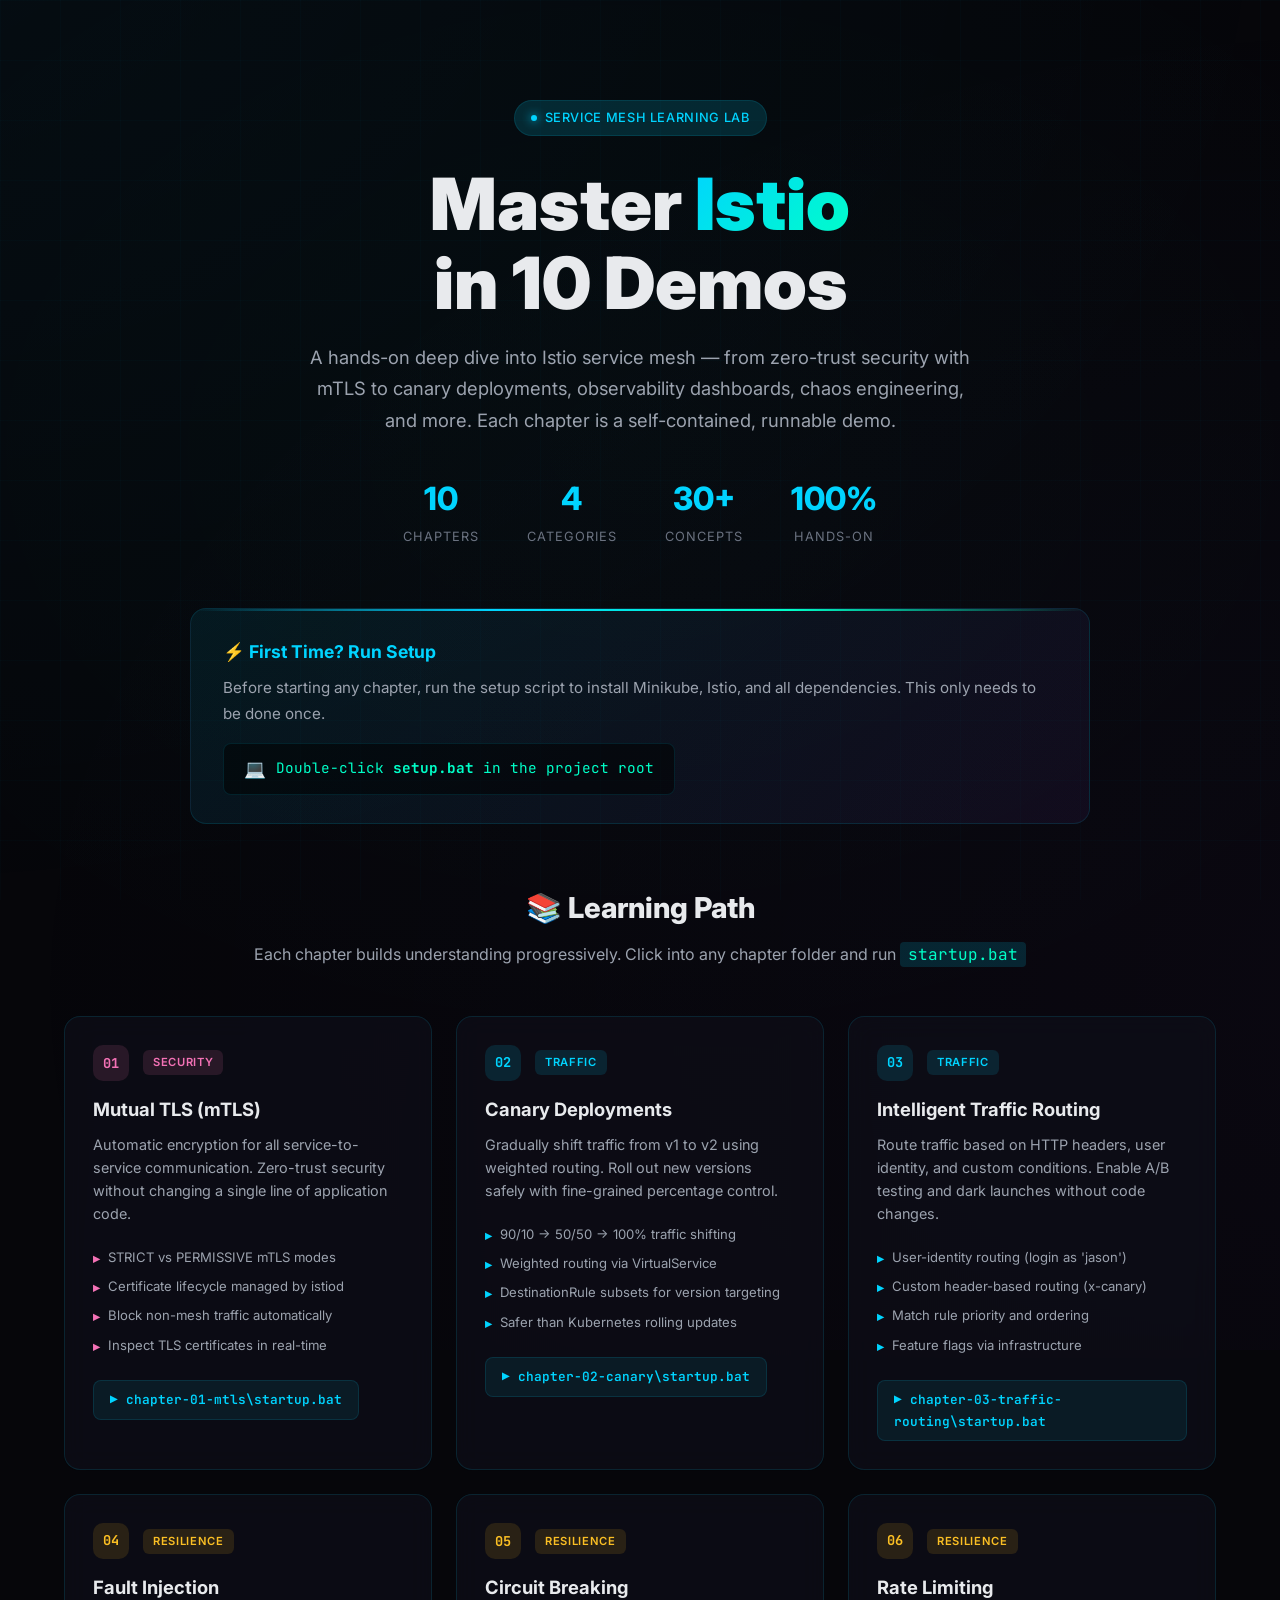
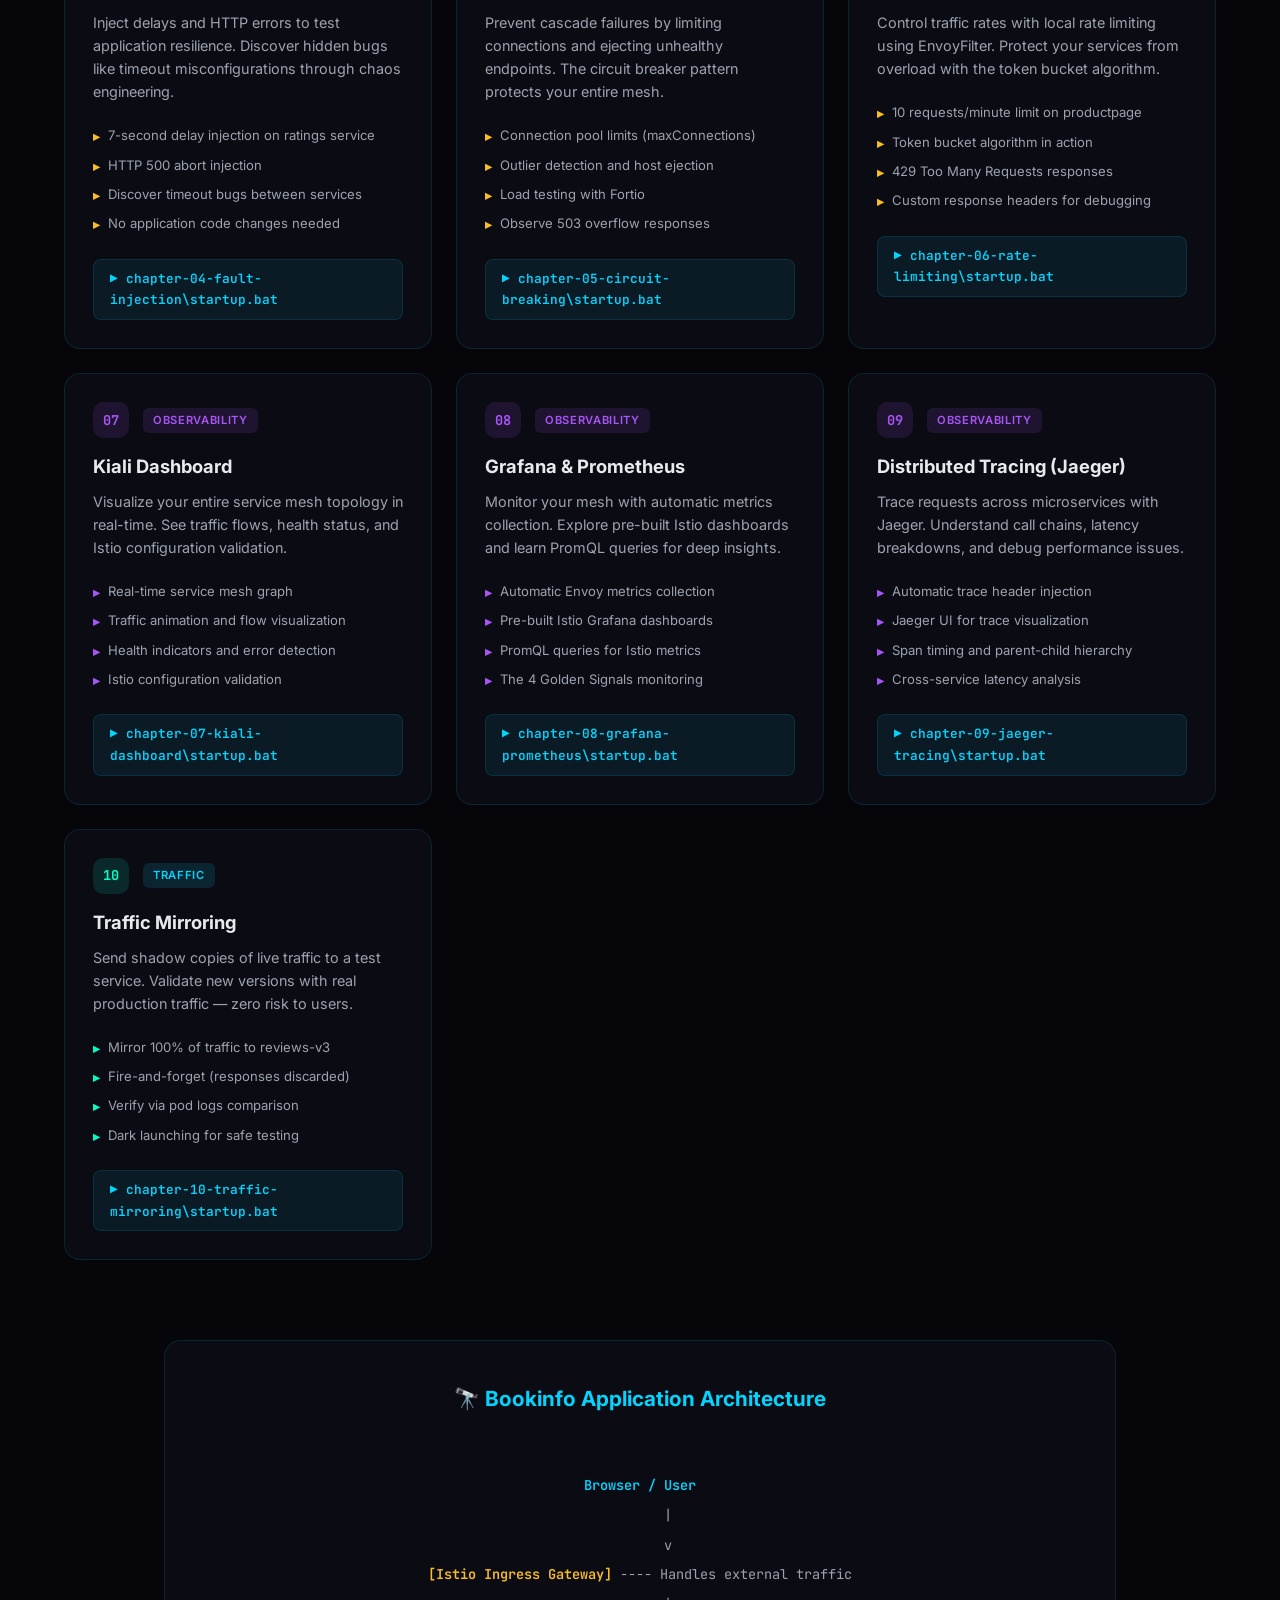
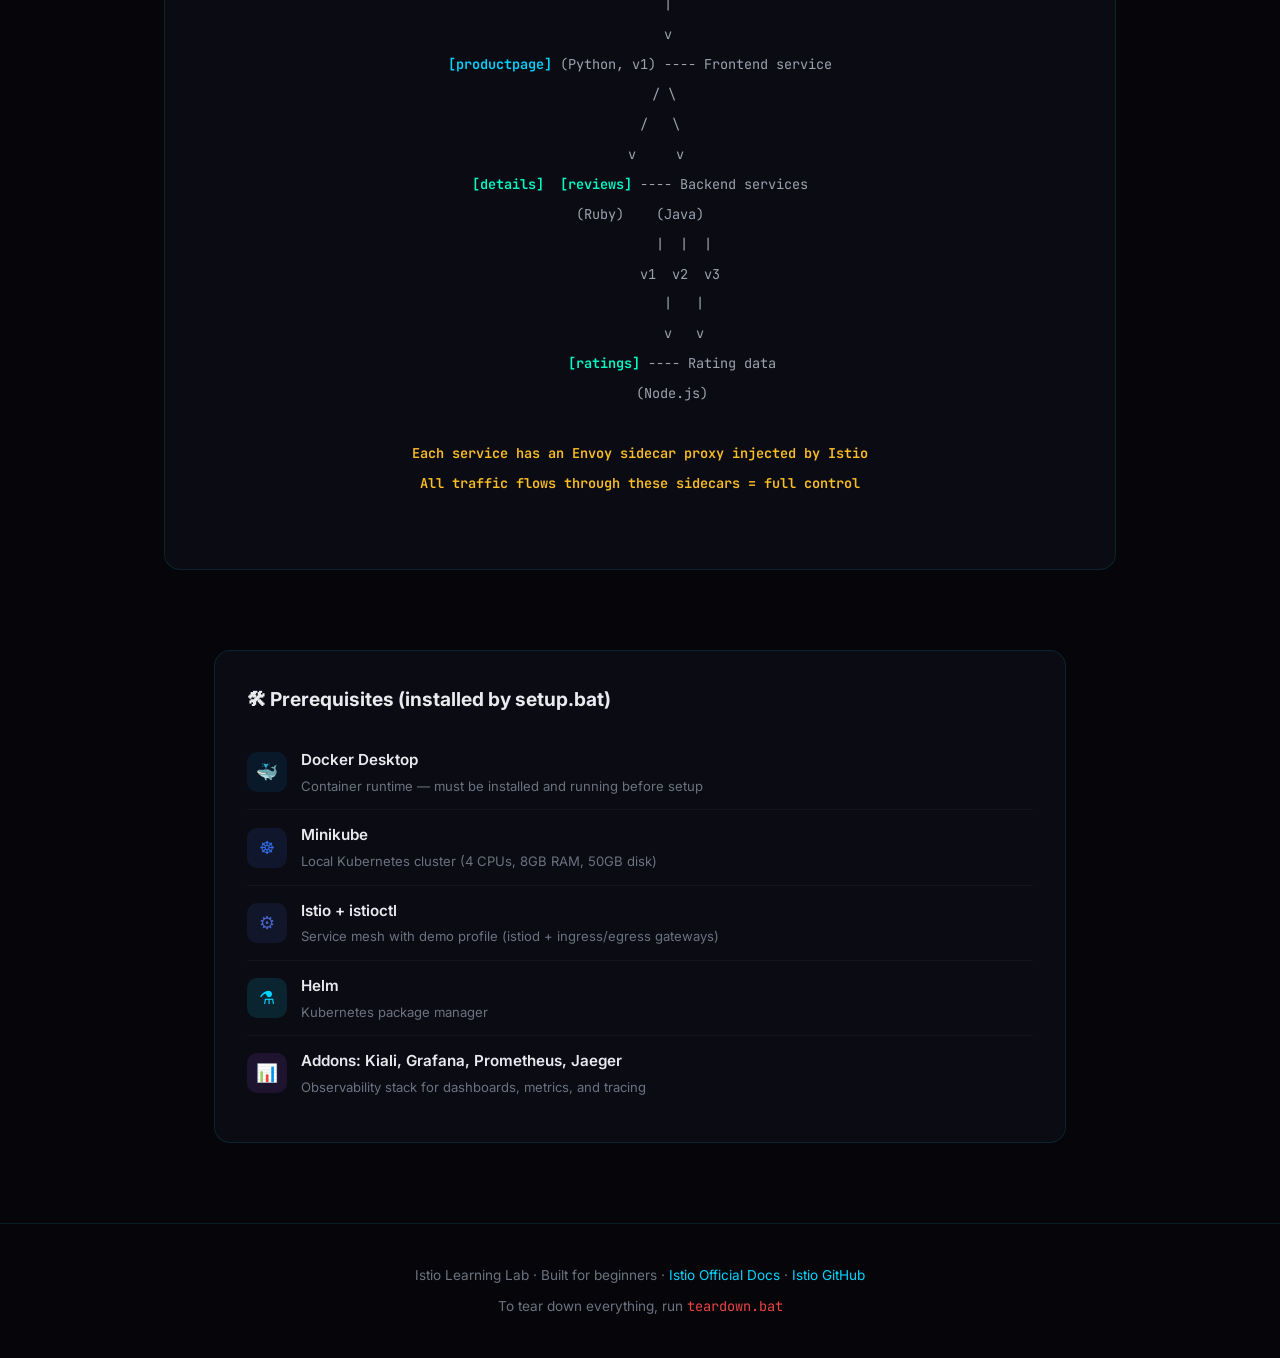
<file: index.html>
<!DOCTYPE html>
<html lang="en">
<head>
    <meta charset="UTF-8">
    <meta name="viewport" content="width=device-width, initial-scale=1.0">
    <title>Istio Learning Lab — 10 Hands-On Demos</title>
    <meta name="description" content="A comprehensive hands-on learning lab for Istio service mesh with 10 interactive demo chapters covering mTLS, canary deployments, traffic routing, observability, and more.">
    <link rel="preconnect" href="https://fonts.googleapis.com">
    <link rel="preconnect" href="https://fonts.gstatic.com" crossorigin>
    <link href="https://fonts.googleapis.com/css2?family=Inter:wght@300;400;500;600;700;800;900&family=JetBrains+Mono:wght@400;500;600&display=swap" rel="stylesheet">
    <style>
        *, *::before, *::after { margin: 0; padding: 0; box-sizing: border-box; }

        :root {
            --bg-primary: #06060a;
            --bg-secondary: #0c0c14;
            --bg-card: rgba(15, 15, 25, 0.7);
            --border: rgba(0, 212, 255, 0.12);
            --border-hover: rgba(0, 212, 255, 0.35);
            --cyan: #00d4ff;
            --cyan-dim: rgba(0, 212, 255, 0.15);
            --teal: #00ffc8;
            --purple: #a855f7;
            --pink: #f472b6;
            --text-primary: #e8eaed;
            --text-secondary: #9ca3af;
            --text-dim: #6b7280;
            --font-sans: 'Inter', -apple-system, BlinkMacSystemFont, sans-serif;
            --font-mono: 'JetBrains Mono', 'Cascadia Code', 'Fira Code', monospace;
        }

        body {
            font-family: var(--font-sans);
            background: var(--bg-primary);
            color: var(--text-primary);
            line-height: 1.7;
            overflow-x: hidden;
            min-height: 100vh;
        }

        /* Ambient Background Effects */
        body::before {
            content: '';
            position: fixed;
            top: -50%;
            left: -50%;
            width: 200%;
            height: 200%;
            background: radial-gradient(ellipse at 20% 20%, rgba(0, 212, 255, 0.04) 0%, transparent 50%),
                        radial-gradient(ellipse at 80% 80%, rgba(168, 85, 247, 0.03) 0%, transparent 50%),
                        radial-gradient(ellipse at 50% 50%, rgba(0, 255, 200, 0.02) 0%, transparent 50%);
            z-index: -1;
            animation: ambientShift 20s ease-in-out infinite alternate;
        }

        @keyframes ambientShift {
            0% { transform: translate(0, 0) rotate(0deg); }
            100% { transform: translate(-2%, -2%) rotate(3deg); }
        }

        /* Grid Pattern Overlay */
        .grid-overlay {
            position: fixed;
            inset: 0;
            background-image:
                linear-gradient(rgba(0, 212, 255, 0.02) 1px, transparent 1px),
                linear-gradient(90deg, rgba(0, 212, 255, 0.02) 1px, transparent 1px);
            background-size: 60px 60px;
            z-index: -1;
            pointer-events: none;
        }

        /* Hero Section */
        .hero {
            text-align: center;
            padding: 100px 24px 60px;
            position: relative;
        }

        .hero-badge {
            display: inline-flex;
            align-items: center;
            gap: 8px;
            padding: 6px 16px;
            background: var(--cyan-dim);
            border: 1px solid var(--border);
            border-radius: 100px;
            font-size: 0.8rem;
            font-weight: 500;
            color: var(--cyan);
            letter-spacing: 0.05em;
            text-transform: uppercase;
            margin-bottom: 28px;
            animation: fadeInDown 0.8s ease-out;
        }

        .hero-badge::before {
            content: '';
            width: 6px;
            height: 6px;
            border-radius: 50%;
            background: var(--cyan);
            box-shadow: 0 0 10px var(--cyan);
            animation: pulse 2s infinite;
        }

        @keyframes pulse {
            0%, 100% { opacity: 1; transform: scale(1); }
            50% { opacity: 0.5; transform: scale(1.3); }
        }

        @keyframes fadeInDown {
            from { opacity: 0; transform: translateY(-20px); }
            to { opacity: 1; transform: translateY(0); }
        }

        .hero h1 {
            font-size: clamp(2.5rem, 6vw, 4.5rem);
            font-weight: 900;
            line-height: 1.1;
            margin-bottom: 20px;
            animation: fadeInDown 0.8s ease-out 0.15s both;
        }

        .hero h1 .gradient-text {
            background: linear-gradient(135deg, var(--cyan), var(--teal), var(--cyan));
            background-size: 200% 200%;
            -webkit-background-clip: text;
            -webkit-text-fill-color: transparent;
            animation: gradientShift 4s ease-in-out infinite;
        }

        @keyframes gradientShift {
            0%, 100% { background-position: 0% 50%; }
            50% { background-position: 100% 50%; }
        }

        .hero p {
            font-size: 1.15rem;
            color: var(--text-secondary);
            max-width: 680px;
            margin: 0 auto 36px;
            animation: fadeInDown 0.8s ease-out 0.3s both;
        }

        .hero-stats {
            display: flex;
            justify-content: center;
            gap: 48px;
            flex-wrap: wrap;
            animation: fadeInDown 0.8s ease-out 0.45s both;
        }

        .stat {
            text-align: center;
        }

        .stat-number {
            font-size: 2rem;
            font-weight: 800;
            color: var(--cyan);
        }

        .stat-label {
            font-size: 0.8rem;
            color: var(--text-dim);
            text-transform: uppercase;
            letter-spacing: 0.08em;
        }

        /* Setup Banner */
        .setup-banner {
            max-width: 900px;
            margin: 0 auto 60px;
            padding: 28px 32px;
            background: linear-gradient(135deg, rgba(0, 212, 255, 0.08), rgba(168, 85, 247, 0.06));
            border: 1px solid var(--border);
            border-radius: 16px;
            position: relative;
            overflow: hidden;
        }

        .setup-banner::before {
            content: '';
            position: absolute;
            top: 0;
            left: 0;
            right: 0;
            height: 2px;
            background: linear-gradient(90deg, transparent, var(--cyan), var(--teal), transparent);
        }

        .setup-banner h3 {
            font-size: 1.1rem;
            font-weight: 700;
            margin-bottom: 8px;
            color: var(--cyan);
        }

        .setup-banner p {
            color: var(--text-secondary);
            font-size: 0.95rem;
            margin-bottom: 16px;
        }

        .setup-cmd {
            display: inline-flex;
            align-items: center;
            gap: 10px;
            padding: 10px 20px;
            background: rgba(0, 0, 0, 0.5);
            border: 1px solid var(--border);
            border-radius: 8px;
            font-family: var(--font-mono);
            font-size: 0.9rem;
            color: var(--teal);
            cursor: pointer;
            transition: all 0.3s;
        }

        .setup-cmd:hover {
            border-color: var(--border-hover);
            background: rgba(0, 212, 255, 0.05);
        }

        .setup-cmd .icon { font-size: 1.1rem; }

        /* Chapters Grid */
        .chapters-section {
            max-width: 1200px;
            margin: 0 auto;
            padding: 0 24px 80px;
        }

        .section-header {
            text-align: center;
            margin-bottom: 48px;
        }

        .section-header h2 {
            font-size: 1.8rem;
            font-weight: 800;
            margin-bottom: 8px;
        }

        .section-header p {
            color: var(--text-secondary);
        }

        .chapters-grid {
            display: grid;
            grid-template-columns: repeat(auto-fill, minmax(340px, 1fr));
            gap: 24px;
        }

        .chapter-card {
            position: relative;
            background: var(--bg-card);
            border: 1px solid var(--border);
            border-radius: 16px;
            padding: 28px;
            transition: all 0.4s cubic-bezier(0.4, 0, 0.2, 1);
            cursor: default;
            backdrop-filter: blur(12px);
            overflow: hidden;
        }

        .chapter-card::before {
            content: '';
            position: absolute;
            top: 0;
            left: 0;
            right: 0;
            height: 3px;
            background: var(--card-accent, var(--cyan));
            opacity: 0;
            transition: opacity 0.4s;
        }

        .chapter-card:hover {
            border-color: var(--border-hover);
            transform: translateY(-4px);
            box-shadow: 0 12px 40px rgba(0, 212, 255, 0.08);
        }

        .chapter-card:hover::before {
            opacity: 1;
        }

        .chapter-number {
            display: inline-flex;
            align-items: center;
            justify-content: center;
            width: 36px;
            height: 36px;
            border-radius: 10px;
            background: var(--card-accent-bg, var(--cyan-dim));
            color: var(--card-accent, var(--cyan));
            font-size: 0.85rem;
            font-weight: 700;
            font-family: var(--font-mono);
            margin-bottom: 16px;
        }

        .chapter-category {
            display: inline-block;
            padding: 3px 10px;
            border-radius: 6px;
            font-size: 0.7rem;
            font-weight: 600;
            text-transform: uppercase;
            letter-spacing: 0.06em;
            margin-left: 10px;
            vertical-align: middle;
        }

        .cat-security {
            background: rgba(244, 114, 182, 0.12);
            color: #f472b6;
        }
        .cat-traffic {
            background: rgba(0, 212, 255, 0.12);
            color: #00d4ff;
        }
        .cat-resilience {
            background: rgba(251, 191, 36, 0.12);
            color: #fbbf24;
        }
        .cat-observability {
            background: rgba(168, 85, 247, 0.12);
            color: #a855f7;
        }

        .chapter-card h3 {
            font-size: 1.15rem;
            font-weight: 700;
            margin-bottom: 10px;
            line-height: 1.4;
        }

        .chapter-card p {
            color: var(--text-secondary);
            font-size: 0.9rem;
            line-height: 1.6;
            margin-bottom: 18px;
        }

        .chapter-features {
            list-style: none;
            margin-bottom: 20px;
        }

        .chapter-features li {
            display: flex;
            align-items: flex-start;
            gap: 8px;
            font-size: 0.82rem;
            color: var(--text-secondary);
            padding: 3px 0;
        }

        .chapter-features li::before {
            content: '▸';
            color: var(--card-accent, var(--cyan));
            font-weight: bold;
            flex-shrink: 0;
            margin-top: 1px;
        }

        .chapter-actions {
            display: flex;
            gap: 10px;
            flex-wrap: wrap;
        }

        .btn-run {
            display: inline-flex;
            align-items: center;
            gap: 6px;
            padding: 8px 16px;
            border-radius: 8px;
            font-size: 0.8rem;
            font-weight: 600;
            font-family: var(--font-mono);
            border: 1px solid var(--border);
            background: rgba(0, 212, 255, 0.08);
            color: var(--cyan);
            cursor: default;
            transition: all 0.3s;
        }

        .btn-guide {
            display: inline-flex;
            align-items: center;
            gap: 6px;
            padding: 8px 16px;
            border-radius: 8px;
            font-size: 0.8rem;
            font-weight: 600;
            border: 1px solid var(--border);
            background: transparent;
            color: var(--text-secondary);
            cursor: default;
            transition: all 0.3s;
        }

        /* Architecture Section */
        .architecture-section {
            max-width: 1000px;
            margin: 0 auto 80px;
            padding: 0 24px;
        }

        .arch-diagram {
            background: var(--bg-card);
            border: 1px solid var(--border);
            border-radius: 16px;
            padding: 40px;
            text-align: center;
            backdrop-filter: blur(12px);
        }

        .arch-diagram h3 {
            font-size: 1.3rem;
            margin-bottom: 24px;
            color: var(--cyan);
        }

        .arch-flow {
            font-family: var(--font-mono);
            font-size: 0.85rem;
            line-height: 2.2;
            color: var(--text-secondary);
            white-space: pre-wrap;
        }

        .arch-flow .highlight { color: var(--cyan); font-weight: 600; }
        .arch-flow .accent { color: var(--teal); font-weight: 600; }
        .arch-flow .warning { color: #fbbf24; font-weight: 600; }

        /* Prerequisites */
        .prereqs {
            max-width: 900px;
            margin: 0 auto 80px;
            padding: 0 24px;
        }

        .prereqs-card {
            background: var(--bg-card);
            border: 1px solid var(--border);
            border-radius: 16px;
            padding: 32px;
            backdrop-filter: blur(12px);
        }

        .prereqs-card h3 {
            font-size: 1.2rem;
            margin-bottom: 20px;
        }

        .prereq-item {
            display: flex;
            align-items: center;
            gap: 14px;
            padding: 12px 0;
            border-bottom: 1px solid rgba(255,255,255,0.04);
        }

        .prereq-item:last-child { border-bottom: none; }

        .prereq-icon {
            width: 40px;
            height: 40px;
            border-radius: 10px;
            display: flex;
            align-items: center;
            justify-content: center;
            font-size: 1.1rem;
            flex-shrink: 0;
        }

        .prereq-info h4 {
            font-size: 0.95rem;
            font-weight: 600;
            margin-bottom: 2px;
        }

        .prereq-info p {
            font-size: 0.82rem;
            color: var(--text-dim);
        }

        /* Footer */
        footer {
            text-align: center;
            padding: 40px 24px;
            border-top: 1px solid var(--border);
            color: var(--text-dim);
            font-size: 0.85rem;
        }

        footer a {
            color: var(--cyan);
            text-decoration: none;
        }

        footer a:hover { text-decoration: underline; }

        /* Animations */
        .fade-in {
            opacity: 0;
            transform: translateY(24px);
            animation: fadeIn 0.6s ease-out forwards;
        }

        @keyframes fadeIn {
            to { opacity: 1; transform: translateY(0); }
        }

        .chapter-card:nth-child(1) { animation-delay: 0.1s; }
        .chapter-card:nth-child(2) { animation-delay: 0.15s; }
        .chapter-card:nth-child(3) { animation-delay: 0.2s; }
        .chapter-card:nth-child(4) { animation-delay: 0.25s; }
        .chapter-card:nth-child(5) { animation-delay: 0.3s; }
        .chapter-card:nth-child(6) { animation-delay: 0.35s; }
        .chapter-card:nth-child(7) { animation-delay: 0.4s; }
        .chapter-card:nth-child(8) { animation-delay: 0.45s; }
        .chapter-card:nth-child(9) { animation-delay: 0.5s; }
        .chapter-card:nth-child(10) { animation-delay: 0.55s; }

        /* Responsive */
        @media (max-width: 768px) {
            .hero { padding: 60px 16px 40px; }
            .hero-stats { gap: 28px; }
            .chapters-grid { grid-template-columns: 1fr; }
            .arch-flow { font-size: 0.7rem; }
        }

        /* Scrollbar */
        ::-webkit-scrollbar { width: 8px; }
        ::-webkit-scrollbar-track { background: var(--bg-primary); }
        ::-webkit-scrollbar-thumb { background: rgba(0, 212, 255, 0.2); border-radius: 4px; }
        ::-webkit-scrollbar-thumb:hover { background: rgba(0, 212, 255, 0.35); }
    </style>
</head>
<body>
    <div class="grid-overlay"></div>

    <!-- Hero -->
    <section class="hero">
        <div class="hero-badge">Service Mesh Learning Lab</div>
        <h1>Master <span class="gradient-text">Istio</span><br>in 10 Demos</h1>
        <p>A hands-on deep dive into Istio service mesh — from zero-trust security with mTLS to canary deployments, observability dashboards, chaos engineering, and more. Each chapter is a self-contained, runnable demo.</p>
        <div class="hero-stats">
            <div class="stat">
                <div class="stat-number">10</div>
                <div class="stat-label">Chapters</div>
            </div>
            <div class="stat">
                <div class="stat-number">4</div>
                <div class="stat-label">Categories</div>
            </div>
            <div class="stat">
                <div class="stat-number">30+</div>
                <div class="stat-label">Concepts</div>
            </div>
            <div class="stat">
                <div class="stat-number">100%</div>
                <div class="stat-label">Hands-On</div>
            </div>
        </div>
    </section>

    <!-- Setup Banner -->
    <section class="setup-banner fade-in" style="animation-delay: 0.5s;">
        <h3>&#9889; First Time? Run Setup</h3>
        <p>Before starting any chapter, run the setup script to install Minikube, Istio, and all dependencies. This only needs to be done once.</p>
        <div class="setup-cmd">
            <span class="icon">&#128187;</span>
            <span>Double-click <strong>setup.bat</strong> in the project root</span>
        </div>
    </section>

    <!-- Chapters -->
    <section class="chapters-section">
        <div class="section-header">
            <h2>&#128218; Learning Path</h2>
            <p>Each chapter builds understanding progressively. Click into any chapter folder and run <code style="color: var(--teal); font-family: var(--font-mono); background: var(--cyan-dim); padding: 2px 8px; border-radius: 4px;">startup.bat</code></p>
        </div>

        <div class="chapters-grid">

            <!-- Chapter 1 -->
            <div class="chapter-card fade-in" style="--card-accent: #f472b6; --card-accent-bg: rgba(244,114,182,0.12);">
                <div>
                    <span class="chapter-number">01</span>
                    <span class="chapter-category cat-security">Security</span>
                </div>
                <h3>Mutual TLS (mTLS)</h3>
                <p>Automatic encryption for all service-to-service communication. Zero-trust security without changing a single line of application code.</p>
                <ul class="chapter-features">
                    <li>STRICT vs PERMISSIVE mTLS modes</li>
                    <li>Certificate lifecycle managed by istiod</li>
                    <li>Block non-mesh traffic automatically</li>
                    <li>Inspect TLS certificates in real-time</li>
                </ul>
                <div class="chapter-actions">
                    <span class="btn-run">&#9654; chapter-01-mtls\startup.bat</span>
                </div>
            </div>

            <!-- Chapter 2 -->
            <div class="chapter-card fade-in" style="--card-accent: #00d4ff; --card-accent-bg: rgba(0,212,255,0.12);">
                <div>
                    <span class="chapter-number">02</span>
                    <span class="chapter-category cat-traffic">Traffic</span>
                </div>
                <h3>Canary Deployments</h3>
                <p>Gradually shift traffic from v1 to v2 using weighted routing. Roll out new versions safely with fine-grained percentage control.</p>
                <ul class="chapter-features">
                    <li>90/10 &rarr; 50/50 &rarr; 100% traffic shifting</li>
                    <li>Weighted routing via VirtualService</li>
                    <li>DestinationRule subsets for version targeting</li>
                    <li>Safer than Kubernetes rolling updates</li>
                </ul>
                <div class="chapter-actions">
                    <span class="btn-run">&#9654; chapter-02-canary\startup.bat</span>
                </div>
            </div>

            <!-- Chapter 3 -->
            <div class="chapter-card fade-in" style="--card-accent: #00d4ff; --card-accent-bg: rgba(0,212,255,0.12);">
                <div>
                    <span class="chapter-number">03</span>
                    <span class="chapter-category cat-traffic">Traffic</span>
                </div>
                <h3>Intelligent Traffic Routing</h3>
                <p>Route traffic based on HTTP headers, user identity, and custom conditions. Enable A/B testing and dark launches without code changes.</p>
                <ul class="chapter-features">
                    <li>User-identity routing (login as 'jason')</li>
                    <li>Custom header-based routing (x-canary)</li>
                    <li>Match rule priority and ordering</li>
                    <li>Feature flags via infrastructure</li>
                </ul>
                <div class="chapter-actions">
                    <span class="btn-run">&#9654; chapter-03-traffic-routing\startup.bat</span>
                </div>
            </div>

            <!-- Chapter 4 -->
            <div class="chapter-card fade-in" style="--card-accent: #fbbf24; --card-accent-bg: rgba(251,191,36,0.12);">
                <div>
                    <span class="chapter-number">04</span>
                    <span class="chapter-category cat-resilience">Resilience</span>
                </div>
                <h3>Fault Injection</h3>
                <p>Inject delays and HTTP errors to test application resilience. Discover hidden bugs like timeout misconfigurations through chaos engineering.</p>
                <ul class="chapter-features">
                    <li>7-second delay injection on ratings service</li>
                    <li>HTTP 500 abort injection</li>
                    <li>Discover timeout bugs between services</li>
                    <li>No application code changes needed</li>
                </ul>
                <div class="chapter-actions">
                    <span class="btn-run">&#9654; chapter-04-fault-injection\startup.bat</span>
                </div>
            </div>

            <!-- Chapter 5 -->
            <div class="chapter-card fade-in" style="--card-accent: #fbbf24; --card-accent-bg: rgba(251,191,36,0.12);">
                <div>
                    <span class="chapter-number">05</span>
                    <span class="chapter-category cat-resilience">Resilience</span>
                </div>
                <h3>Circuit Breaking</h3>
                <p>Prevent cascade failures by limiting connections and ejecting unhealthy endpoints. The circuit breaker pattern protects your entire mesh.</p>
                <ul class="chapter-features">
                    <li>Connection pool limits (maxConnections)</li>
                    <li>Outlier detection and host ejection</li>
                    <li>Load testing with Fortio</li>
                    <li>Observe 503 overflow responses</li>
                </ul>
                <div class="chapter-actions">
                    <span class="btn-run">&#9654; chapter-05-circuit-breaking\startup.bat</span>
                </div>
            </div>

            <!-- Chapter 6 -->
            <div class="chapter-card fade-in" style="--card-accent: #fbbf24; --card-accent-bg: rgba(251,191,36,0.12);">
                <div>
                    <span class="chapter-number">06</span>
                    <span class="chapter-category cat-resilience">Resilience</span>
                </div>
                <h3>Rate Limiting</h3>
                <p>Control traffic rates with local rate limiting using EnvoyFilter. Protect your services from overload with the token bucket algorithm.</p>
                <ul class="chapter-features">
                    <li>10 requests/minute limit on productpage</li>
                    <li>Token bucket algorithm in action</li>
                    <li>429 Too Many Requests responses</li>
                    <li>Custom response headers for debugging</li>
                </ul>
                <div class="chapter-actions">
                    <span class="btn-run">&#9654; chapter-06-rate-limiting\startup.bat</span>
                </div>
            </div>

            <!-- Chapter 7 -->
            <div class="chapter-card fade-in" style="--card-accent: #a855f7; --card-accent-bg: rgba(168,85,247,0.12);">
                <div>
                    <span class="chapter-number">07</span>
                    <span class="chapter-category cat-observability">Observability</span>
                </div>
                <h3>Kiali Dashboard</h3>
                <p>Visualize your entire service mesh topology in real-time. See traffic flows, health status, and Istio configuration validation.</p>
                <ul class="chapter-features">
                    <li>Real-time service mesh graph</li>
                    <li>Traffic animation and flow visualization</li>
                    <li>Health indicators and error detection</li>
                    <li>Istio configuration validation</li>
                </ul>
                <div class="chapter-actions">
                    <span class="btn-run">&#9654; chapter-07-kiali-dashboard\startup.bat</span>
                </div>
            </div>

            <!-- Chapter 8 -->
            <div class="chapter-card fade-in" style="--card-accent: #a855f7; --card-accent-bg: rgba(168,85,247,0.12);">
                <div>
                    <span class="chapter-number">08</span>
                    <span class="chapter-category cat-observability">Observability</span>
                </div>
                <h3>Grafana &amp; Prometheus</h3>
                <p>Monitor your mesh with automatic metrics collection. Explore pre-built Istio dashboards and learn PromQL queries for deep insights.</p>
                <ul class="chapter-features">
                    <li>Automatic Envoy metrics collection</li>
                    <li>Pre-built Istio Grafana dashboards</li>
                    <li>PromQL queries for Istio metrics</li>
                    <li>The 4 Golden Signals monitoring</li>
                </ul>
                <div class="chapter-actions">
                    <span class="btn-run">&#9654; chapter-08-grafana-prometheus\startup.bat</span>
                </div>
            </div>

            <!-- Chapter 9 -->
            <div class="chapter-card fade-in" style="--card-accent: #a855f7; --card-accent-bg: rgba(168,85,247,0.12);">
                <div>
                    <span class="chapter-number">09</span>
                    <span class="chapter-category cat-observability">Observability</span>
                </div>
                <h3>Distributed Tracing (Jaeger)</h3>
                <p>Trace requests across microservices with Jaeger. Understand call chains, latency breakdowns, and debug performance issues.</p>
                <ul class="chapter-features">
                    <li>Automatic trace header injection</li>
                    <li>Jaeger UI for trace visualization</li>
                    <li>Span timing and parent-child hierarchy</li>
                    <li>Cross-service latency analysis</li>
                </ul>
                <div class="chapter-actions">
                    <span class="btn-run">&#9654; chapter-09-jaeger-tracing\startup.bat</span>
                </div>
            </div>

            <!-- Chapter 10 -->
            <div class="chapter-card fade-in" style="--card-accent: #00ffc8; --card-accent-bg: rgba(0,255,200,0.12);">
                <div>
                    <span class="chapter-number">10</span>
                    <span class="chapter-category cat-traffic">Traffic</span>
                </div>
                <h3>Traffic Mirroring</h3>
                <p>Send shadow copies of live traffic to a test service. Validate new versions with real production traffic — zero risk to users.</p>
                <ul class="chapter-features">
                    <li>Mirror 100% of traffic to reviews-v3</li>
                    <li>Fire-and-forget (responses discarded)</li>
                    <li>Verify via pod logs comparison</li>
                    <li>Dark launching for safe testing</li>
                </ul>
                <div class="chapter-actions">
                    <span class="btn-run">&#9654; chapter-10-traffic-mirroring\startup.bat</span>
                </div>
            </div>

        </div>
    </section>

    <!-- Architecture Overview -->
    <section class="architecture-section">
        <div class="arch-diagram">
            <h3>&#128301; Bookinfo Application Architecture</h3>
            <div class="arch-flow">
<span class="highlight">Browser / User</span>
       |
       v
<span class="warning">[Istio Ingress Gateway]</span> ---- Handles external traffic
       |
       v
<span class="highlight">[productpage]</span> (Python, v1) ---- Frontend service
      / \
     /   \
    v     v
<span class="accent">[details]</span>  <span class="accent">[reviews]</span> ---- Backend services
(Ruby)    (Java)
           |  |  |
          v1  v2  v3
           |   |
           v   v
        <span class="accent">[ratings]</span> ---- Rating data
        (Node.js)

<span class="warning">Each service has an Envoy sidecar proxy injected by Istio</span>
<span class="warning">All traffic flows through these sidecars = full control</span>
            </div>
        </div>
    </section>

    <!-- Prerequisites -->
    <section class="prereqs">
        <div class="prereqs-card">
            <h3>&#128736; Prerequisites (installed by setup.bat)</h3>
            <div class="prereq-item">
                <div class="prereq-icon" style="background: rgba(0,122,204,0.12); color: #007acc;">&#128051;</div>
                <div class="prereq-info">
                    <h4>Docker Desktop</h4>
                    <p>Container runtime — must be installed and running before setup</p>
                </div>
            </div>
            <div class="prereq-item">
                <div class="prereq-icon" style="background: rgba(50,109,230,0.12); color: #326de6;">&#9784;</div>
                <div class="prereq-info">
                    <h4>Minikube</h4>
                    <p>Local Kubernetes cluster (4 CPUs, 8GB RAM, 50GB disk)</p>
                </div>
            </div>
            <div class="prereq-item">
                <div class="prereq-icon" style="background: rgba(70,100,200,0.12); color: #4664c8;">&#9881;</div>
                <div class="prereq-info">
                    <h4>Istio + istioctl</h4>
                    <p>Service mesh with demo profile (istiod + ingress/egress gateways)</p>
                </div>
            </div>
            <div class="prereq-item">
                <div class="prereq-icon" style="background: rgba(0,212,255,0.12); color: #00d4ff;">&#9879;</div>
                <div class="prereq-info">
                    <h4>Helm</h4>
                    <p>Kubernetes package manager</p>
                </div>
            </div>
            <div class="prereq-item">
                <div class="prereq-icon" style="background: rgba(168,85,247,0.12); color: #a855f7;">&#128202;</div>
                <div class="prereq-info">
                    <h4>Addons: Kiali, Grafana, Prometheus, Jaeger</h4>
                    <p>Observability stack for dashboards, metrics, and tracing</p>
                </div>
            </div>
        </div>
    </section>

    <!-- Footer -->
    <footer>
        <p>Istio Learning Lab &middot; Built for beginners &middot; <a href="https://istio.io/latest/docs/" target="_blank" rel="noopener">Istio Official Docs</a> &middot; <a href="https://github.com/istio/istio" target="_blank" rel="noopener">Istio GitHub</a></p>
        <p style="margin-top: 8px; color: var(--text-dim);">To tear down everything, run <code style="font-family: var(--font-mono); color: #ef4444;">teardown.bat</code></p>
    </footer>

    <script>
        // Intersection Observer for fade-in animations
        const observer = new IntersectionObserver((entries) => {
            entries.forEach(entry => {
                if (entry.isIntersecting) {
                    entry.target.style.animationPlayState = 'running';
                    observer.unobserve(entry.target);
                }
            });
        }, { threshold: 0.1 });

        document.querySelectorAll('.fade-in').forEach(el => {
            el.style.animationPlayState = 'paused';
            observer.observe(el);
        });
    </script>
</body>
</html>
</file>
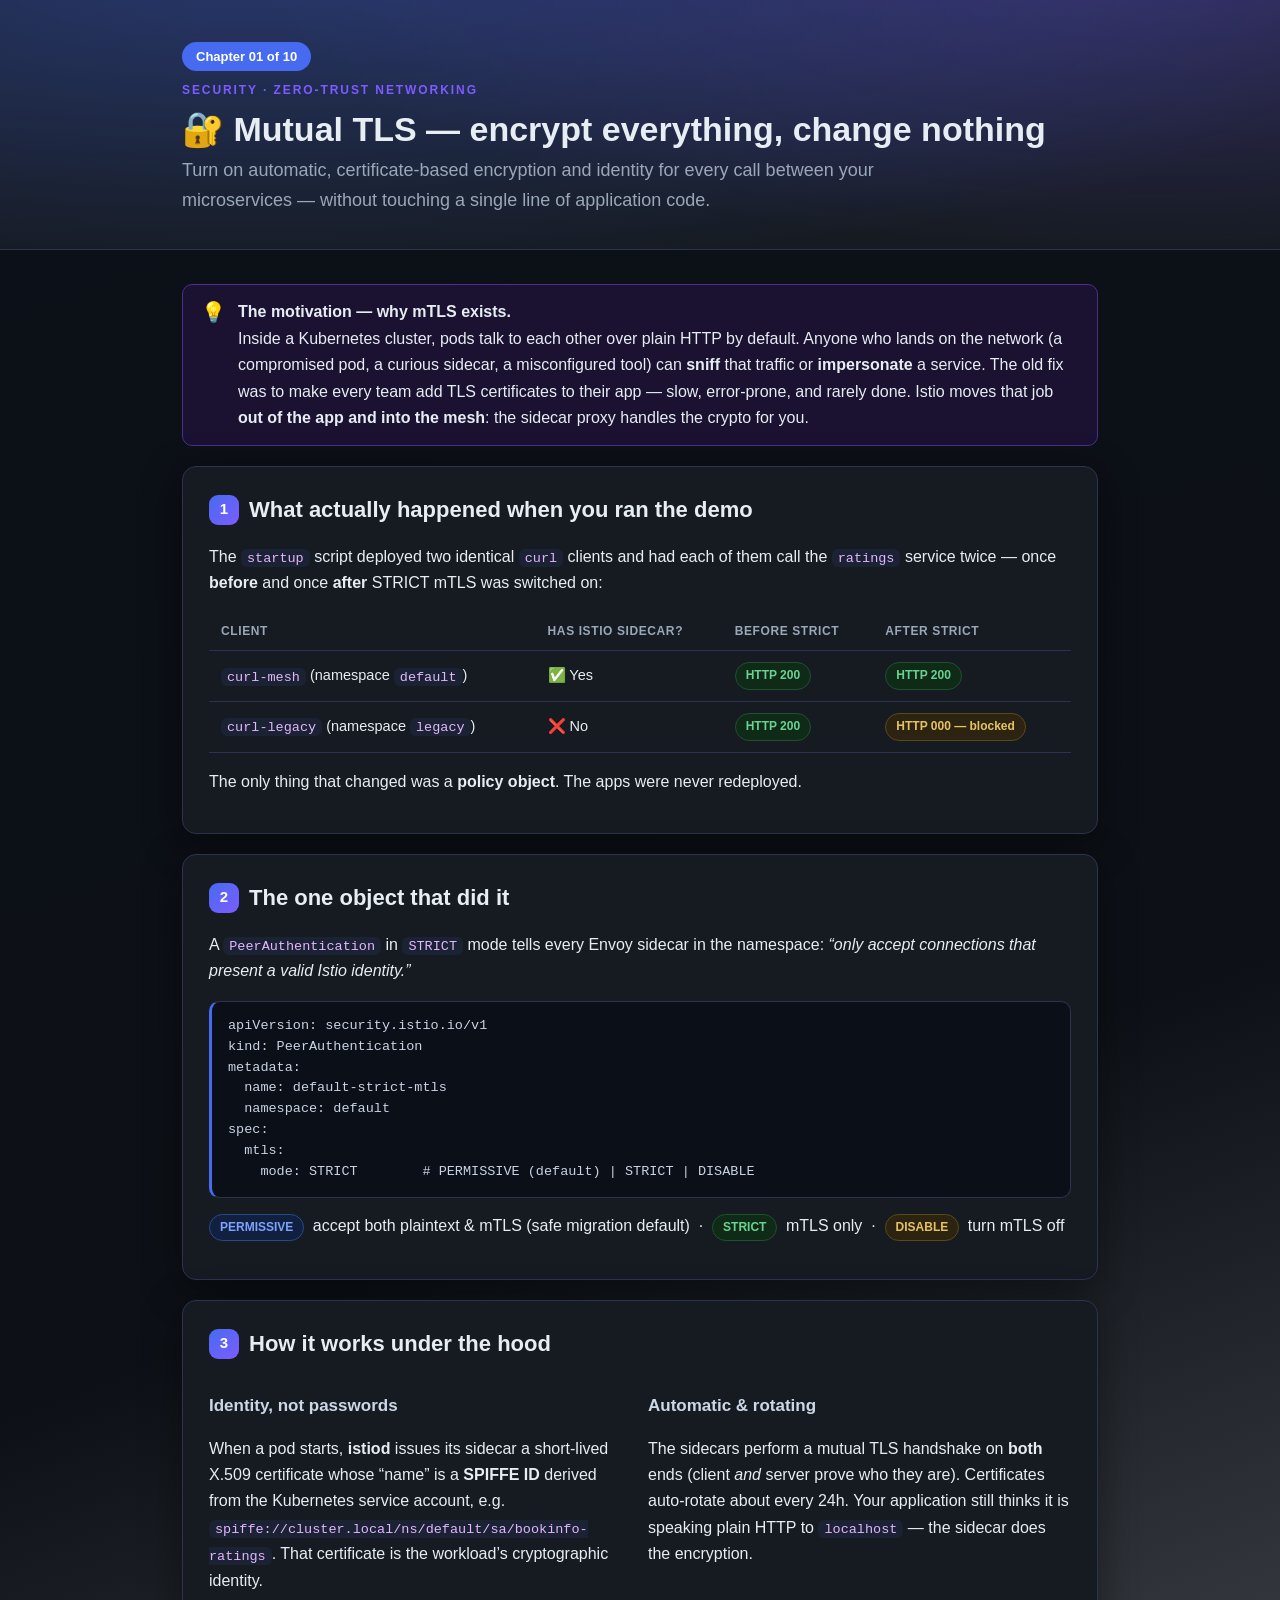
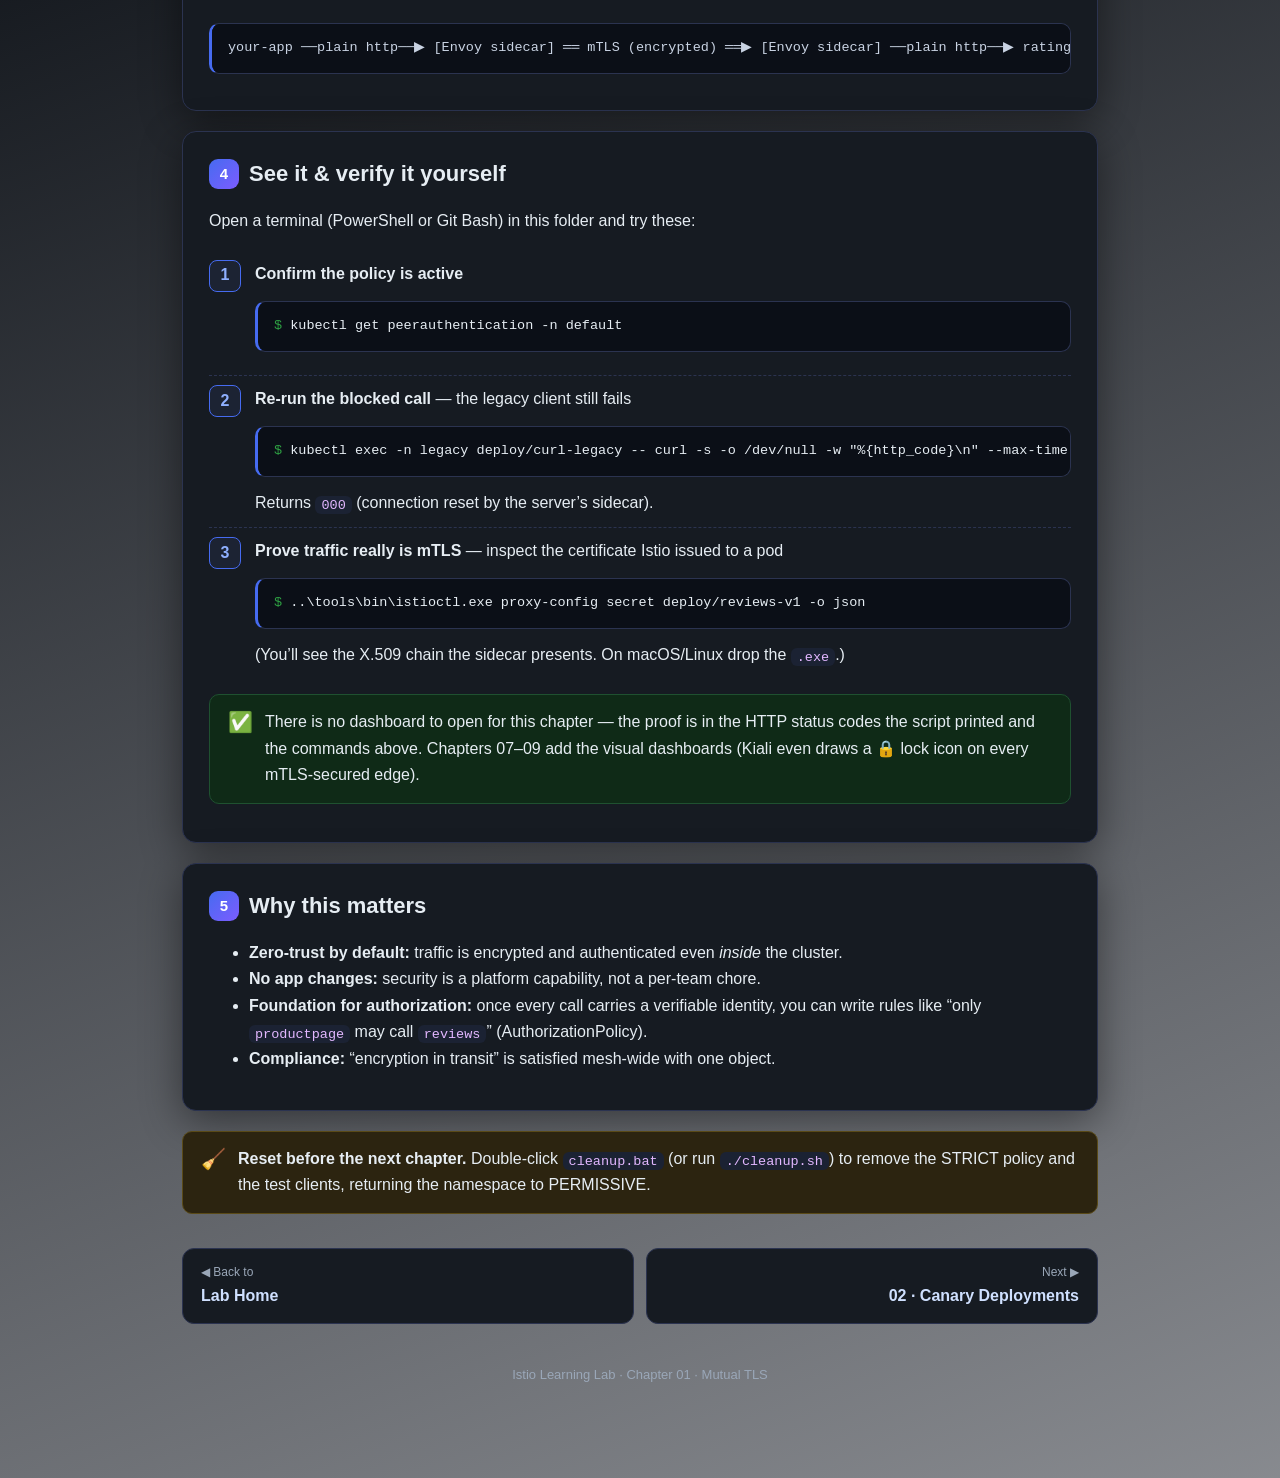
<file: chapter-01-mtls/guide.html>
<!DOCTYPE html>
<html lang="en">
<head>
<meta charset="UTF-8">
<meta name="viewport" content="width=device-width, initial-scale=1.0">
<title>Chapter 01 · Mutual TLS (mTLS) · Istio Learning Lab</title>
<link rel="stylesheet" href="../common/lab.css">
</head>
<body>

<header class="hero">
  <div class="wrap">
    <span class="chapter-badge">Chapter 01 of 10</span>
    <div class="eyebrow">Security · Zero-Trust Networking</div>
    <h1>🔐 Mutual TLS — encrypt everything, change nothing</h1>
    <p class="lead">Turn on automatic, certificate-based encryption and identity for every call between
    your microservices — without touching a single line of application code.</p>
  </div>
</header>

<div class="wrap">

  <div class="callout why">
    <div class="ico">💡</div>
    <div><b>The motivation — why mTLS exists.</b><br>
    Inside a Kubernetes cluster, pods talk to each other over plain HTTP by default. Anyone who lands
    on the network (a compromised pod, a curious sidecar, a misconfigured tool) can <b>sniff</b> that
    traffic or <b>impersonate</b> a service. The old fix was to make every team add TLS certificates
    to their app — slow, error-prone, and rarely done. Istio moves that job <b>out of the app and into
    the mesh</b>: the sidecar proxy handles the crypto for you.</div>
  </div>

  <div class="card">
    <h2><span class="num">1</span> What actually happened when you ran the demo</h2>
    <p>The <code>startup</code> script deployed two identical <code>curl</code> clients and had each of
    them call the <code>ratings</code> service twice — once <b>before</b> and once <b>after</b> STRICT
    mTLS was switched on:</p>
    <table>
      <tr><th>Client</th><th>Has Istio sidecar?</th><th>Before STRICT</th><th>After STRICT</th></tr>
      <tr><td><code>curl-mesh</code> (namespace <code>default</code>)</td><td>✅ Yes</td>
          <td><span class="tag green">HTTP 200</span></td><td><span class="tag green">HTTP 200</span></td></tr>
      <tr><td><code>curl-legacy</code> (namespace <code>legacy</code>)</td><td>❌ No</td>
          <td><span class="tag green">HTTP 200</span></td><td><span class="tag amber">HTTP 000 — blocked</span></td></tr>
    </table>
    <p>The only thing that changed was a <b>policy object</b>. The apps were never redeployed.</p>
  </div>

  <div class="card">
    <h2><span class="num">2</span> The one object that did it</h2>
    <p>A <code>PeerAuthentication</code> in <code>STRICT</code> mode tells every Envoy sidecar in the
    namespace: <i>“only accept connections that present a valid Istio identity.”</i></p>
<pre><code>apiVersion: security.istio.io/v1
kind: PeerAuthentication
metadata:
  name: default-strict-mtls
  namespace: default
spec:
  mtls:
    mode: STRICT        # PERMISSIVE (default) | STRICT | DISABLE</code></pre>
    <div class="pill-row">
      <span class="tag blue">PERMISSIVE</span> accept both plaintext &amp; mTLS (safe migration default)
      &nbsp;·&nbsp; <span class="tag green">STRICT</span> mTLS only
      &nbsp;·&nbsp; <span class="tag amber">DISABLE</span> turn mTLS off
    </div>
  </div>

  <div class="card">
    <h2><span class="num">3</span> How it works under the hood</h2>
    <div class="two">
      <div>
        <h3>Identity, not passwords</h3>
        <p>When a pod starts, <b>istiod</b> issues its sidecar a short-lived X.509 certificate whose
        “name” is a <b>SPIFFE ID</b> derived from the Kubernetes service account, e.g.
        <code>spiffe://cluster.local/ns/default/sa/bookinfo-ratings</code>. That certificate is the
        workload’s cryptographic identity.</p>
      </div>
      <div>
        <h3>Automatic &amp; rotating</h3>
        <p>The sidecars perform a mutual TLS handshake on <b>both</b> ends (client <i>and</i> server
        prove who they are). Certificates auto-rotate about every 24h. Your application still thinks
        it is speaking plain HTTP to <code>localhost</code> — the sidecar does the encryption.</p>
      </div>
    </div>
<pre><code>your-app ──plain http──▶ [Envoy sidecar] ══ mTLS (encrypted) ══▶ [Envoy sidecar] ──plain http──▶ ratings-app</code></pre>
  </div>

  <div class="card">
    <h2><span class="num">4</span> See it &amp; verify it yourself</h2>
    <p>Open a terminal (PowerShell or Git Bash) in this folder and try these:</p>
    <ol class="steps">
      <li><b>Confirm the policy is active</b>
<pre class="cmd">kubectl get peerauthentication -n default</pre></li>
      <li><b>Re-run the blocked call</b> — the legacy client still fails
<pre class="cmd">kubectl exec -n legacy deploy/curl-legacy -- curl -s -o /dev/null -w "%{http_code}\n" --max-time 6 http://ratings.default:9080/ratings/0</pre>
      Returns <code>000</code> (connection reset by the server’s sidecar).</li>
      <li><b>Prove traffic really is mTLS</b> — inspect the certificate Istio issued to a pod
<pre class="cmd">..\tools\bin\istioctl.exe proxy-config secret deploy/reviews-v1 -o json</pre>
      (You’ll see the X.509 chain the sidecar presents. On macOS/Linux drop the <code>.exe</code>.)</li>
    </ol>
    <div class="callout ok"><div class="ico">✅</div><div>There is no dashboard to open for this chapter —
    the proof is in the HTTP status codes the script printed and the commands above. Chapters 07–09 add
    the visual dashboards (Kiali even draws a 🔒 lock icon on every mTLS-secured edge).</div></div>
  </div>

  <div class="card">
    <h2><span class="num">5</span> Why this matters</h2>
    <ul>
      <li><b>Zero-trust by default:</b> traffic is encrypted and authenticated even <i>inside</i> the cluster.</li>
      <li><b>No app changes:</b> security is a platform capability, not a per-team chore.</li>
      <li><b>Foundation for authorization:</b> once every call carries a verifiable identity, you can write
      rules like “only <code>productpage</code> may call <code>reviews</code>” (AuthorizationPolicy).</li>
      <li><b>Compliance:</b> “encryption in transit” is satisfied mesh-wide with one object.</li>
    </ul>
  </div>

  <div class="callout warn"><div class="ico">🧹</div><div><b>Reset before the next chapter.</b>
  Double-click <code>cleanup.bat</code> (or run <code>./cleanup.sh</code>) to remove the STRICT policy and
  the test clients, returning the namespace to PERMISSIVE.</div></div>

  <nav class="nav">
    <a href="../index.html"><small>◀ Back to</small><b>Lab Home</b></a>
    <a class="next" href="../chapter-02-canary/guide.html"><small>Next ▶</small><b>02 · Canary Deployments</b></a>
  </nav>

  <p class="foot">Istio Learning Lab · Chapter 01 · Mutual TLS</p>
</div>
</body>
</html>
</file>
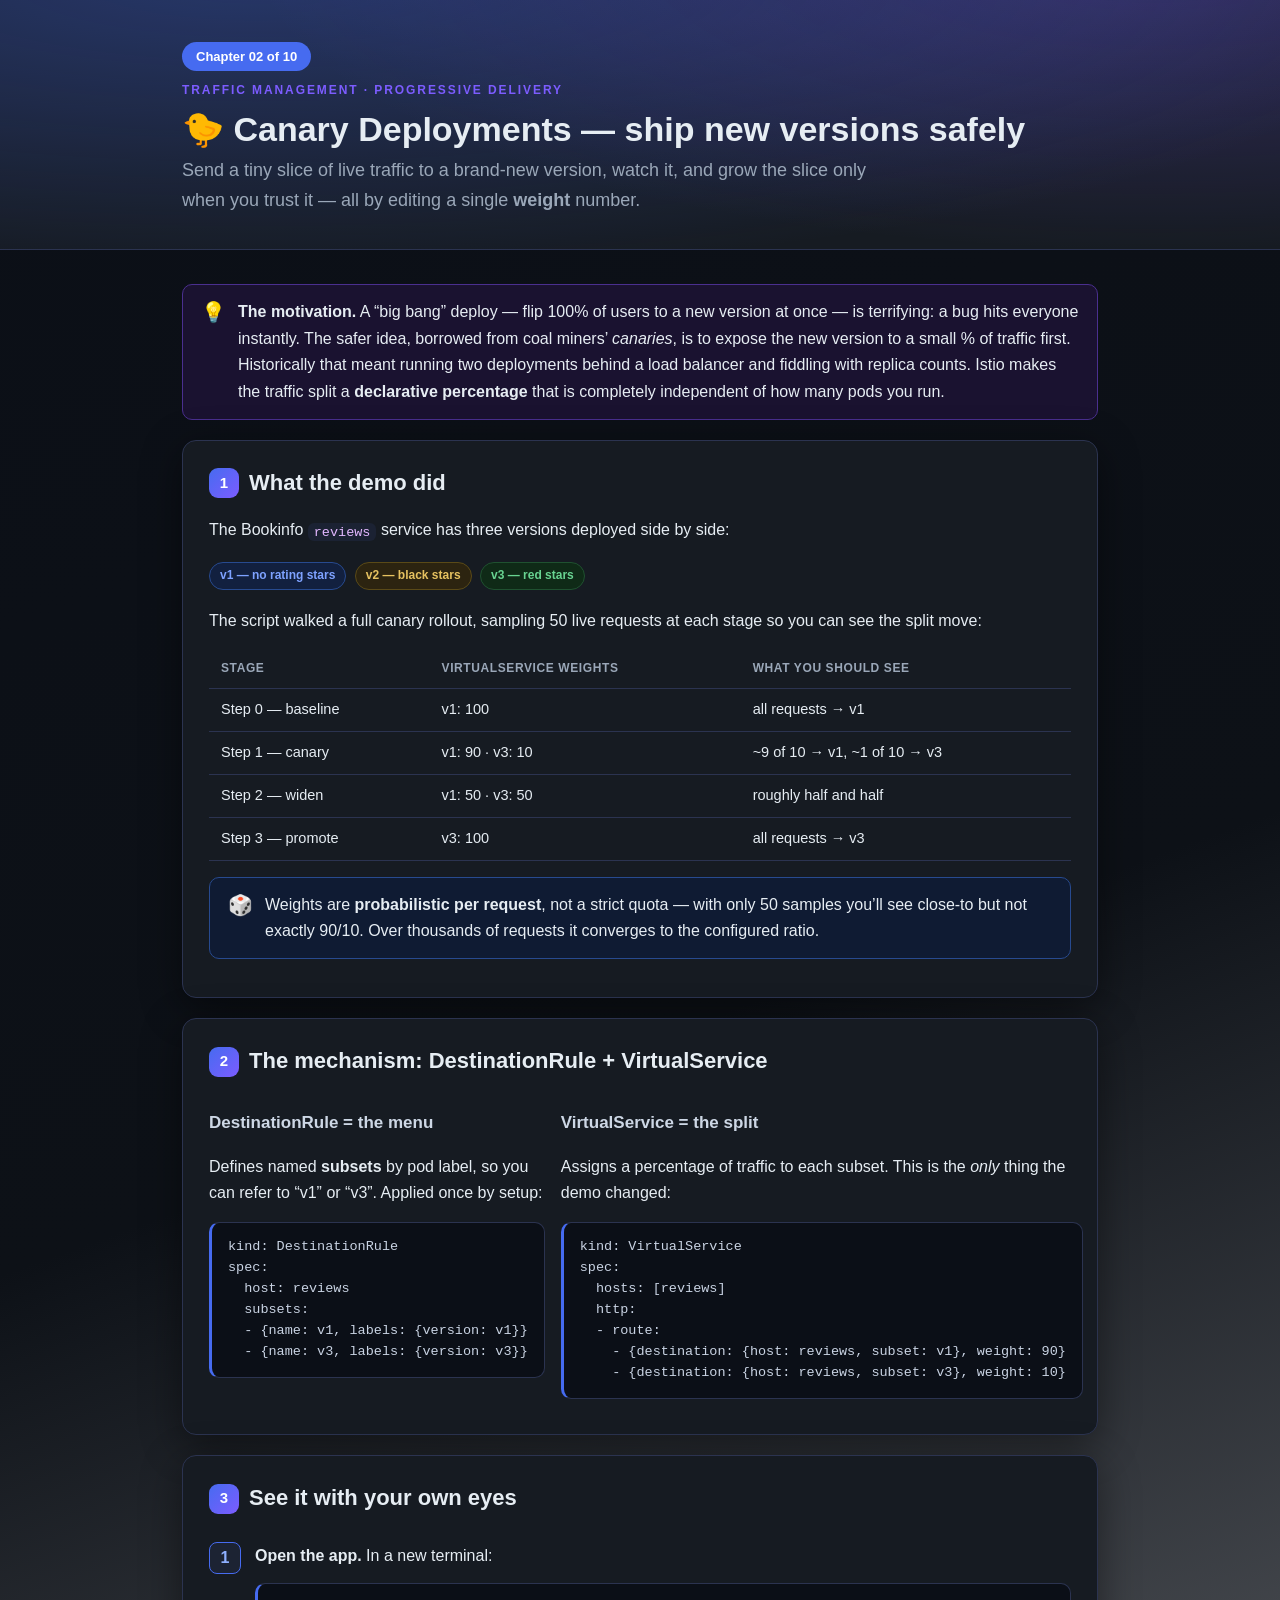
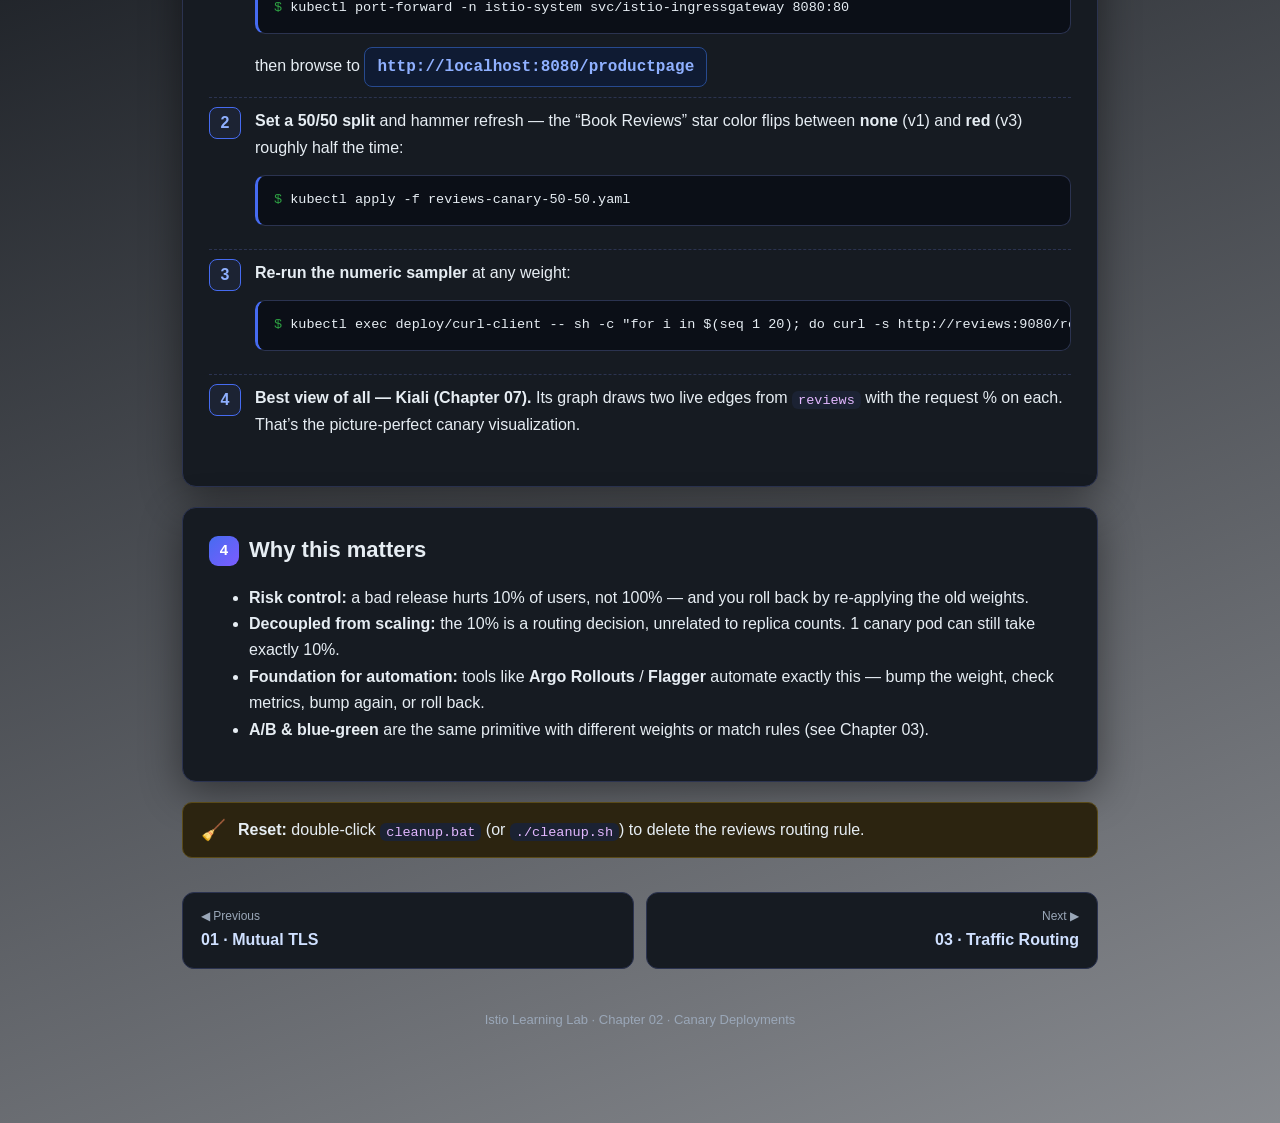
<file: chapter-02-canary/guide.html>
<!DOCTYPE html>
<html lang="en">
<head>
<meta charset="UTF-8">
<meta name="viewport" content="width=device-width, initial-scale=1.0">
<title>Chapter 02 · Canary Deployments · Istio Learning Lab</title>
<link rel="stylesheet" href="../common/lab.css">
</head>
<body>

<header class="hero">
  <div class="wrap">
    <span class="chapter-badge">Chapter 02 of 10</span>
    <div class="eyebrow">Traffic Management · Progressive Delivery</div>
    <h1>🐤 Canary Deployments — ship new versions safely</h1>
    <p class="lead">Send a tiny slice of live traffic to a brand-new version, watch it, and grow the
    slice only when you trust it — all by editing a single <b>weight</b> number.</p>
  </div>
</header>

<div class="wrap">

  <div class="callout why">
    <div class="ico">💡</div>
    <div><b>The motivation.</b> A “big bang” deploy — flip 100% of users to a new version at once — is
    terrifying: a bug hits everyone instantly. The safer idea, borrowed from coal miners’ <i>canaries</i>,
    is to expose the new version to a small % of traffic first. Historically that meant running two
    deployments behind a load balancer and fiddling with replica counts. Istio makes the traffic split
    a <b>declarative percentage</b> that is completely independent of how many pods you run.</div>
  </div>

  <div class="card">
    <h2><span class="num">1</span> What the demo did</h2>
    <p>The Bookinfo <code>reviews</code> service has three versions deployed side by side:</p>
    <div class="pill-row">
      <span class="tag blue">v1 — no rating stars</span>
      <span class="tag amber">v2 — black stars</span>
      <span class="tag green">v3 — red stars</span>
    </div>
    <p>The script walked a full canary rollout, sampling 50 live requests at each stage so you can see
    the split move:</p>
    <table>
      <tr><th>Stage</th><th>VirtualService weights</th><th>What you should see</th></tr>
      <tr><td>Step 0 — baseline</td><td>v1: 100</td><td>all requests → v1</td></tr>
      <tr><td>Step 1 — canary</td><td>v1: 90 · v3: 10</td><td>~9 of 10 → v1, ~1 of 10 → v3</td></tr>
      <tr><td>Step 2 — widen</td><td>v1: 50 · v3: 50</td><td>roughly half and half</td></tr>
      <tr><td>Step 3 — promote</td><td>v3: 100</td><td>all requests → v3</td></tr>
    </table>
    <div class="callout info"><div class="ico">🎲</div><div>Weights are <b>probabilistic per request</b>,
    not a strict quota — with only 50 samples you’ll see close-to but not exactly 90/10. Over thousands
    of requests it converges to the configured ratio.</div></div>
  </div>

  <div class="card">
    <h2><span class="num">2</span> The mechanism: DestinationRule + VirtualService</h2>
    <div class="two">
      <div>
        <h3>DestinationRule = the menu</h3>
        <p>Defines named <b>subsets</b> by pod label, so you can refer to “v1” or “v3”. Applied once by
        setup:</p>
<pre><code>kind: DestinationRule
spec:
  host: reviews
  subsets:
  - {name: v1, labels: {version: v1}}
  - {name: v3, labels: {version: v3}}</code></pre>
      </div>
      <div>
        <h3>VirtualService = the split</h3>
        <p>Assigns a percentage of traffic to each subset. This is the <i>only</i> thing the demo changed:</p>
<pre><code>kind: VirtualService
spec:
  hosts: [reviews]
  http:
  - route:
    - {destination: {host: reviews, subset: v1}, weight: 90}
    - {destination: {host: reviews, subset: v3}, weight: 10}</code></pre>
      </div>
    </div>
  </div>

  <div class="card">
    <h2><span class="num">3</span> See it with your own eyes</h2>
    <ol class="steps">
      <li><b>Open the app.</b> In a new terminal:
<pre class="cmd">kubectl port-forward -n istio-system svc/istio-ingressgateway 8080:80</pre>
      then browse to <span class="url">http://localhost:8080/productpage</span></li>
      <li><b>Set a 50/50 split</b> and hammer refresh — the “Book Reviews” star color flips between
      <b>none</b> (v1) and <b>red</b> (v3) roughly half the time:
<pre class="cmd">kubectl apply -f reviews-canary-50-50.yaml</pre></li>
      <li><b>Re-run the numeric sampler</b> at any weight:
<pre class="cmd">kubectl exec deploy/curl-client -- sh -c "for i in $(seq 1 20); do curl -s http://reviews:9080/reviews/0 | grep -o reviews-v[0-9]; done | sort | uniq -c"</pre></li>
      <li><b>Best view of all — Kiali (Chapter 07).</b> Its graph draws two live edges from
      <code>reviews</code> with the request % on each. That’s the picture-perfect canary visualization.</li>
    </ol>
  </div>

  <div class="card">
    <h2><span class="num">4</span> Why this matters</h2>
    <ul>
      <li><b>Risk control:</b> a bad release hurts 10% of users, not 100% — and you roll back by re-applying the old weights.</li>
      <li><b>Decoupled from scaling:</b> the 10% is a routing decision, unrelated to replica counts. 1 canary pod can still take exactly 10%.</li>
      <li><b>Foundation for automation:</b> tools like <b>Argo Rollouts</b> / <b>Flagger</b> automate exactly this — bump the weight, check metrics, bump again, or roll back.</li>
      <li><b>A/B &amp; blue-green</b> are the same primitive with different weights or match rules (see Chapter 03).</li>
    </ul>
  </div>

  <div class="callout warn"><div class="ico">🧹</div><div><b>Reset:</b> double-click <code>cleanup.bat</code>
  (or <code>./cleanup.sh</code>) to delete the reviews routing rule.</div></div>

  <nav class="nav">
    <a href="../chapter-01-mtls/guide.html"><small>◀ Previous</small><b>01 · Mutual TLS</b></a>
    <a class="next" href="../chapter-03-traffic-routing/guide.html"><small>Next ▶</small><b>03 · Traffic Routing</b></a>
  </nav>
  <p class="foot">Istio Learning Lab · Chapter 02 · Canary Deployments</p>
</div>
</body>
</html>
</file>
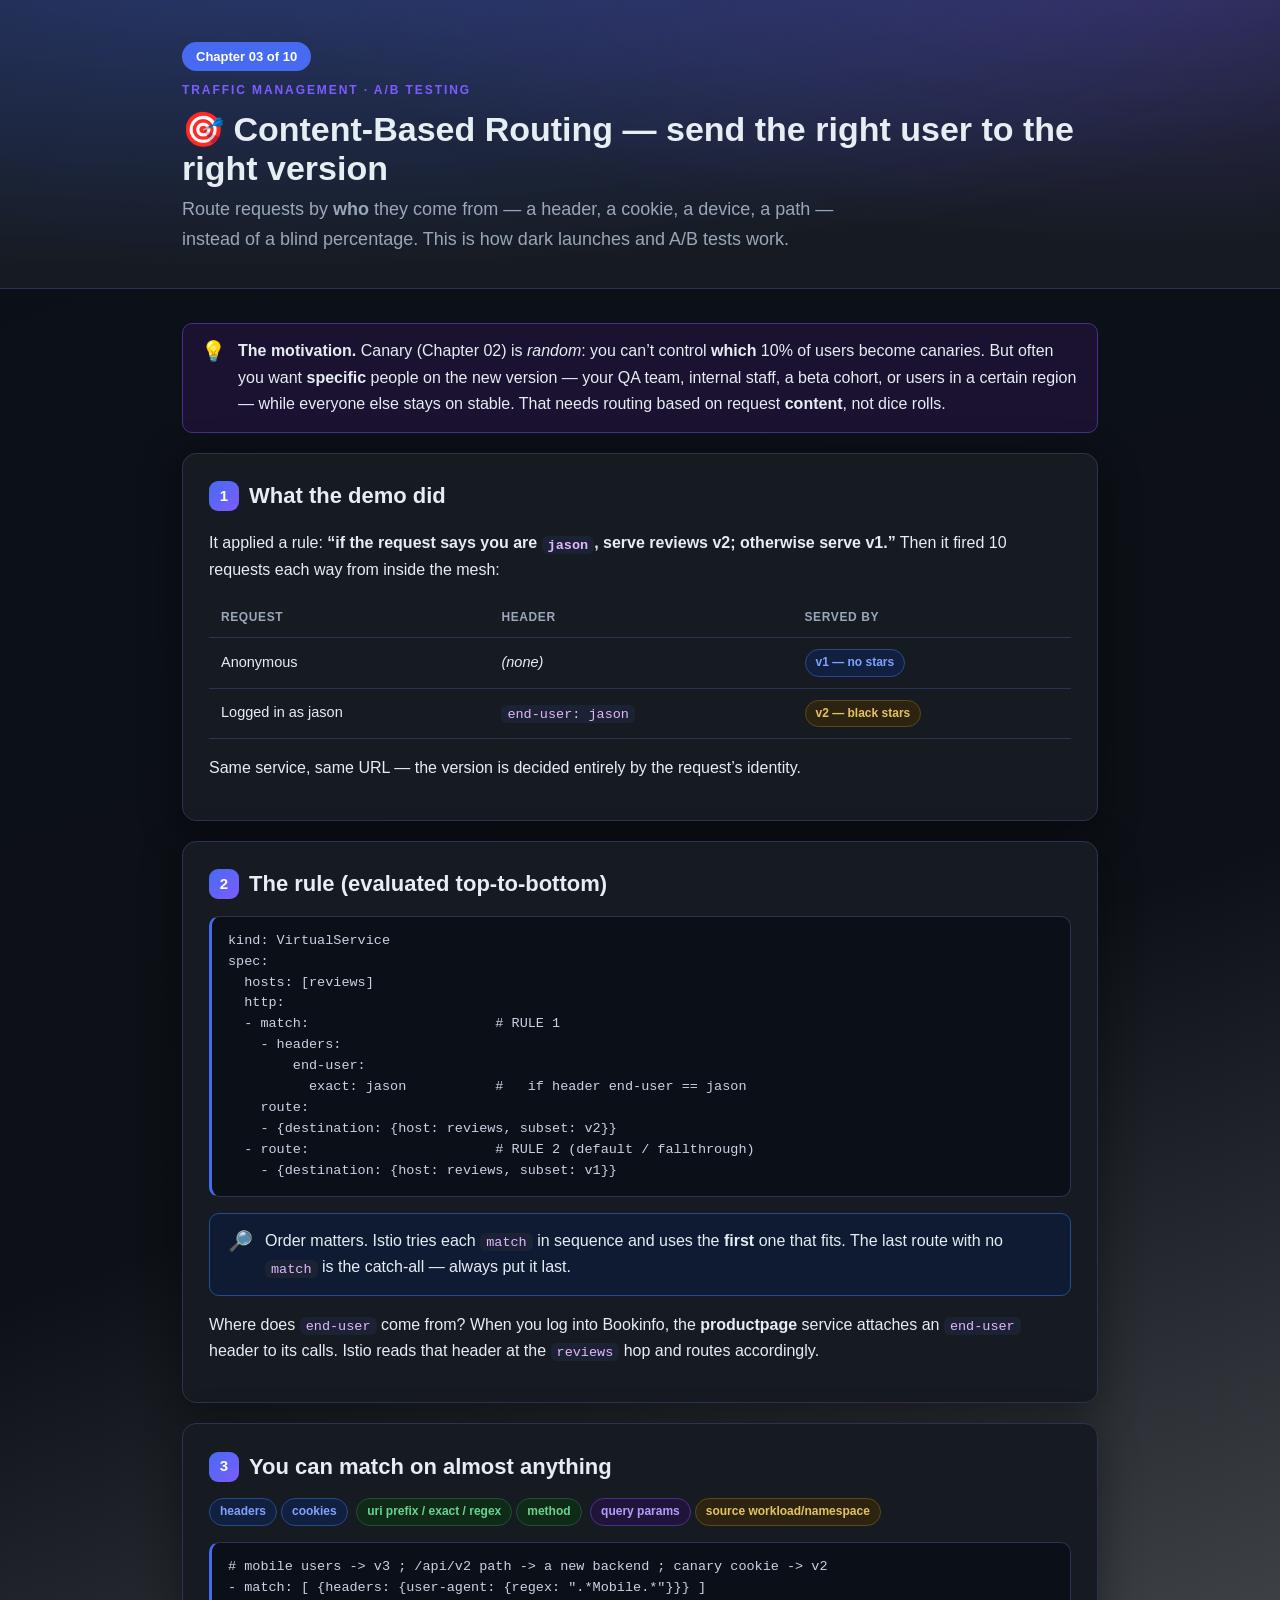
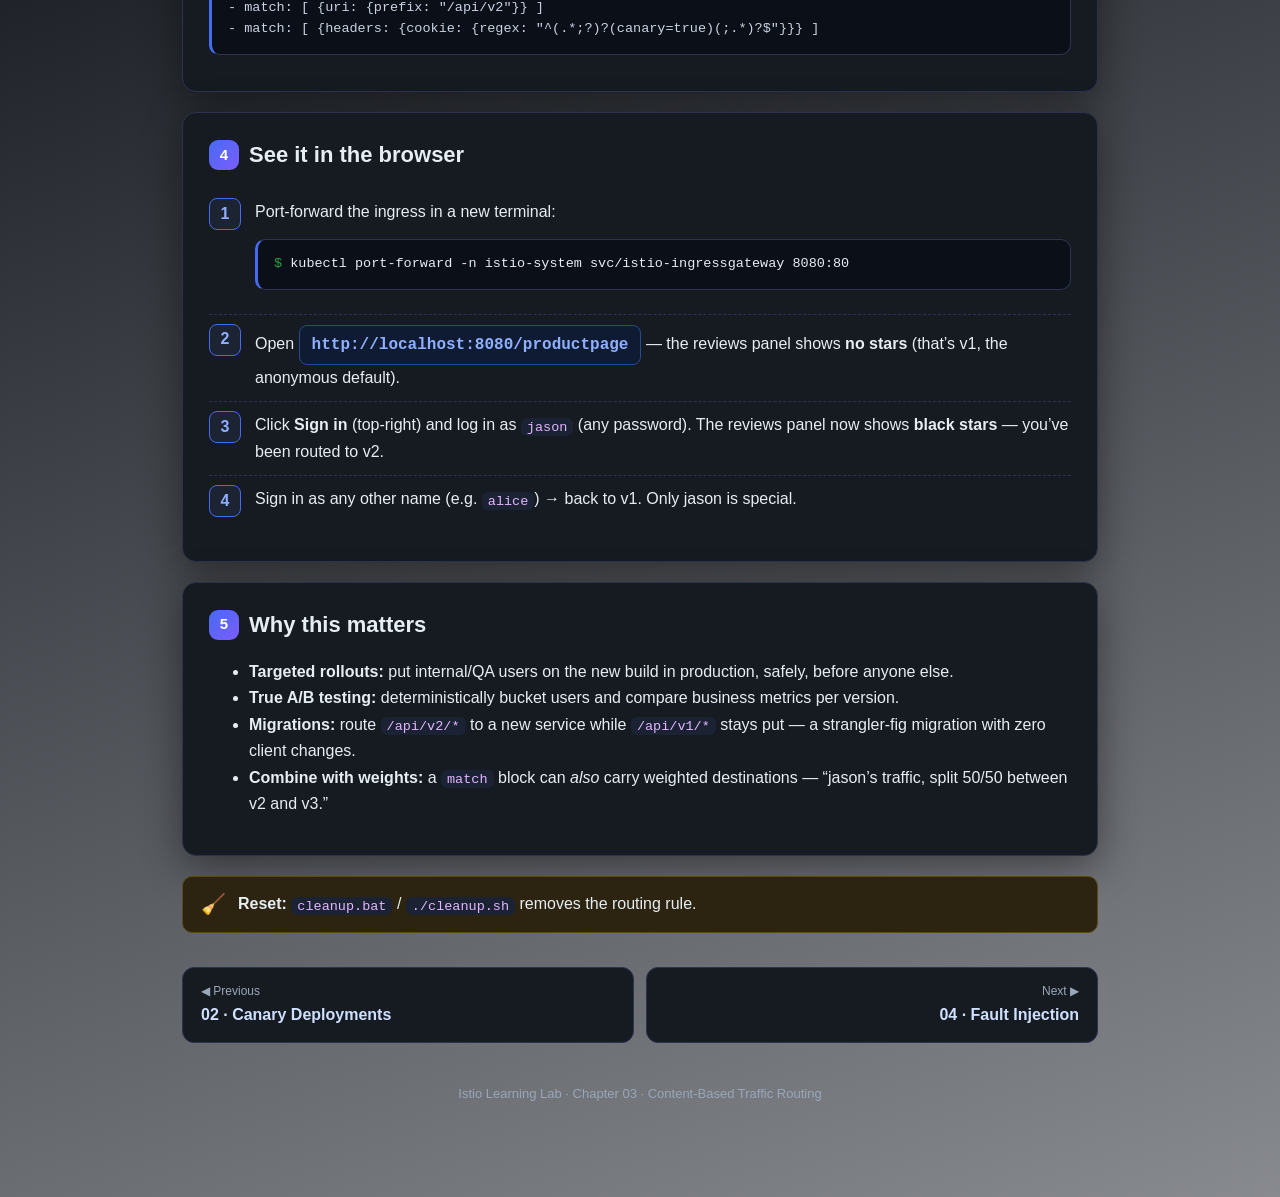
<file: chapter-03-traffic-routing/guide.html>
<!DOCTYPE html>
<html lang="en">
<head>
<meta charset="UTF-8">
<meta name="viewport" content="width=device-width, initial-scale=1.0">
<title>Chapter 03 · Traffic Routing · Istio Learning Lab</title>
<link rel="stylesheet" href="../common/lab.css">
</head>
<body>

<header class="hero">
  <div class="wrap">
    <span class="chapter-badge">Chapter 03 of 10</span>
    <div class="eyebrow">Traffic Management · A/B Testing</div>
    <h1>🎯 Content-Based Routing — send the right user to the right version</h1>
    <p class="lead">Route requests by <b>who</b> they come from — a header, a cookie, a device, a path —
    instead of a blind percentage. This is how dark launches and A/B tests work.</p>
  </div>
</header>

<div class="wrap">

  <div class="callout why">
    <div class="ico">💡</div>
    <div><b>The motivation.</b> Canary (Chapter 02) is <i>random</i>: you can’t control <b>which</b> 10%
    of users become canaries. But often you want <b>specific</b> people on the new version — your QA team,
    internal staff, a beta cohort, or users in a certain region — while everyone else stays on stable.
    That needs routing based on request <b>content</b>, not dice rolls.</div>
  </div>

  <div class="card">
    <h2><span class="num">1</span> What the demo did</h2>
    <p>It applied a rule: <b>“if the request says you are <code>jason</code>, serve reviews v2; otherwise
    serve v1.”</b> Then it fired 10 requests each way from inside the mesh:</p>
    <table>
      <tr><th>Request</th><th>Header</th><th>Served by</th></tr>
      <tr><td>Anonymous</td><td><i>(none)</i></td><td><span class="tag blue">v1 — no stars</span></td></tr>
      <tr><td>Logged in as jason</td><td><code>end-user: jason</code></td><td><span class="tag amber">v2 — black stars</span></td></tr>
    </table>
    <p>Same service, same URL — the version is decided entirely by the request’s identity.</p>
  </div>

  <div class="card">
    <h2><span class="num">2</span> The rule (evaluated top-to-bottom)</h2>
<pre><code>kind: VirtualService
spec:
  hosts: [reviews]
  http:
  - match:                       # RULE 1
    - headers:
        end-user:
          exact: jason           #   if header end-user == jason
    route:
    - {destination: {host: reviews, subset: v2}}
  - route:                       # RULE 2 (default / fallthrough)
    - {destination: {host: reviews, subset: v1}}</code></pre>
    <div class="callout info"><div class="ico">🔎</div><div>Order matters. Istio tries each
    <code>match</code> in sequence and uses the <b>first</b> one that fits. The last route with no
    <code>match</code> is the catch-all — always put it last.</div></div>
    <p>Where does <code>end-user</code> come from? When you log into Bookinfo, the <b>productpage</b>
    service attaches an <code>end-user</code> header to its calls. Istio reads that header at the
    <code>reviews</code> hop and routes accordingly.</p>
  </div>

  <div class="card">
    <h2><span class="num">3</span> You can match on almost anything</h2>
    <div class="pill-row">
      <span class="tag blue">headers</span><span class="tag blue">cookies</span>
      <span class="tag green">uri prefix / exact / regex</span><span class="tag green">method</span>
      <span class="tag purple">query params</span><span class="tag amber">source workload/namespace</span>
    </div>
<pre><code># mobile users -> v3 ; /api/v2 path -> a new backend ; canary cookie -> v2
- match: [ {headers: {user-agent: {regex: ".*Mobile.*"}}} ]
- match: [ {uri: {prefix: "/api/v2"}} ]
- match: [ {headers: {cookie: {regex: "^(.*;?)?(canary=true)(;.*)?$"}}} ]</code></pre>
  </div>

  <div class="card">
    <h2><span class="num">4</span> See it in the browser</h2>
    <ol class="steps">
      <li>Port-forward the ingress in a new terminal:
<pre class="cmd">kubectl port-forward -n istio-system svc/istio-ingressgateway 8080:80</pre></li>
      <li>Open <span class="url">http://localhost:8080/productpage</span> — the reviews panel shows
      <b>no stars</b> (that’s v1, the anonymous default).</li>
      <li>Click <b>Sign in</b> (top-right) and log in as <code>jason</code> (any password). The reviews
      panel now shows <b>black stars</b> — you’ve been routed to v2.</li>
      <li>Sign in as any other name (e.g. <code>alice</code>) → back to v1. Only jason is special.</li>
    </ol>
  </div>

  <div class="card">
    <h2><span class="num">5</span> Why this matters</h2>
    <ul>
      <li><b>Targeted rollouts:</b> put internal/QA users on the new build in production, safely, before anyone else.</li>
      <li><b>True A/B testing:</b> deterministically bucket users and compare business metrics per version.</li>
      <li><b>Migrations:</b> route <code>/api/v2/*</code> to a new service while <code>/api/v1/*</code> stays put — a strangler-fig migration with zero client changes.</li>
      <li><b>Combine with weights:</b> a <code>match</code> block can <i>also</i> carry weighted destinations — “jason’s traffic, split 50/50 between v2 and v3.”</li>
    </ul>
  </div>

  <div class="callout warn"><div class="ico">🧹</div><div><b>Reset:</b> <code>cleanup.bat</code> /
  <code>./cleanup.sh</code> removes the routing rule.</div></div>

  <nav class="nav">
    <a href="../chapter-02-canary/guide.html"><small>◀ Previous</small><b>02 · Canary Deployments</b></a>
    <a class="next" href="../chapter-04-fault-injection/guide.html"><small>Next ▶</small><b>04 · Fault Injection</b></a>
  </nav>
  <p class="foot">Istio Learning Lab · Chapter 03 · Content-Based Traffic Routing</p>
</div>
</body>
</html>
</file>
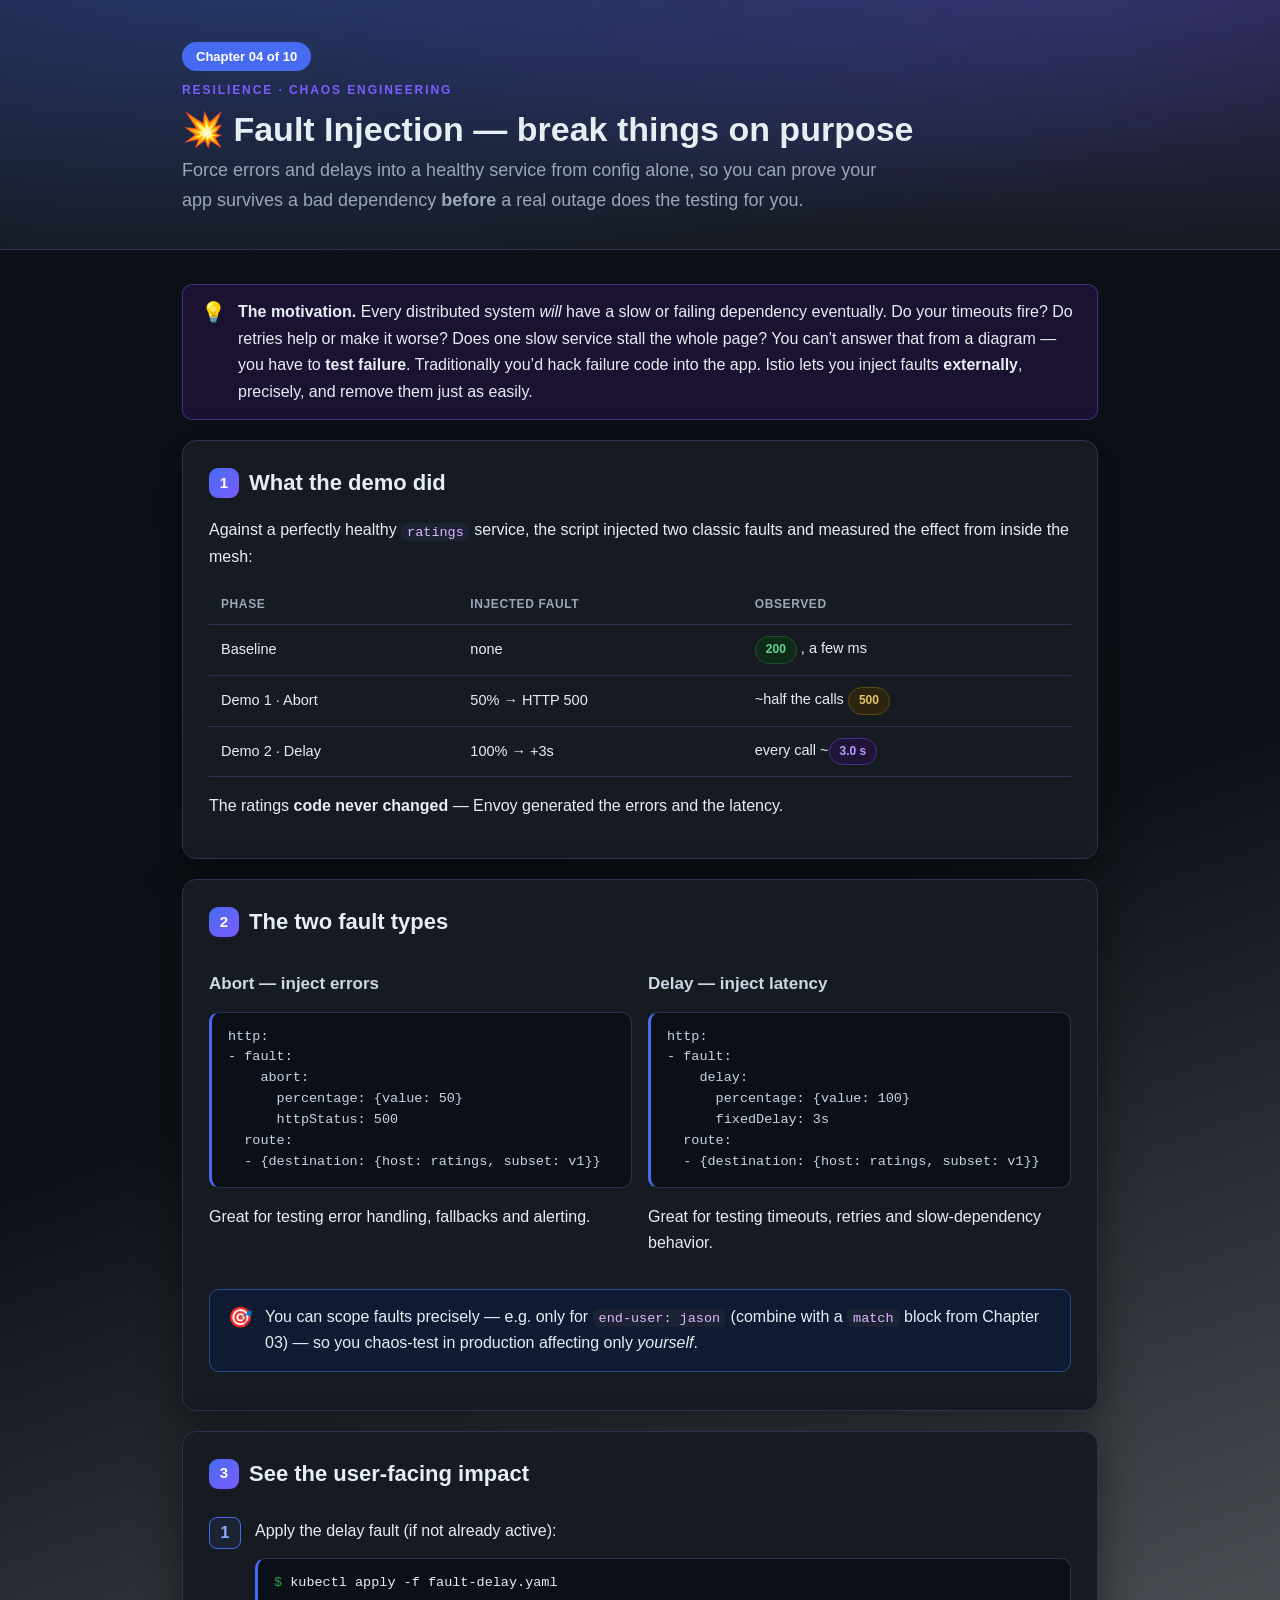
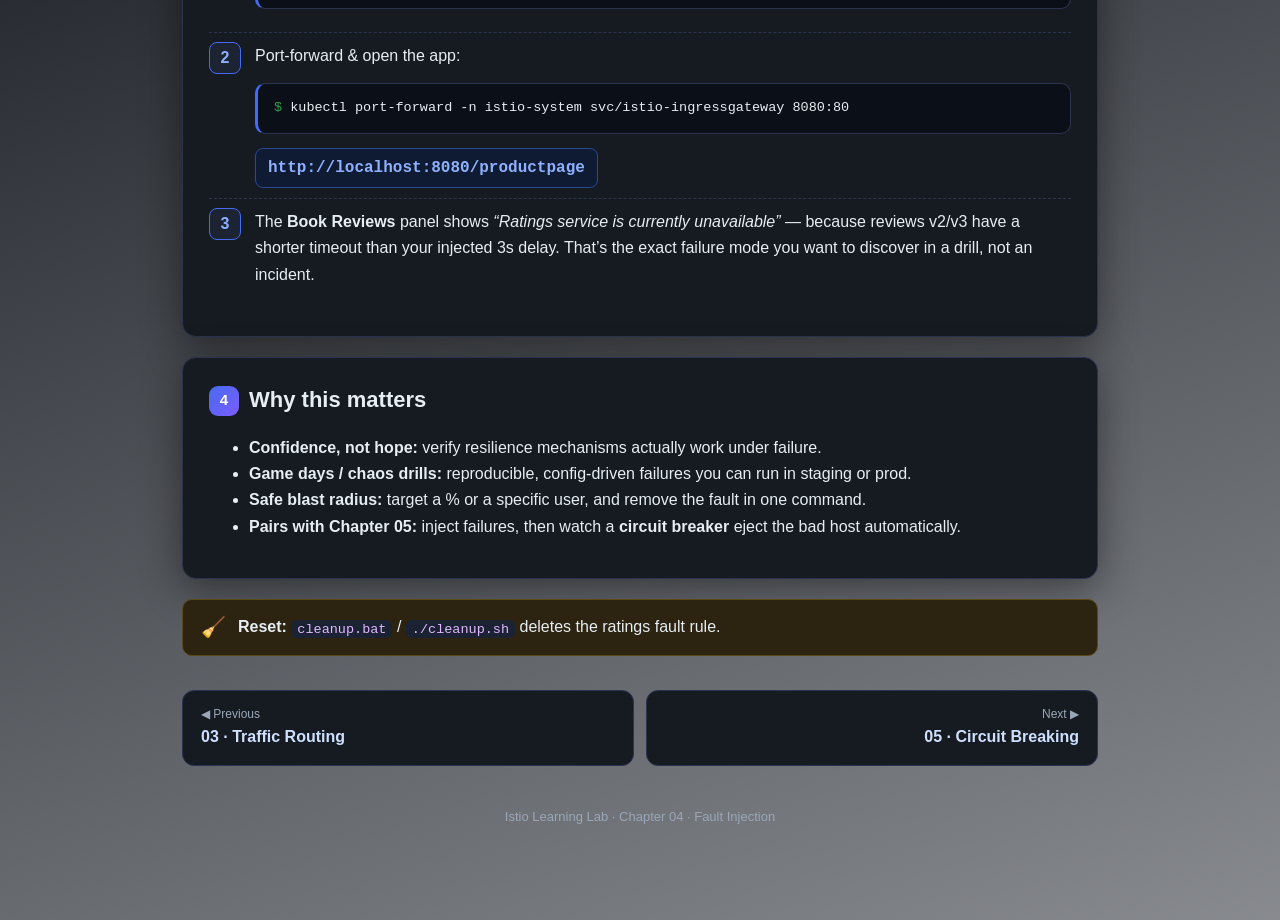
<file: chapter-04-fault-injection/guide.html>
<!DOCTYPE html>
<html lang="en">
<head>
<meta charset="UTF-8">
<meta name="viewport" content="width=device-width, initial-scale=1.0">
<title>Chapter 04 · Fault Injection · Istio Learning Lab</title>
<link rel="stylesheet" href="../common/lab.css">
</head>
<body>

<header class="hero">
  <div class="wrap">
    <span class="chapter-badge">Chapter 04 of 10</span>
    <div class="eyebrow">Resilience · Chaos Engineering</div>
    <h1>💥 Fault Injection — break things on purpose</h1>
    <p class="lead">Force errors and delays into a healthy service from config alone, so you can prove
    your app survives a bad dependency <b>before</b> a real outage does the testing for you.</p>
  </div>
</header>

<div class="wrap">

  <div class="callout why">
    <div class="ico">💡</div>
    <div><b>The motivation.</b> Every distributed system <i>will</i> have a slow or failing dependency
    eventually. Do your timeouts fire? Do retries help or make it worse? Does one slow service stall the
    whole page? You can’t answer that from a diagram — you have to <b>test failure</b>. Traditionally
    you’d hack failure code into the app. Istio lets you inject faults <b>externally</b>, precisely, and
    remove them just as easily.</div>
  </div>

  <div class="card">
    <h2><span class="num">1</span> What the demo did</h2>
    <p>Against a perfectly healthy <code>ratings</code> service, the script injected two classic faults
    and measured the effect from inside the mesh:</p>
    <table>
      <tr><th>Phase</th><th>Injected fault</th><th>Observed</th></tr>
      <tr><td>Baseline</td><td>none</td><td><span class="tag green">200</span>, a few ms</td></tr>
      <tr><td>Demo 1 · Abort</td><td>50% → HTTP 500</td><td>~half the calls <span class="tag amber">500</span></td></tr>
      <tr><td>Demo 2 · Delay</td><td>100% → +3s</td><td>every call ~<span class="tag purple">3.0 s</span></td></tr>
    </table>
    <p>The ratings <b>code never changed</b> — Envoy generated the errors and the latency.</p>
  </div>

  <div class="card">
    <h2><span class="num">2</span> The two fault types</h2>
    <div class="two">
      <div>
        <h3>Abort — inject errors</h3>
<pre><code>http:
- fault:
    abort:
      percentage: {value: 50}
      httpStatus: 500
  route:
  - {destination: {host: ratings, subset: v1}}</code></pre>
        <p>Great for testing error handling, fallbacks and alerting.</p>
      </div>
      <div>
        <h3>Delay — inject latency</h3>
<pre><code>http:
- fault:
    delay:
      percentage: {value: 100}
      fixedDelay: 3s
  route:
  - {destination: {host: ratings, subset: v1}}</code></pre>
        <p>Great for testing timeouts, retries and slow-dependency behavior.</p>
      </div>
    </div>
    <div class="callout info"><div class="ico">🎯</div><div>You can scope faults precisely — e.g. only for
    <code>end-user: jason</code> (combine with a <code>match</code> block from Chapter 03) — so you chaos-test
    in production affecting only <i>yourself</i>.</div></div>
  </div>

  <div class="card">
    <h2><span class="num">3</span> See the user-facing impact</h2>
    <ol class="steps">
      <li>Apply the delay fault (if not already active):
<pre class="cmd">kubectl apply -f fault-delay.yaml</pre></li>
      <li>Port-forward &amp; open the app:
<pre class="cmd">kubectl port-forward -n istio-system svc/istio-ingressgateway 8080:80</pre>
      <span class="url">http://localhost:8080/productpage</span></li>
      <li>The <b>Book Reviews</b> panel shows <i>“Ratings service is currently unavailable”</i> — because
      reviews v2/v3 have a shorter timeout than your injected 3s delay. That’s the exact failure mode you
      want to discover in a drill, not an incident.</li>
    </ol>
  </div>

  <div class="card">
    <h2><span class="num">4</span> Why this matters</h2>
    <ul>
      <li><b>Confidence, not hope:</b> verify resilience mechanisms actually work under failure.</li>
      <li><b>Game days / chaos drills:</b> reproducible, config-driven failures you can run in staging or prod.</li>
      <li><b>Safe blast radius:</b> target a % or a specific user, and remove the fault in one command.</li>
      <li><b>Pairs with Chapter 05:</b> inject failures, then watch a <b>circuit breaker</b> eject the bad host automatically.</li>
    </ul>
  </div>

  <div class="callout warn"><div class="ico">🧹</div><div><b>Reset:</b> <code>cleanup.bat</code> /
  <code>./cleanup.sh</code> deletes the ratings fault rule.</div></div>

  <nav class="nav">
    <a href="../chapter-03-traffic-routing/guide.html"><small>◀ Previous</small><b>03 · Traffic Routing</b></a>
    <a class="next" href="../chapter-05-circuit-breaking/guide.html"><small>Next ▶</small><b>05 · Circuit Breaking</b></a>
  </nav>
  <p class="foot">Istio Learning Lab · Chapter 04 · Fault Injection</p>
</div>
</body>
</html>
</file>
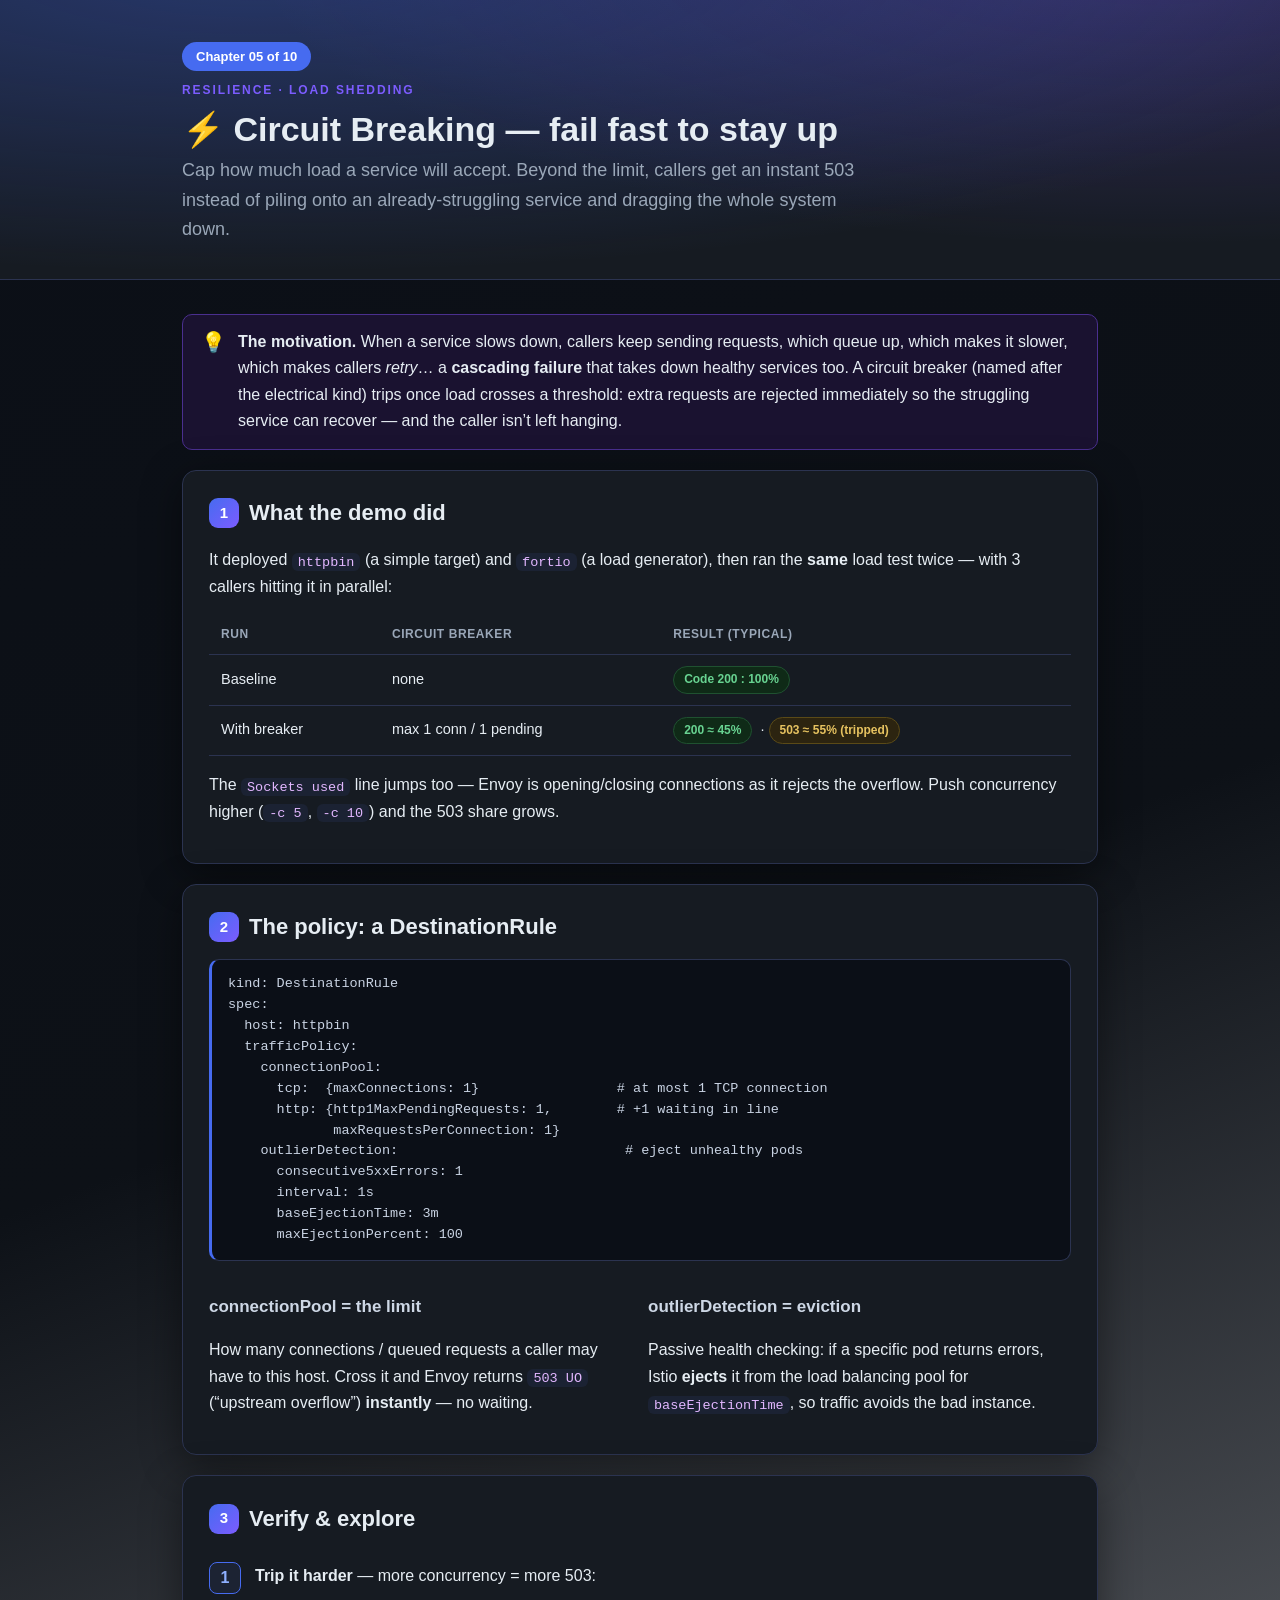
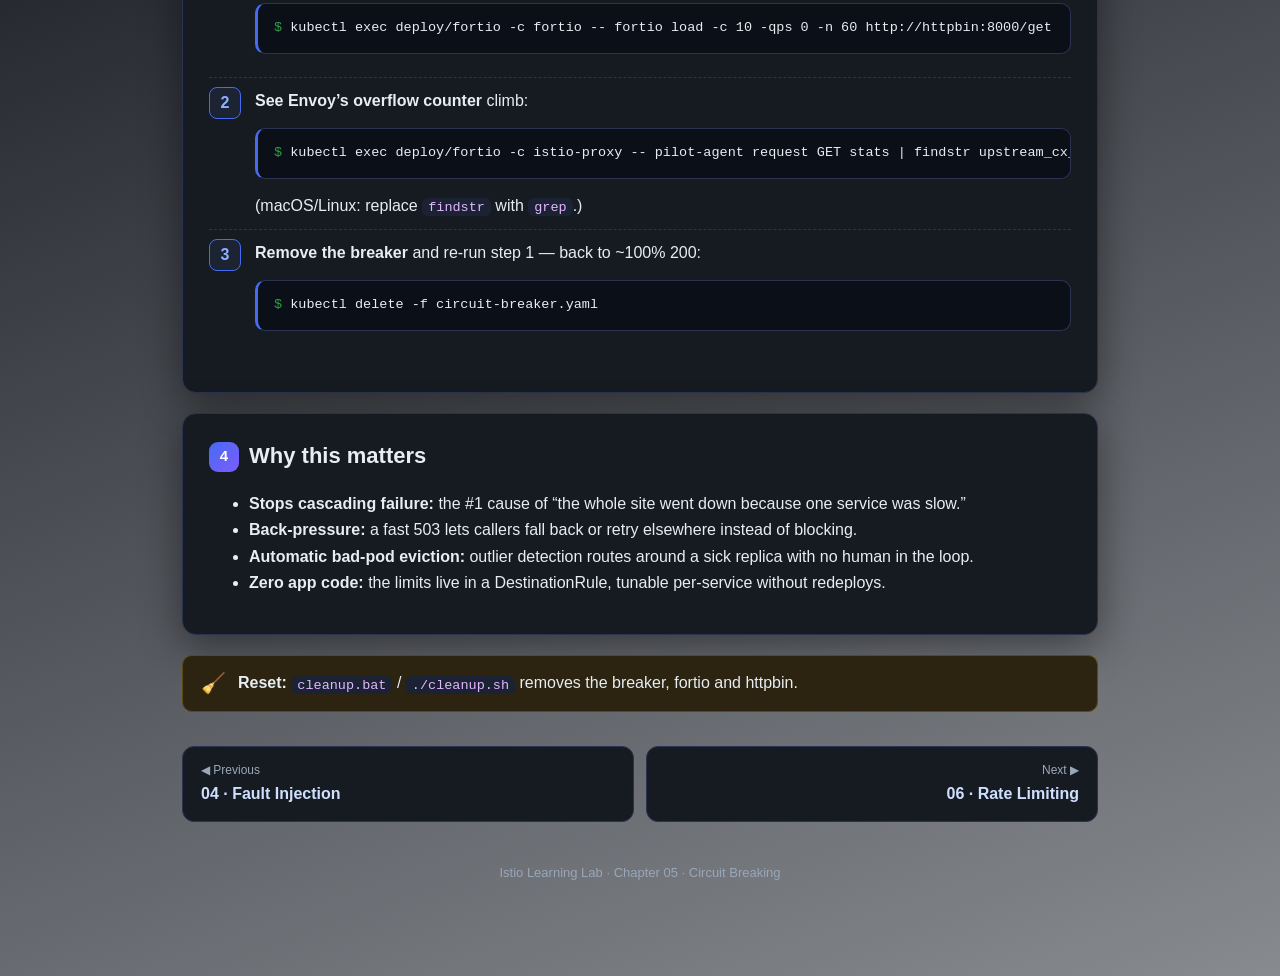
<file: chapter-05-circuit-breaking/guide.html>
<!DOCTYPE html>
<html lang="en">
<head>
<meta charset="UTF-8">
<meta name="viewport" content="width=device-width, initial-scale=1.0">
<title>Chapter 05 · Circuit Breaking · Istio Learning Lab</title>
<link rel="stylesheet" href="../common/lab.css">
</head>
<body>

<header class="hero">
  <div class="wrap">
    <span class="chapter-badge">Chapter 05 of 10</span>
    <div class="eyebrow">Resilience · Load Shedding</div>
    <h1>⚡ Circuit Breaking — fail fast to stay up</h1>
    <p class="lead">Cap how much load a service will accept. Beyond the limit, callers get an instant 503
    instead of piling onto an already-struggling service and dragging the whole system down.</p>
  </div>
</header>

<div class="wrap">

  <div class="callout why">
    <div class="ico">💡</div>
    <div><b>The motivation.</b> When a service slows down, callers keep sending requests, which queue up,
    which makes it slower, which makes callers <i>retry</i>… a <b>cascading failure</b> that takes down
    healthy services too. A circuit breaker (named after the electrical kind) trips once load crosses a
    threshold: extra requests are rejected immediately so the struggling service can recover — and the
    caller isn’t left hanging.</div>
  </div>

  <div class="card">
    <h2><span class="num">1</span> What the demo did</h2>
    <p>It deployed <code>httpbin</code> (a simple target) and <code>fortio</code> (a load generator), then
    ran the <b>same</b> load test twice — with 3 callers hitting it in parallel:</p>
    <table>
      <tr><th>Run</th><th>Circuit breaker</th><th>Result (typical)</th></tr>
      <tr><td>Baseline</td><td>none</td><td><span class="tag green">Code 200 : 100%</span></td></tr>
      <tr><td>With breaker</td><td>max 1 conn / 1 pending</td><td><span class="tag green">200 ≈ 45%</span> · <span class="tag amber">503 ≈ 55% (tripped)</span></td></tr>
    </table>
    <p>The <code>Sockets used</code> line jumps too — Envoy is opening/closing connections as it rejects
    the overflow. Push concurrency higher (<code>-c 5</code>, <code>-c 10</code>) and the 503 share grows.</p>
  </div>

  <div class="card">
    <h2><span class="num">2</span> The policy: a DestinationRule</h2>
<pre><code>kind: DestinationRule
spec:
  host: httpbin
  trafficPolicy:
    connectionPool:
      tcp:  {maxConnections: 1}                 # at most 1 TCP connection
      http: {http1MaxPendingRequests: 1,        # +1 waiting in line
             maxRequestsPerConnection: 1}
    outlierDetection:                            # eject unhealthy pods
      consecutive5xxErrors: 1
      interval: 1s
      baseEjectionTime: 3m
      maxEjectionPercent: 100</code></pre>
    <div class="two">
      <div>
        <h3>connectionPool = the limit</h3>
        <p>How many connections / queued requests a caller may have to this host. Cross it and Envoy
        returns <code>503 UO</code> (“upstream overflow”) <b>instantly</b> — no waiting.</p>
      </div>
      <div>
        <h3>outlierDetection = eviction</h3>
        <p>Passive health checking: if a specific pod returns errors, Istio <b>ejects</b> it from the load
        balancing pool for <code>baseEjectionTime</code>, so traffic avoids the bad instance.</p>
      </div>
    </div>
  </div>

  <div class="card">
    <h2><span class="num">3</span> Verify &amp; explore</h2>
    <ol class="steps">
      <li><b>Trip it harder</b> — more concurrency = more 503:
<pre class="cmd">kubectl exec deploy/fortio -c fortio -- fortio load -c 10 -qps 0 -n 60 http://httpbin:8000/get</pre></li>
      <li><b>See Envoy’s overflow counter</b> climb:
<pre class="cmd">kubectl exec deploy/fortio -c istio-proxy -- pilot-agent request GET stats | findstr upstream_cx_overflow</pre>
      (macOS/Linux: replace <code>findstr</code> with <code>grep</code>.)</li>
      <li><b>Remove the breaker</b> and re-run step 1 — back to ~100% 200:
<pre class="cmd">kubectl delete -f circuit-breaker.yaml</pre></li>
    </ol>
  </div>

  <div class="card">
    <h2><span class="num">4</span> Why this matters</h2>
    <ul>
      <li><b>Stops cascading failure:</b> the #1 cause of “the whole site went down because one service was slow.”</li>
      <li><b>Back-pressure:</b> a fast 503 lets callers fall back or retry elsewhere instead of blocking.</li>
      <li><b>Automatic bad-pod eviction:</b> outlier detection routes around a sick replica with no human in the loop.</li>
      <li><b>Zero app code:</b> the limits live in a DestinationRule, tunable per-service without redeploys.</li>
    </ul>
  </div>

  <div class="callout warn"><div class="ico">🧹</div><div><b>Reset:</b> <code>cleanup.bat</code> /
  <code>./cleanup.sh</code> removes the breaker, fortio and httpbin.</div></div>

  <nav class="nav">
    <a href="../chapter-04-fault-injection/guide.html"><small>◀ Previous</small><b>04 · Fault Injection</b></a>
    <a class="next" href="../chapter-06-rate-limiting/guide.html"><small>Next ▶</small><b>06 · Rate Limiting</b></a>
  </nav>
  <p class="foot">Istio Learning Lab · Chapter 05 · Circuit Breaking</p>
</div>
</body>
</html>
</file>
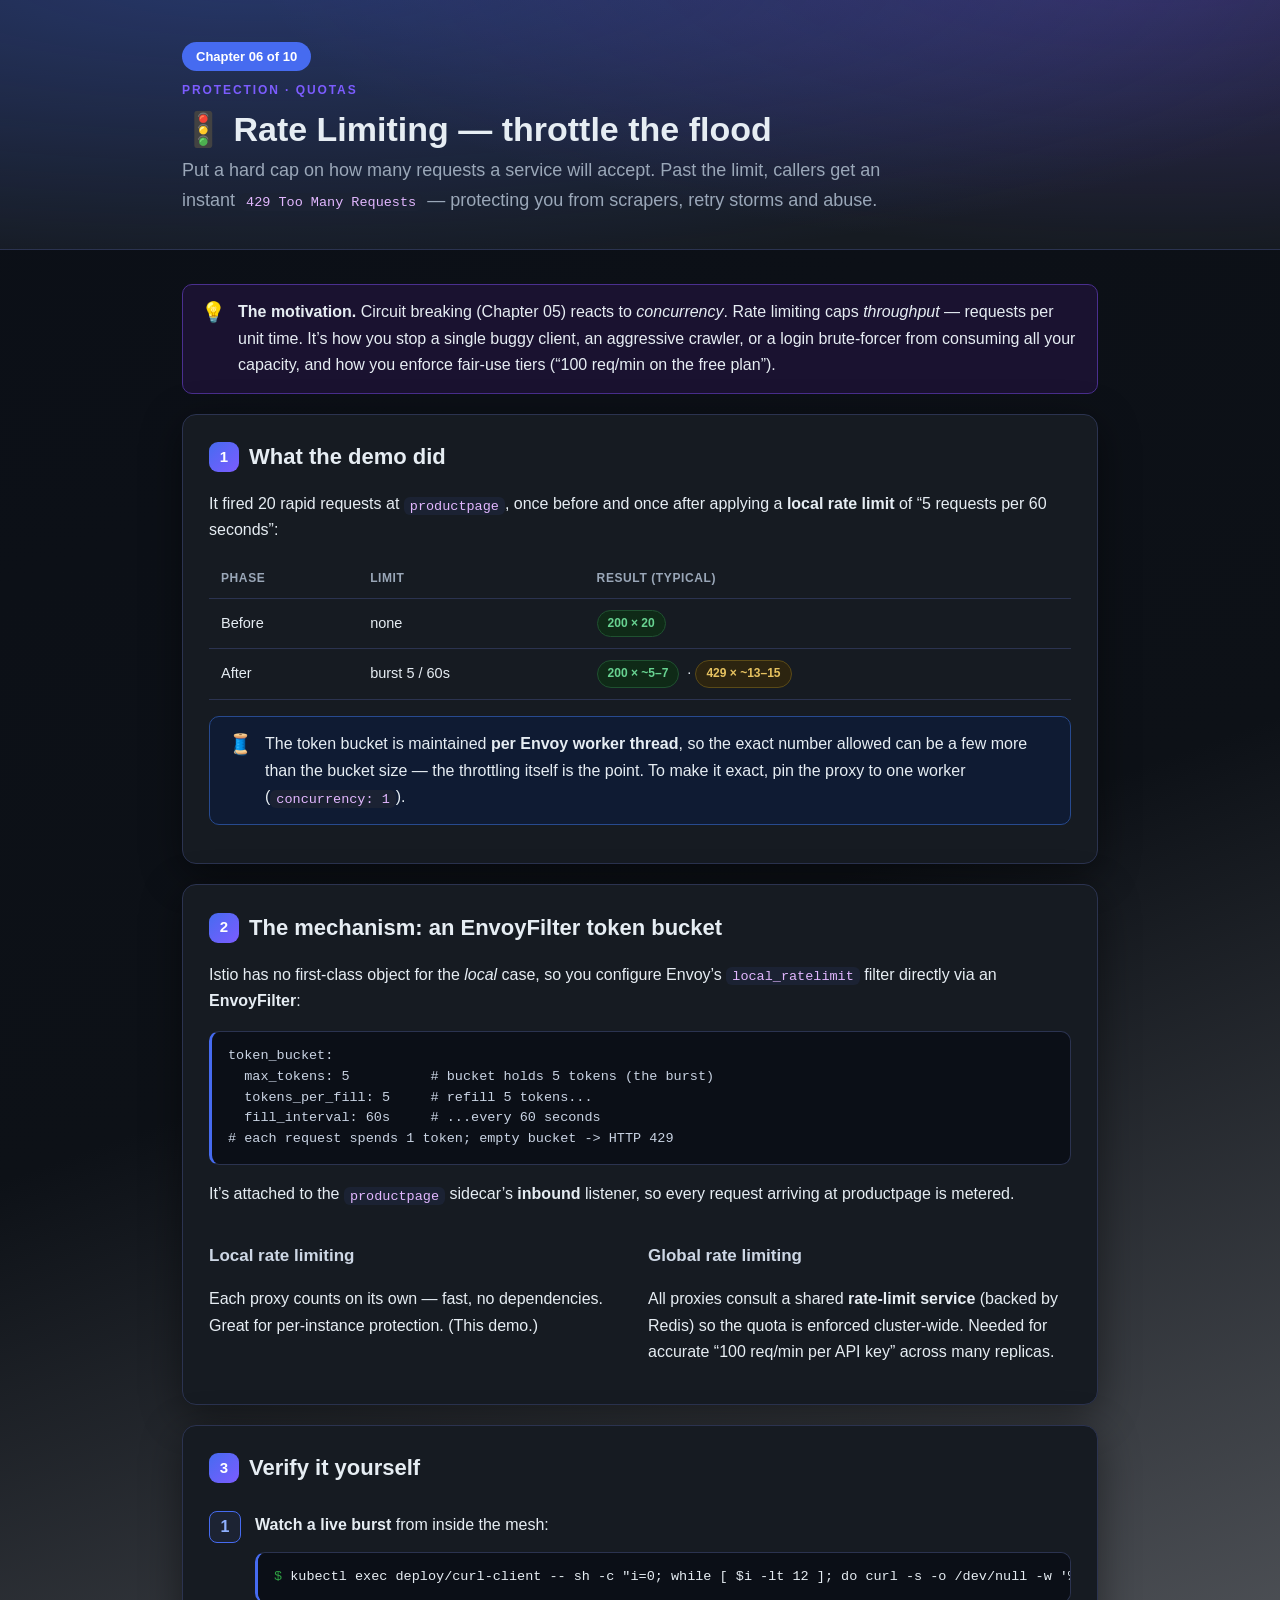
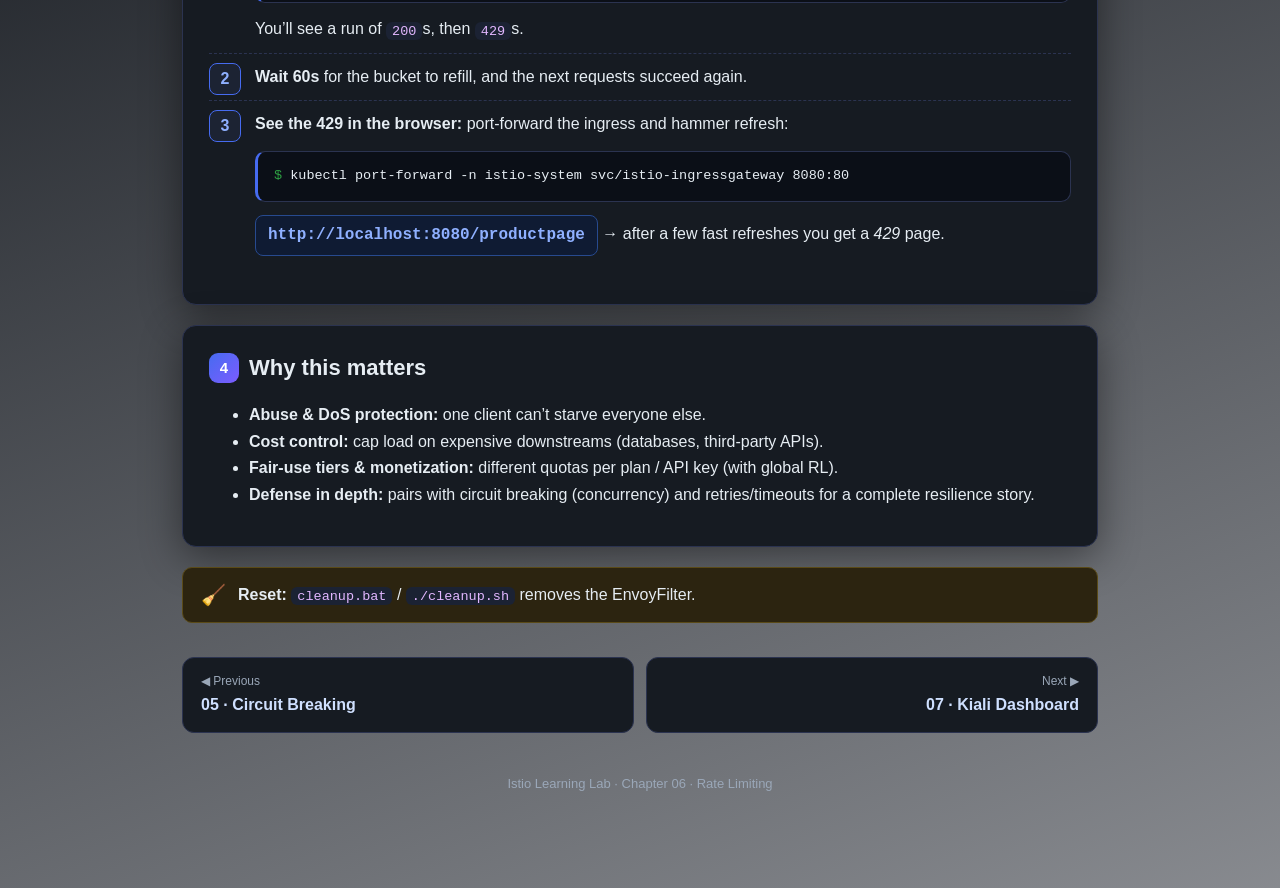
<file: chapter-06-rate-limiting/guide.html>
<!DOCTYPE html>
<html lang="en">
<head>
<meta charset="UTF-8">
<meta name="viewport" content="width=device-width, initial-scale=1.0">
<title>Chapter 06 · Rate Limiting · Istio Learning Lab</title>
<link rel="stylesheet" href="../common/lab.css">
</head>
<body>

<header class="hero">
  <div class="wrap">
    <span class="chapter-badge">Chapter 06 of 10</span>
    <div class="eyebrow">Protection · Quotas</div>
    <h1>🚦 Rate Limiting — throttle the flood</h1>
    <p class="lead">Put a hard cap on how many requests a service will accept. Past the limit, callers get
    an instant <code>429 Too Many Requests</code> — protecting you from scrapers, retry storms and abuse.</p>
  </div>
</header>

<div class="wrap">

  <div class="callout why">
    <div class="ico">💡</div>
    <div><b>The motivation.</b> Circuit breaking (Chapter 05) reacts to <i>concurrency</i>. Rate limiting
    caps <i>throughput</i> — requests per unit time. It’s how you stop a single buggy client, an
    aggressive crawler, or a login brute-forcer from consuming all your capacity, and how you enforce
    fair-use tiers (“100 req/min on the free plan”).</div>
  </div>

  <div class="card">
    <h2><span class="num">1</span> What the demo did</h2>
    <p>It fired 20 rapid requests at <code>productpage</code>, once before and once after applying a
    <b>local rate limit</b> of “5 requests per 60 seconds”:</p>
    <table>
      <tr><th>Phase</th><th>Limit</th><th>Result (typical)</th></tr>
      <tr><td>Before</td><td>none</td><td><span class="tag green">200 × 20</span></td></tr>
      <tr><td>After</td><td>burst 5 / 60s</td><td><span class="tag green">200 × ~5–7</span> · <span class="tag amber">429 × ~13–15</span></td></tr>
    </table>
    <div class="callout info"><div class="ico">🧵</div><div>The token bucket is maintained
    <b>per Envoy worker thread</b>, so the exact number allowed can be a few more than the bucket size —
    the throttling itself is the point. To make it exact, pin the proxy to one worker
    (<code>concurrency: 1</code>).</div></div>
  </div>

  <div class="card">
    <h2><span class="num">2</span> The mechanism: an EnvoyFilter token bucket</h2>
    <p>Istio has no first-class object for the <i>local</i> case, so you configure Envoy’s
    <code>local_ratelimit</code> filter directly via an <b>EnvoyFilter</b>:</p>
<pre><code>token_bucket:
  max_tokens: 5          # bucket holds 5 tokens (the burst)
  tokens_per_fill: 5     # refill 5 tokens...
  fill_interval: 60s     # ...every 60 seconds
# each request spends 1 token; empty bucket -> HTTP 429</code></pre>
    <p>It’s attached to the <code>productpage</code> sidecar’s <b>inbound</b> listener, so every request
    arriving at productpage is metered.</p>
    <div class="two">
      <div>
        <h3>Local rate limiting</h3>
        <p>Each proxy counts on its own — fast, no dependencies. Great for per-instance protection. (This demo.)</p>
      </div>
      <div>
        <h3>Global rate limiting</h3>
        <p>All proxies consult a shared <b>rate-limit service</b> (backed by Redis) so the quota is enforced
        cluster-wide. Needed for accurate “100 req/min per API key” across many replicas.</p>
      </div>
    </div>
  </div>

  <div class="card">
    <h2><span class="num">3</span> Verify it yourself</h2>
    <ol class="steps">
      <li><b>Watch a live burst</b> from inside the mesh:
<pre class="cmd">kubectl exec deploy/curl-client -- sh -c "i=0; while [ $i -lt 12 ]; do curl -s -o /dev/null -w '%{http_code}\n' http://productpage:9080/productpage; i=$((i+1)); done"</pre>
      You’ll see a run of <code>200</code>s, then <code>429</code>s.</li>
      <li><b>Wait 60s</b> for the bucket to refill, and the next requests succeed again.</li>
      <li><b>See the 429 in the browser:</b> port-forward the ingress and hammer refresh:
<pre class="cmd">kubectl port-forward -n istio-system svc/istio-ingressgateway 8080:80</pre>
      <span class="url">http://localhost:8080/productpage</span> → after a few fast refreshes you get a
      <i>429</i> page.</li>
    </ol>
  </div>

  <div class="card">
    <h2><span class="num">4</span> Why this matters</h2>
    <ul>
      <li><b>Abuse &amp; DoS protection:</b> one client can’t starve everyone else.</li>
      <li><b>Cost control:</b> cap load on expensive downstreams (databases, third-party APIs).</li>
      <li><b>Fair-use tiers &amp; monetization:</b> different quotas per plan / API key (with global RL).</li>
      <li><b>Defense in depth:</b> pairs with circuit breaking (concurrency) and retries/timeouts for a complete resilience story.</li>
    </ul>
  </div>

  <div class="callout warn"><div class="ico">🧹</div><div><b>Reset:</b> <code>cleanup.bat</code> /
  <code>./cleanup.sh</code> removes the EnvoyFilter.</div></div>

  <nav class="nav">
    <a href="../chapter-05-circuit-breaking/guide.html"><small>◀ Previous</small><b>05 · Circuit Breaking</b></a>
    <a class="next" href="../chapter-07-kiali-dashboard/guide.html"><small>Next ▶</small><b>07 · Kiali Dashboard</b></a>
  </nav>
  <p class="foot">Istio Learning Lab · Chapter 06 · Rate Limiting</p>
</div>
</body>
</html>
</file>
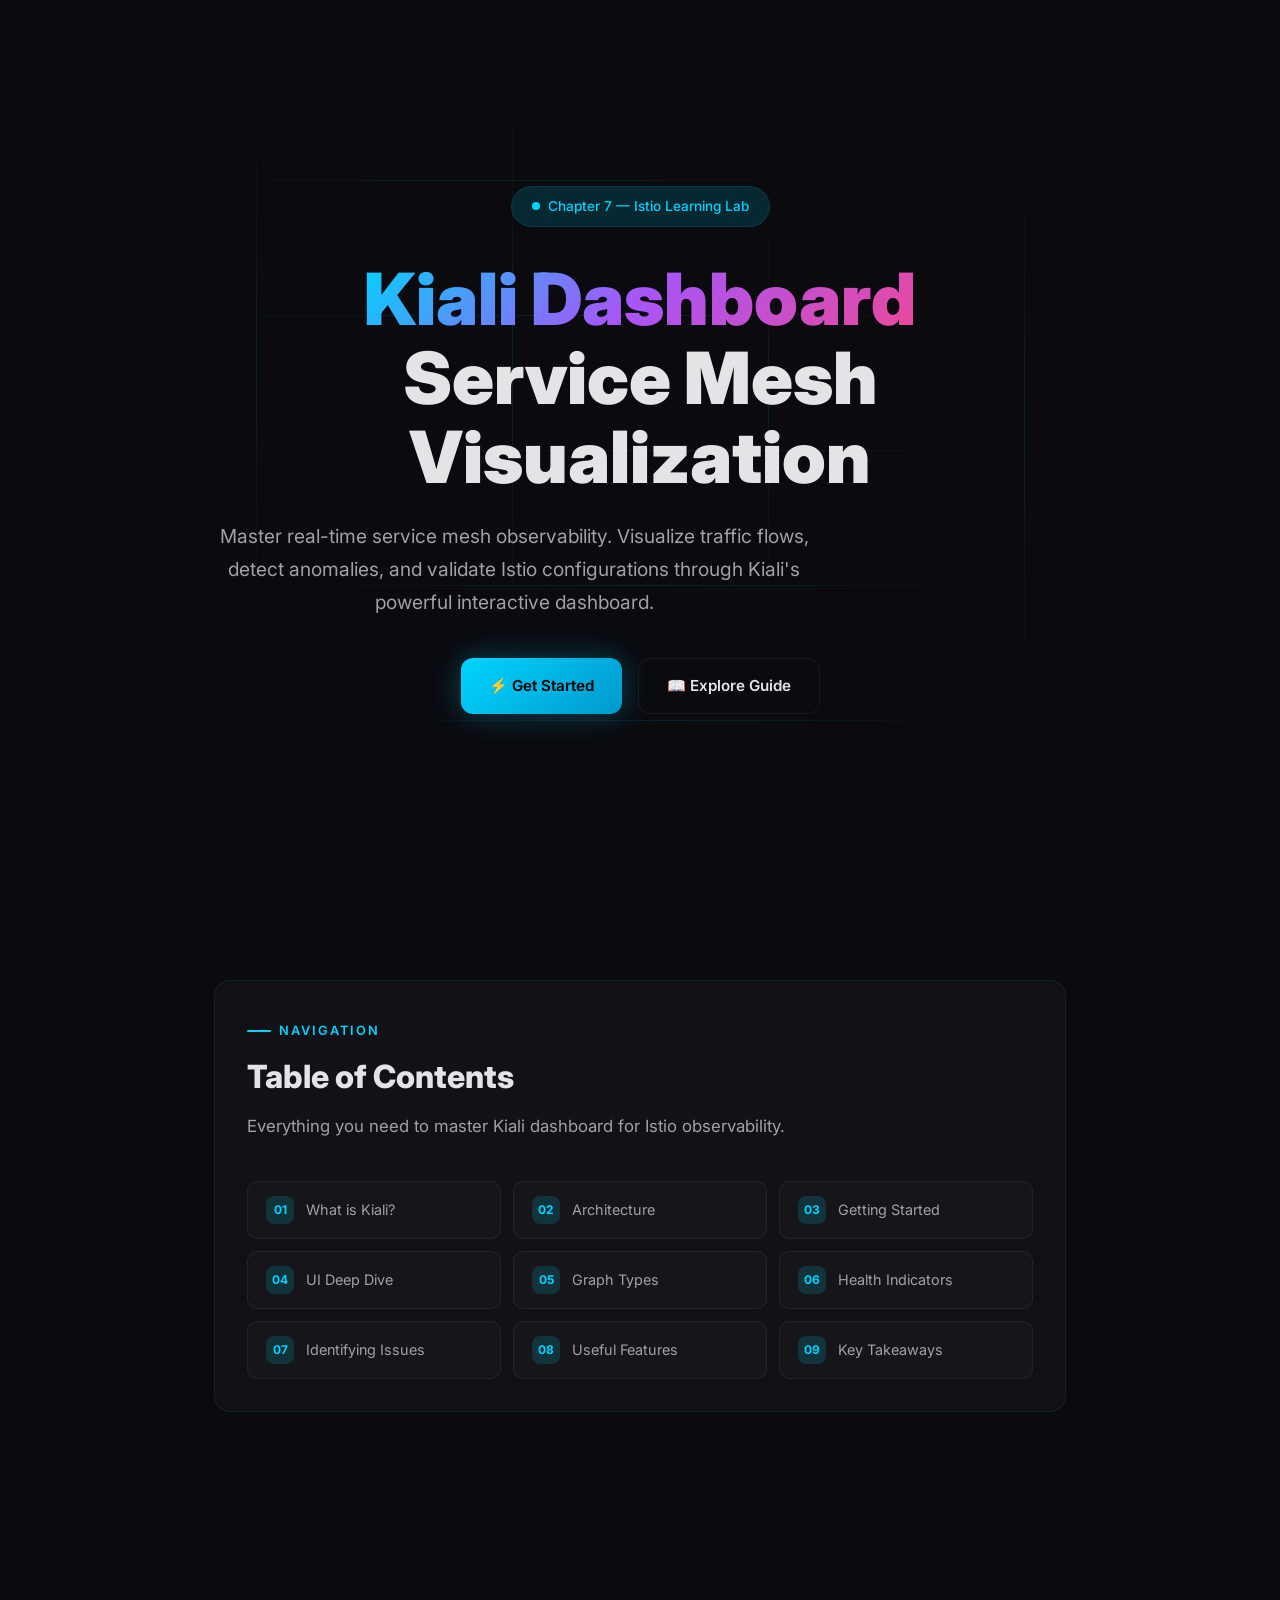
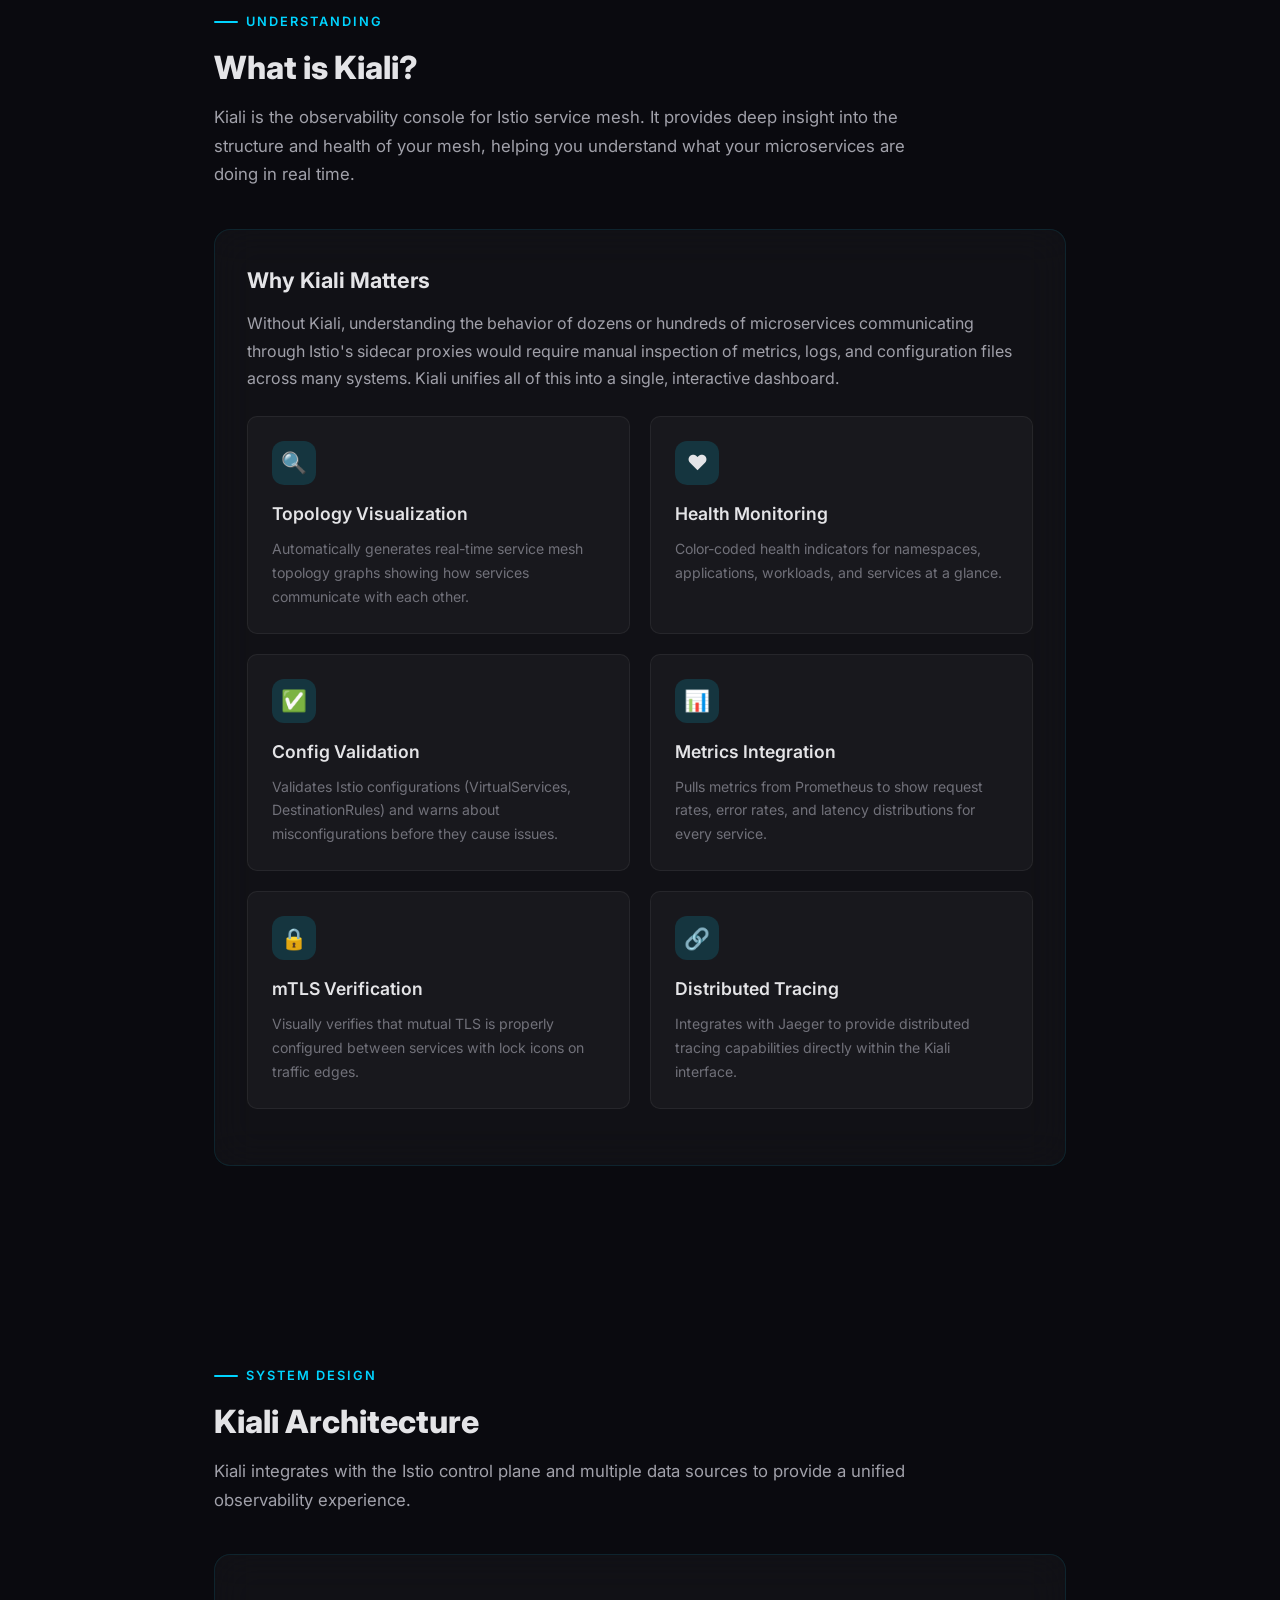
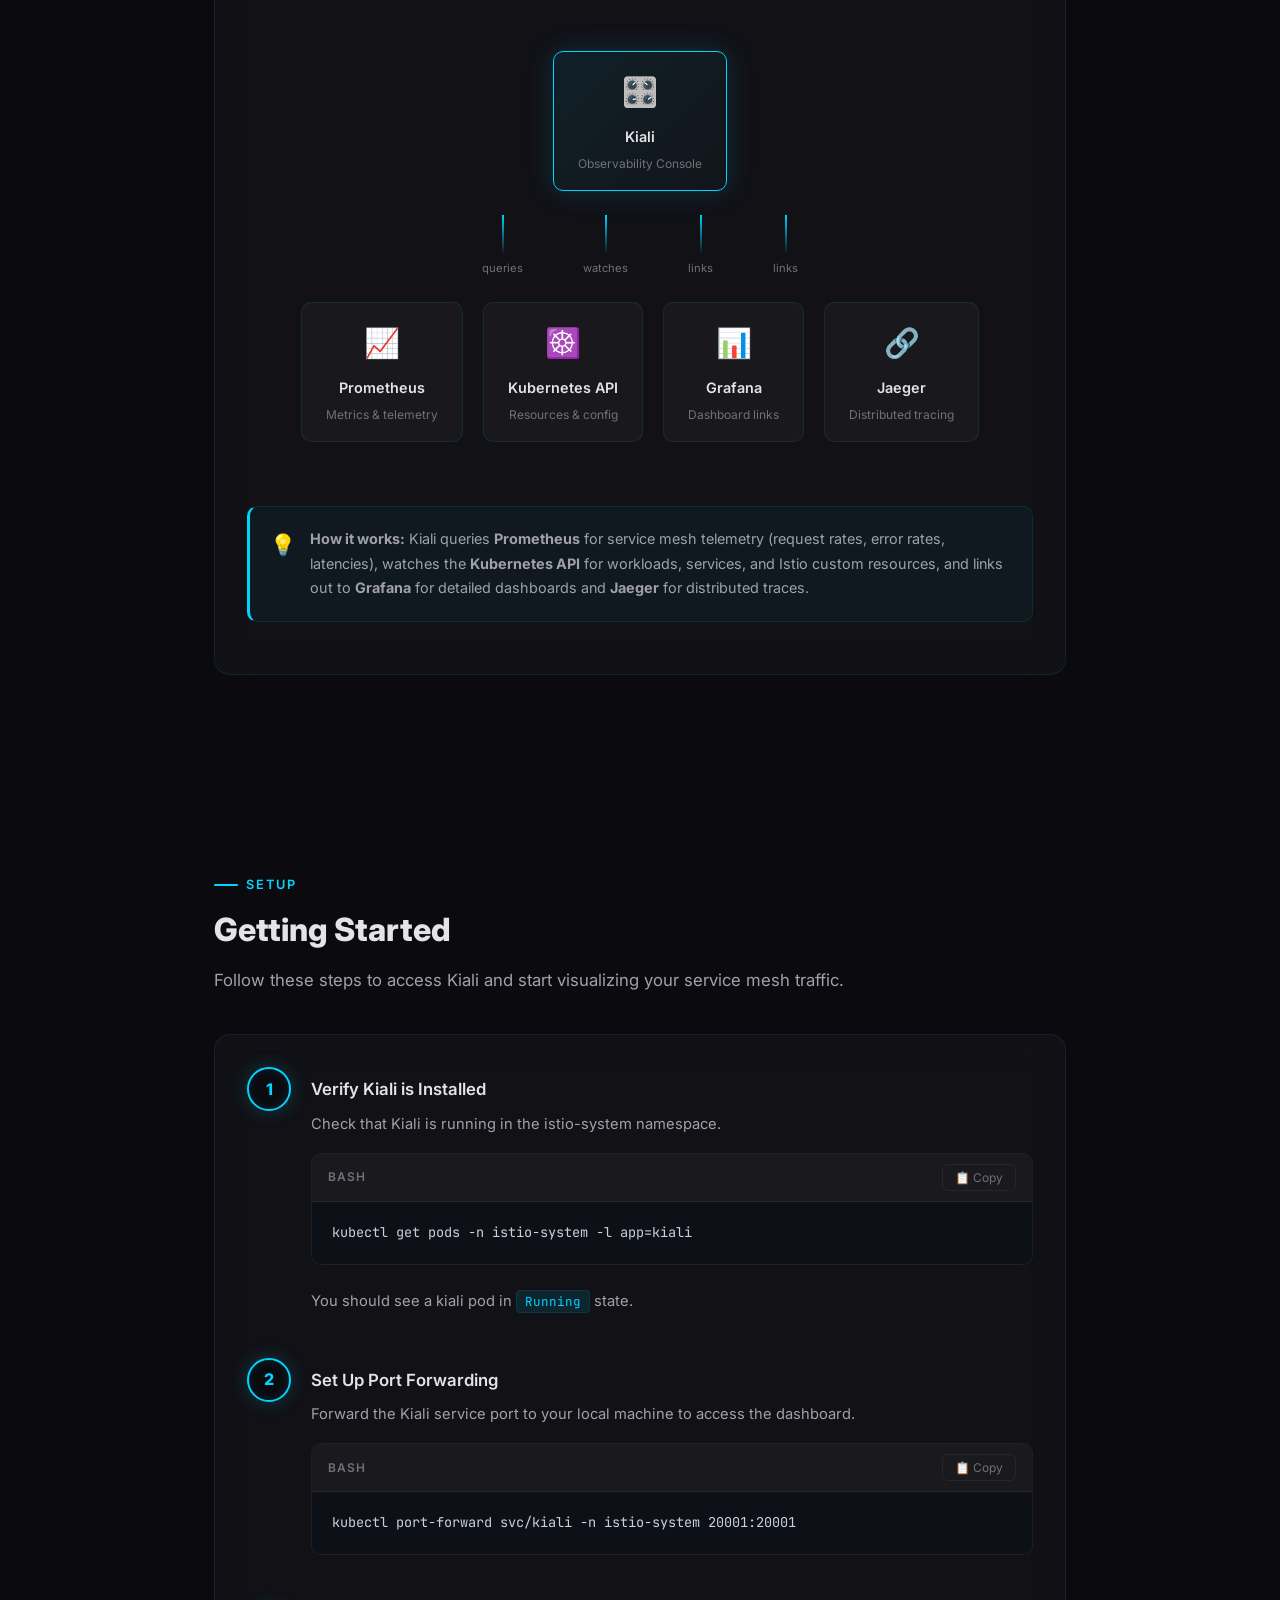
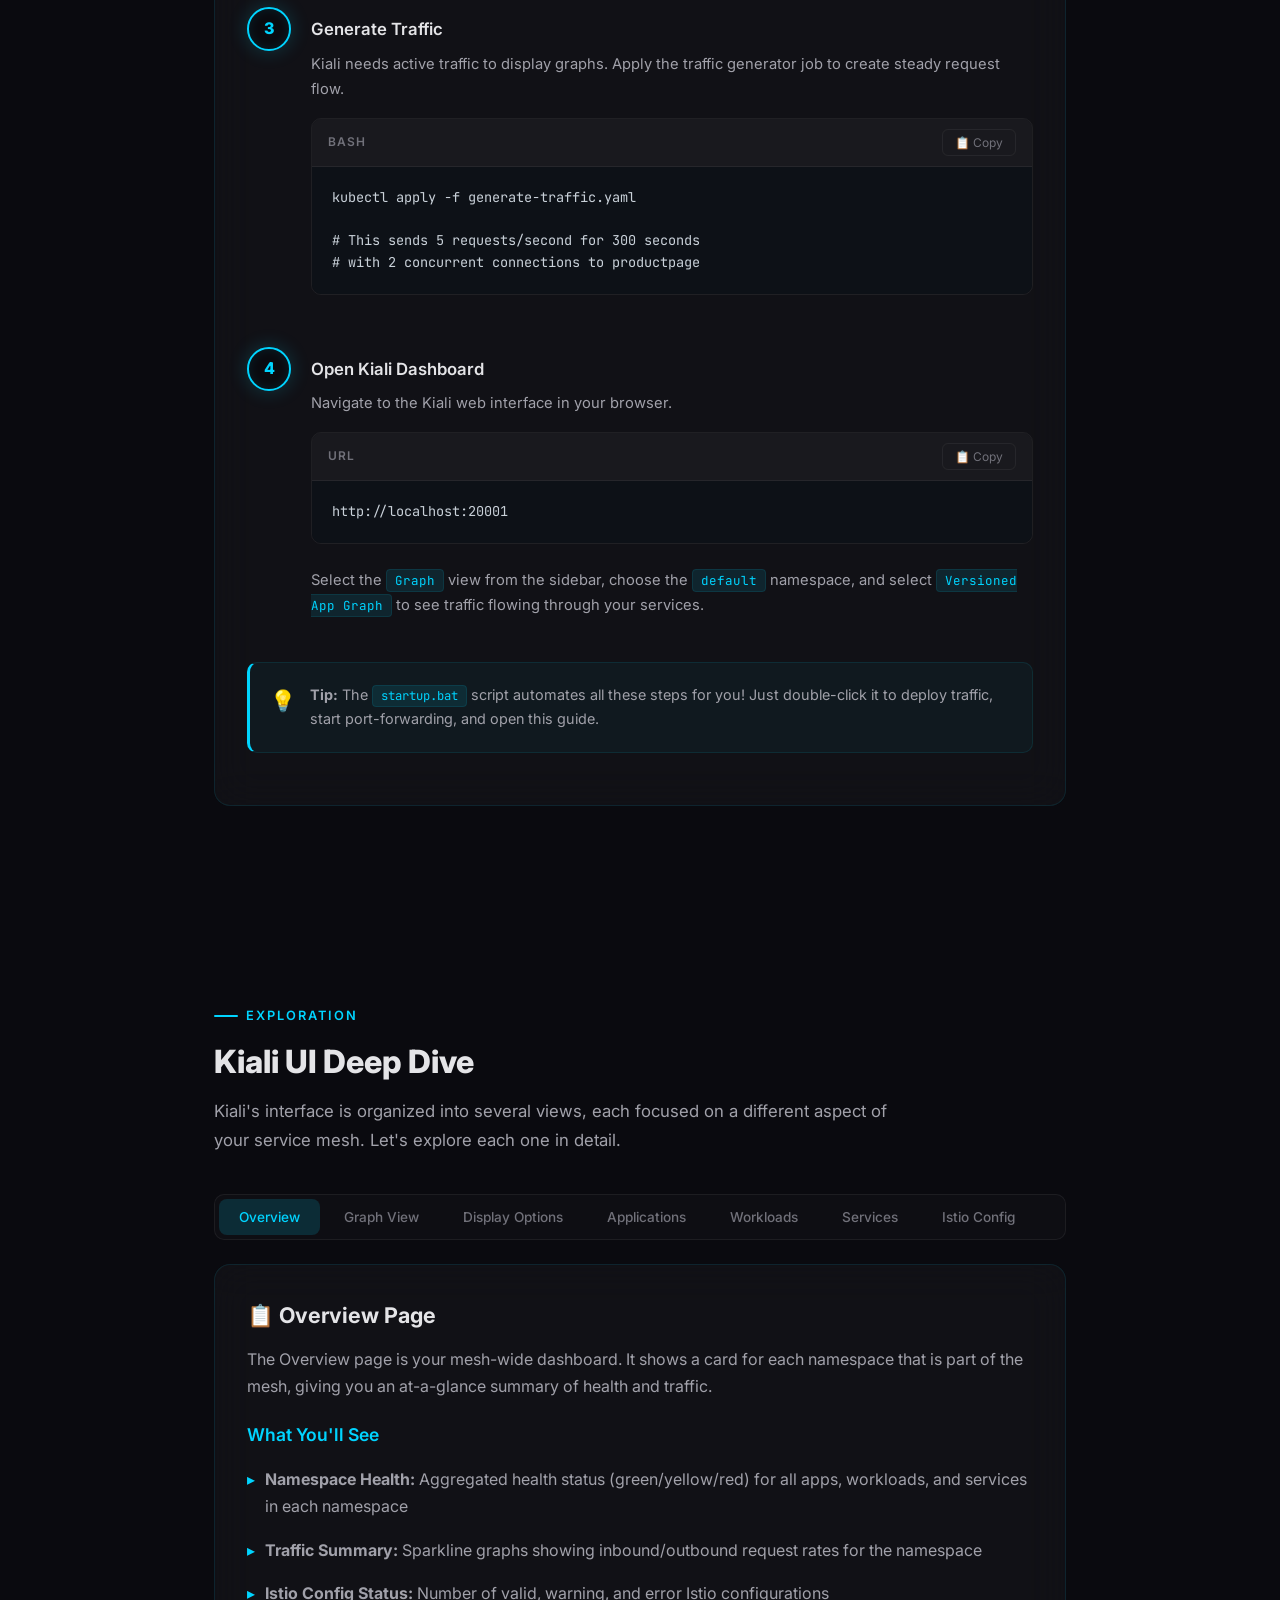
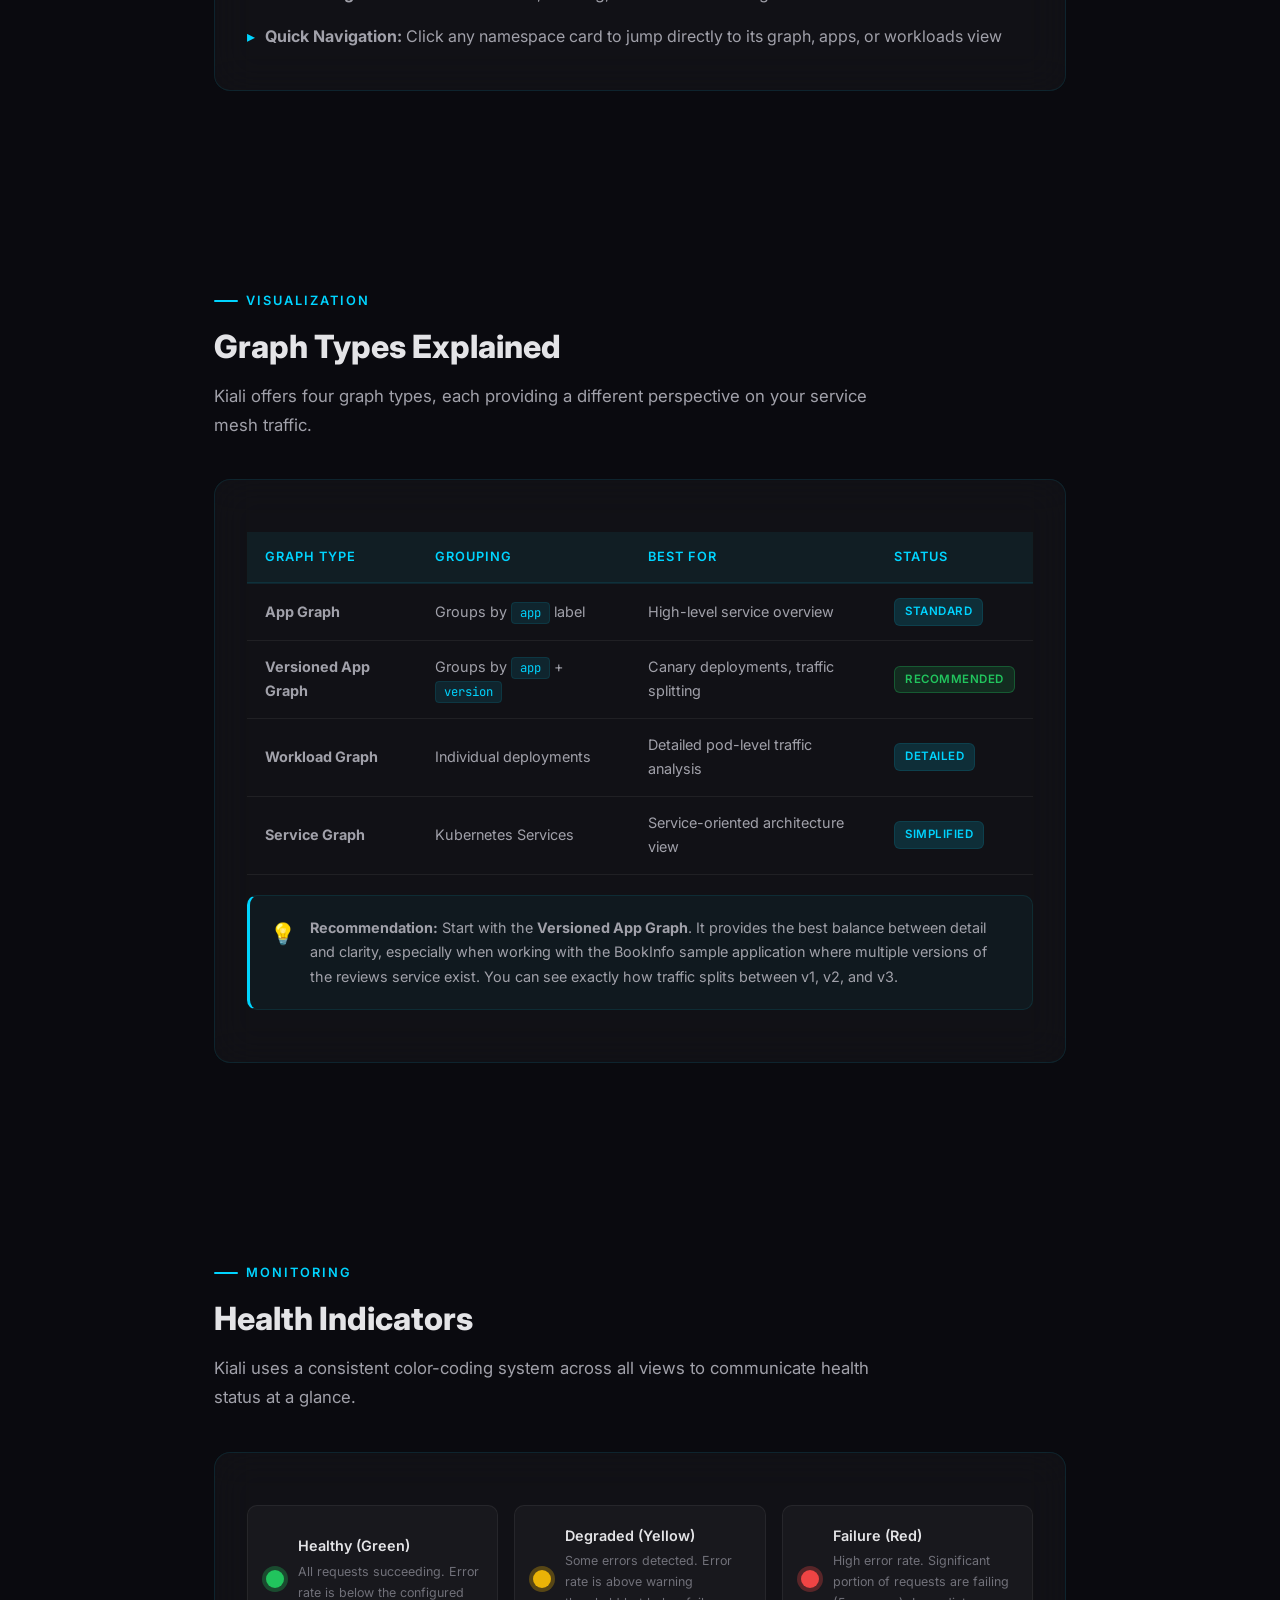
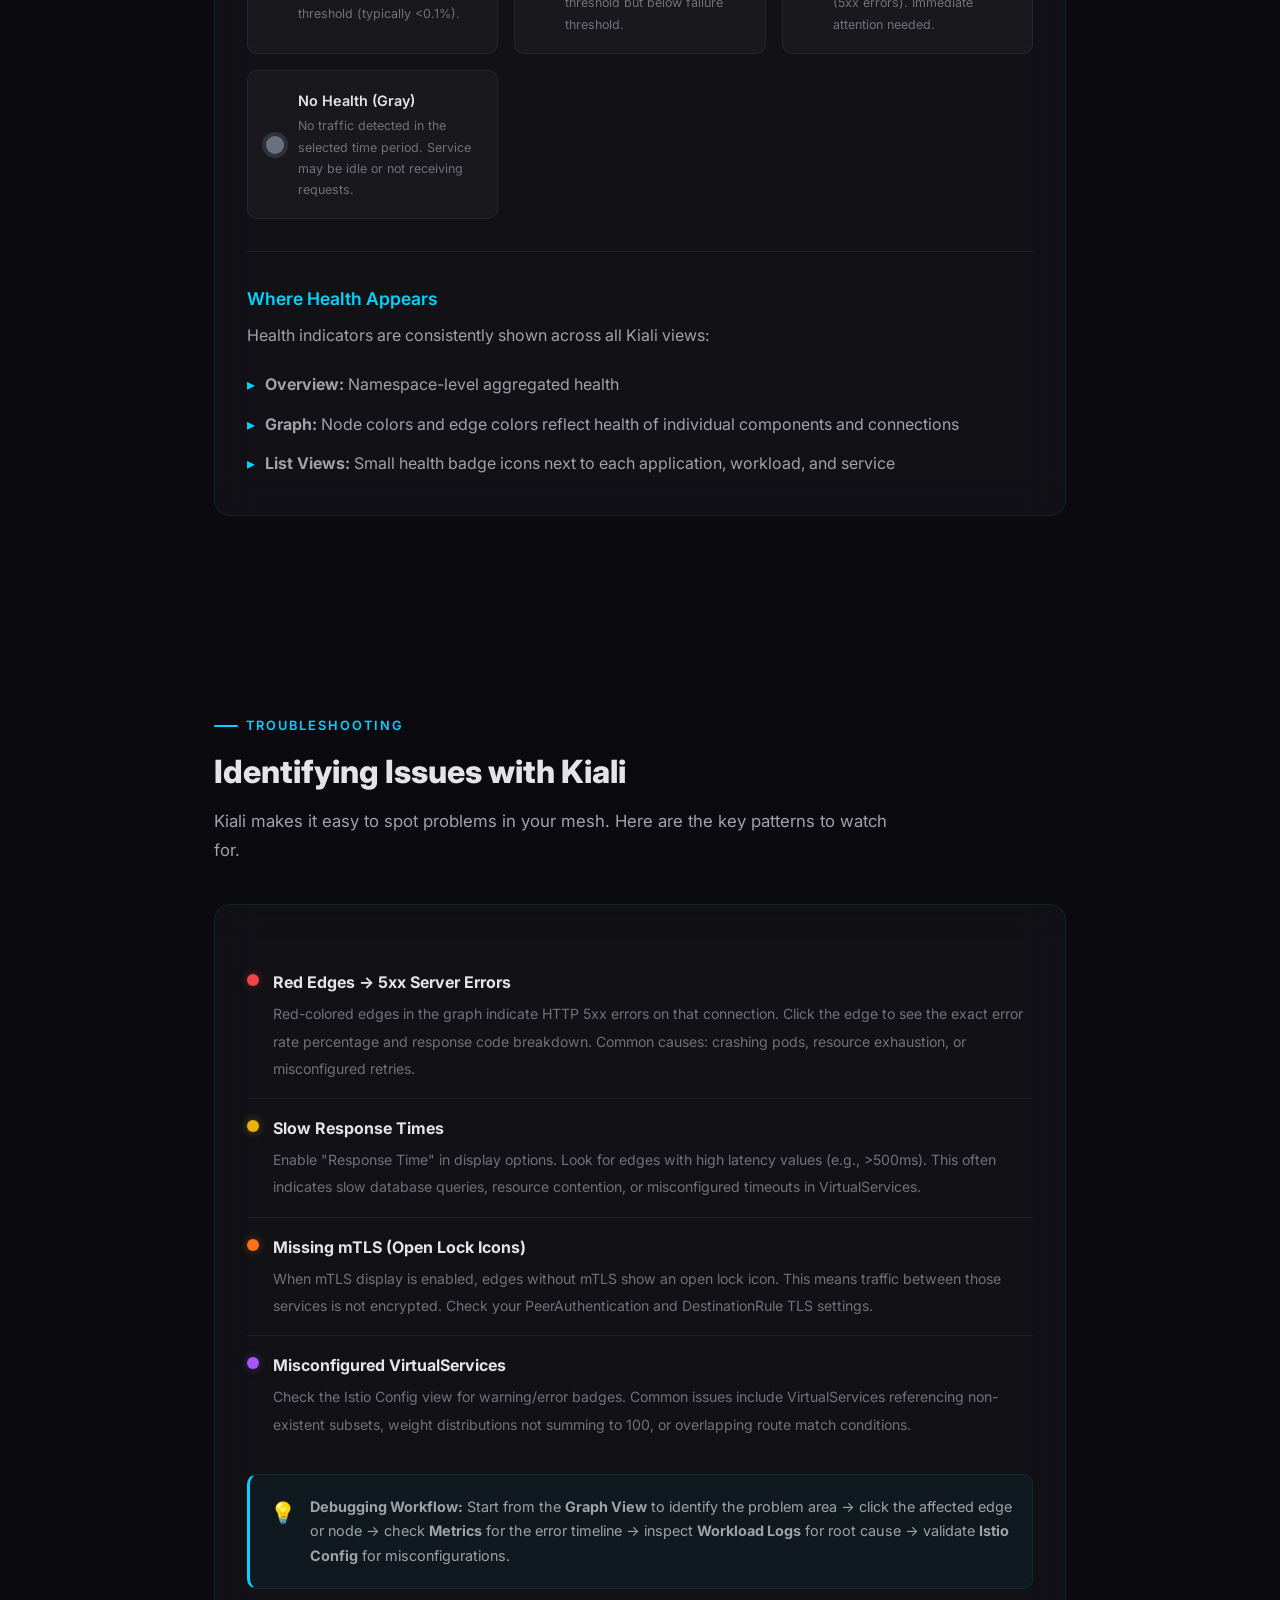
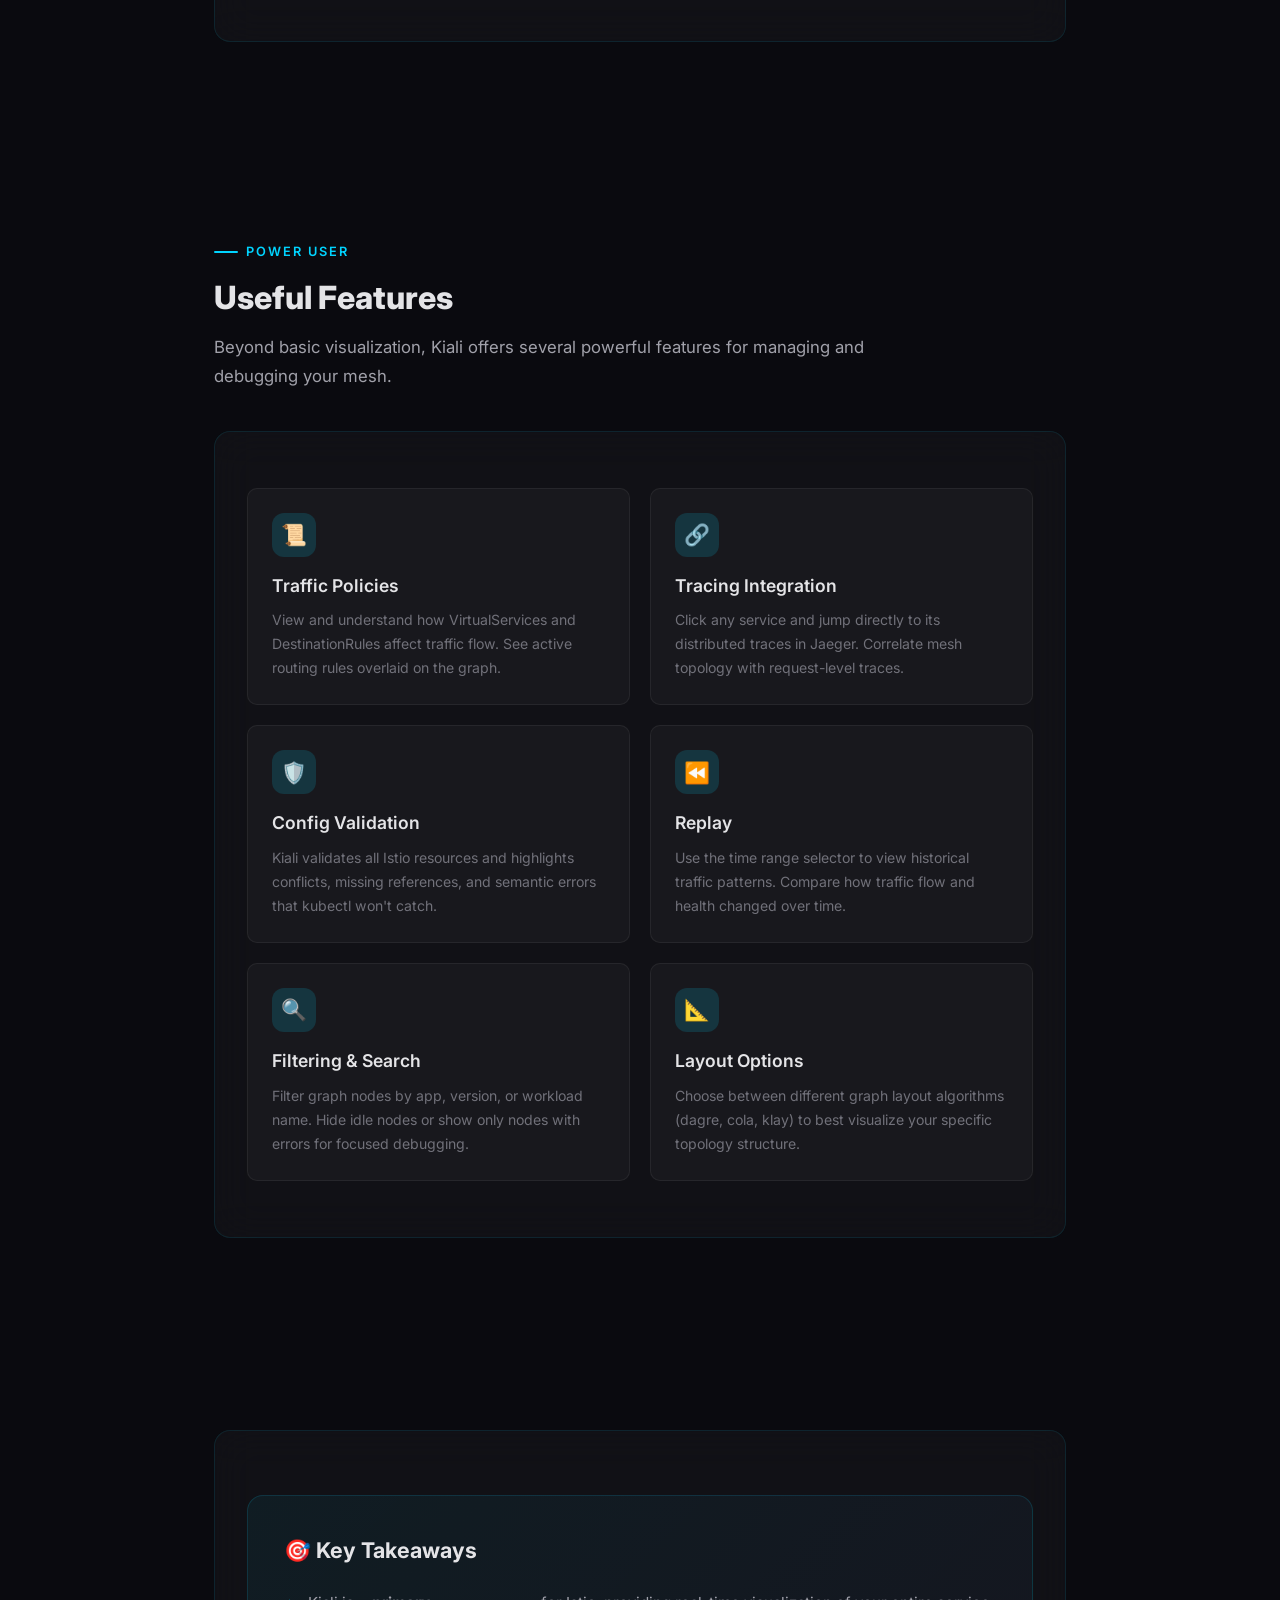
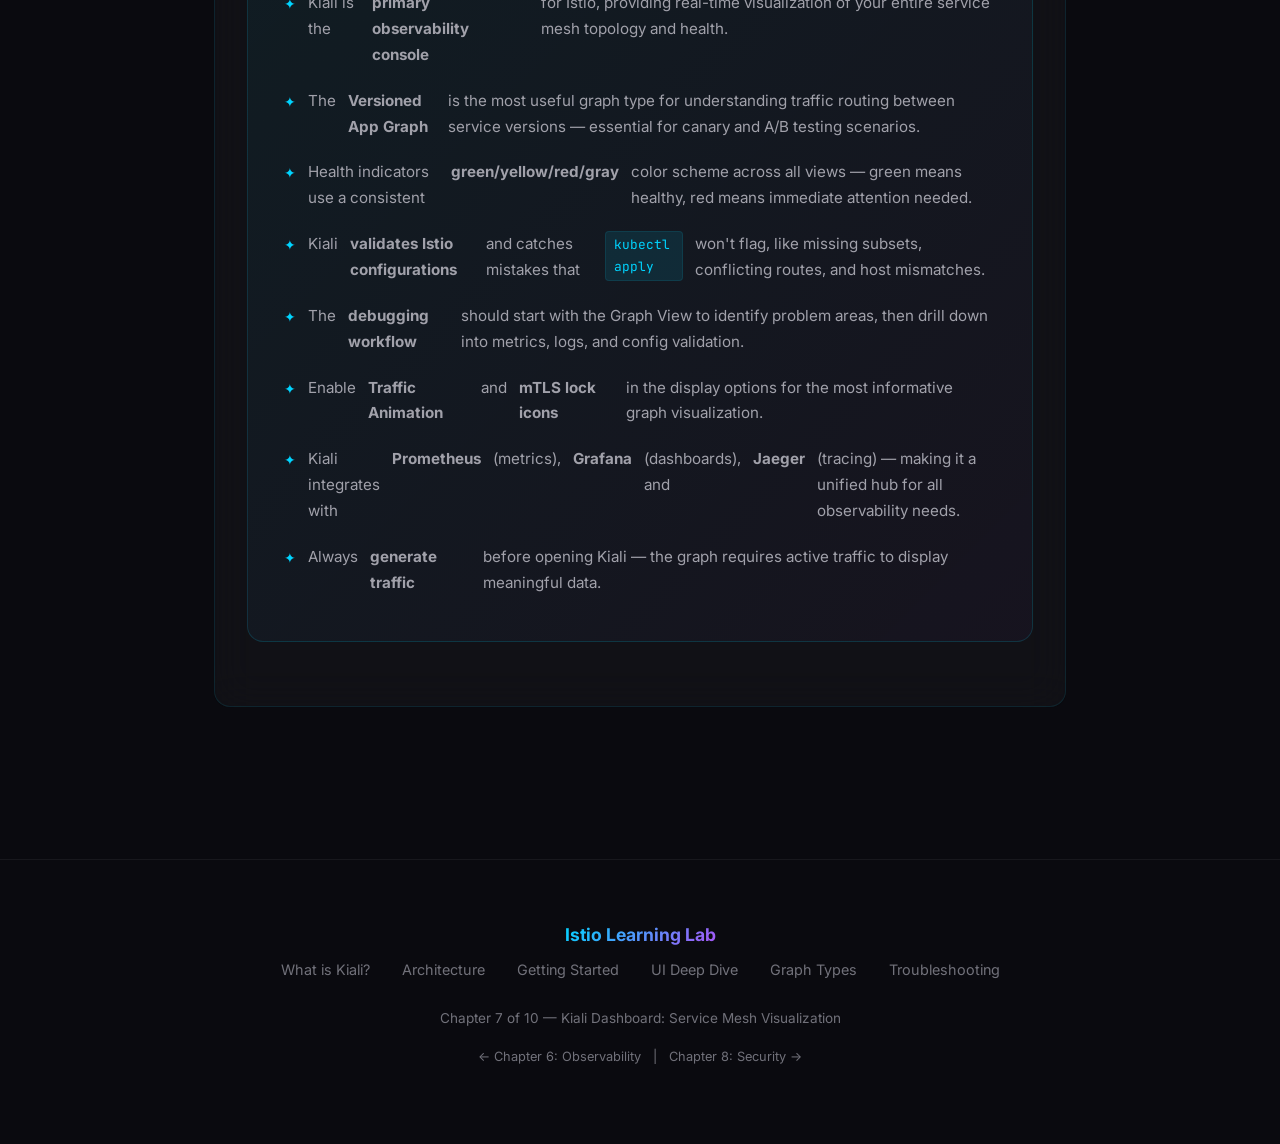
<file: chapter-07-kiali-dashboard/guide.html>
<!DOCTYPE html>
<html lang="en">
<head>
    <meta charset="UTF-8">
    <meta name="viewport" content="width=device-width, initial-scale=1.0">
    <meta name="description" content="Chapter 7: Kiali Dashboard - Master service mesh visualization and observability with Kiali in Istio">
    <title>Chapter 7: Kiali Dashboard | Istio Learning Lab</title>
    <link href="https://fonts.googleapis.com/css2?family=Inter:wght@300;400;500;600;700;800;900&family=JetBrains+Mono:wght@400;500;600&display=swap" rel="stylesheet">
    <style>
        /* ═══════════════════════════════════════════════════════════════
           CSS RESET & BASE
           ═══════════════════════════════════════════════════════════════ */
        *, *::before, *::after {
            margin: 0;
            padding: 0;
            box-sizing: border-box;
        }

        :root {
            --bg-primary: #0a0a0f;
            --bg-secondary: #0f0f18;
            --bg-card: rgba(255, 255, 255, 0.03);
            --bg-code: #0d1117;
            --accent: #00d4ff;
            --accent-dim: rgba(0, 212, 255, 0.15);
            --accent-border: rgba(0, 212, 255, 0.1);
            --accent-glow: rgba(0, 212, 255, 0.4);
            --text-primary: #e4e4e7;
            --text-secondary: #a1a1aa;
            --text-muted: #71717a;
            --green: #22c55e;
            --yellow: #eab308;
            --red: #ef4444;
            --orange: #f97316;
            --purple: #a855f7;
            --pink: #ec4899;
            --border-subtle: rgba(255, 255, 255, 0.06);
            --glass-blur: blur(20px);
            --radius: 16px;
            --radius-sm: 10px;
            --transition: 0.3s cubic-bezier(0.4, 0, 0.2, 1);
        }

        html {
            scroll-behavior: smooth;
            font-size: 16px;
        }

        body {
            font-family: 'Inter', -apple-system, BlinkMacSystemFont, sans-serif;
            background: var(--bg-primary);
            color: var(--text-primary);
            line-height: 1.7;
            overflow-x: hidden;
            -webkit-font-smoothing: antialiased;
        }

        /* ═══════════════════════════════════════════════════════════════
           SCROLLBAR
           ═══════════════════════════════════════════════════════════════ */
        ::-webkit-scrollbar { width: 6px; }
        ::-webkit-scrollbar-track { background: var(--bg-primary); }
        ::-webkit-scrollbar-thumb {
            background: rgba(0, 212, 255, 0.3);
            border-radius: 3px;
        }
        ::-webkit-scrollbar-thumb:hover { background: var(--accent); }

        /* ═══════════════════════════════════════════════════════════════
           FLOATING PARTICLES (CSS-only)
           ═══════════════════════════════════════════════════════════════ */
        .particles {
            position: fixed;
            inset: 0;
            pointer-events: none;
            z-index: 0;
            overflow: hidden;
        }

        .particle {
            position: absolute;
            width: 3px;
            height: 3px;
            background: var(--accent);
            border-radius: 50%;
            opacity: 0;
            animation: particleFloat linear infinite;
        }

        .particle:nth-child(1) { left: 10%; animation-duration: 18s; animation-delay: 0s; }
        .particle:nth-child(2) { left: 25%; animation-duration: 22s; animation-delay: 3s; }
        .particle:nth-child(3) { left: 40%; animation-duration: 16s; animation-delay: 1s; }
        .particle:nth-child(4) { left: 55%; animation-duration: 24s; animation-delay: 5s; }
        .particle:nth-child(5) { left: 70%; animation-duration: 20s; animation-delay: 2s; }
        .particle:nth-child(6) { left: 85%; animation-duration: 19s; animation-delay: 4s; }
        .particle:nth-child(7) { left: 15%; animation-duration: 21s; animation-delay: 6s; }
        .particle:nth-child(8) { left: 60%; animation-duration: 17s; animation-delay: 1.5s; }
        .particle:nth-child(9) { left: 35%; animation-duration: 23s; animation-delay: 3.5s; }
        .particle:nth-child(10) { left: 90%; animation-duration: 15s; animation-delay: 7s; }
        .particle:nth-child(11) { left: 5%; animation-duration: 25s; animation-delay: 2.5s; }
        .particle:nth-child(12) { left: 48%; animation-duration: 20s; animation-delay: 8s; }

        @keyframes particleFloat {
            0% { transform: translateY(100vh) scale(0); opacity: 0; }
            10% { opacity: 0.6; }
            90% { opacity: 0.6; }
            100% { transform: translateY(-10vh) scale(1); opacity: 0; }
        }

        /* ═══════════════════════════════════════════════════════════════
           LAYOUT
           ═══════════════════════════════════════════════════════════════ */
        .container {
            max-width: 900px;
            margin: 0 auto;
            padding: 0 24px;
            position: relative;
            z-index: 1;
        }

        /* ═══════════════════════════════════════════════════════════════
           HERO SECTION
           ═══════════════════════════════════════════════════════════════ */
        .hero {
            min-height: 100vh;
            display: flex;
            flex-direction: column;
            align-items: center;
            justify-content: center;
            text-align: center;
            position: relative;
            padding: 60px 24px;
        }

        .hero-mesh {
            position: absolute;
            inset: 0;
            overflow: hidden;
            opacity: 0.12;
        }

        .mesh-line {
            position: absolute;
            background: linear-gradient(90deg, transparent, var(--accent), transparent);
            height: 1px;
            animation: meshMove linear infinite;
        }

        .mesh-line:nth-child(1) { top: 20%; width: 60%; left: 10%; animation-duration: 8s; }
        .mesh-line:nth-child(2) { top: 35%; width: 80%; left: 5%; animation-duration: 12s; animation-delay: 1s; }
        .mesh-line:nth-child(3) { top: 50%; width: 50%; left: 30%; animation-duration: 10s; animation-delay: 2s; }
        .mesh-line:nth-child(4) { top: 65%; width: 70%; left: 15%; animation-duration: 9s; animation-delay: 0.5s; }
        .mesh-line:nth-child(5) { top: 80%; width: 55%; left: 25%; animation-duration: 11s; animation-delay: 3s; }

        .mesh-line-v {
            position: absolute;
            background: linear-gradient(180deg, transparent, var(--accent), transparent);
            width: 1px;
            animation: meshMoveV linear infinite;
        }

        .mesh-line-v:nth-child(6) { left: 20%; height: 60%; top: 10%; animation-duration: 9s; }
        .mesh-line-v:nth-child(7) { left: 40%; height: 70%; top: 5%; animation-duration: 11s; animation-delay: 2s; }
        .mesh-line-v:nth-child(8) { left: 60%; height: 50%; top: 20%; animation-duration: 8s; animation-delay: 1s; }
        .mesh-line-v:nth-child(9) { left: 80%; height: 65%; top: 15%; animation-duration: 10s; animation-delay: 3s; }

        @keyframes meshMove {
            0%, 100% { transform: translateX(-20px); opacity: 0.3; }
            50% { transform: translateX(20px); opacity: 1; }
        }

        @keyframes meshMoveV {
            0%, 100% { transform: translateY(-20px); opacity: 0.3; }
            50% { transform: translateY(20px); opacity: 1; }
        }

        .hero-badge {
            display: inline-flex;
            align-items: center;
            gap: 8px;
            padding: 8px 20px;
            background: var(--accent-dim);
            border: 1px solid var(--accent-border);
            border-radius: 100px;
            font-size: 0.85rem;
            font-weight: 500;
            color: var(--accent);
            margin-bottom: 32px;
            backdrop-filter: var(--glass-blur);
            animation: fadeInDown 0.8s ease-out;
        }

        .hero-badge .dot {
            width: 8px;
            height: 8px;
            background: var(--accent);
            border-radius: 50%;
            animation: pulse 2s ease-in-out infinite;
        }

        @keyframes pulse {
            0%, 100% { opacity: 1; transform: scale(1); }
            50% { opacity: 0.5; transform: scale(0.8); }
        }

        .hero h1 {
            font-size: clamp(2.5rem, 6vw, 4.5rem);
            font-weight: 900;
            line-height: 1.1;
            margin-bottom: 24px;
            animation: fadeInUp 0.8s ease-out 0.2s both;
        }

        .hero h1 .gradient-text {
            background: linear-gradient(135deg, #00d4ff 0%, #a855f7 50%, #ec4899 100%);
            -webkit-background-clip: text;
            -webkit-text-fill-color: transparent;
            background-clip: text;
        }

        .hero-subtitle {
            font-size: 1.2rem;
            color: var(--text-secondary);
            max-width: 600px;
            margin-bottom: 40px;
            animation: fadeInUp 0.8s ease-out 0.4s both;
        }

        .hero-actions {
            display: flex;
            gap: 16px;
            flex-wrap: wrap;
            justify-content: center;
            animation: fadeInUp 0.8s ease-out 0.6s both;
        }

        .btn {
            display: inline-flex;
            align-items: center;
            gap: 8px;
            padding: 14px 28px;
            border-radius: 12px;
            font-size: 0.95rem;
            font-weight: 600;
            text-decoration: none;
            transition: var(--transition);
            cursor: pointer;
            border: none;
            font-family: inherit;
        }

        .btn-primary {
            background: linear-gradient(135deg, var(--accent), #0099cc);
            color: #000;
            box-shadow: 0 0 30px rgba(0, 212, 255, 0.3);
        }

        .btn-primary:hover {
            transform: translateY(-2px);
            box-shadow: 0 0 50px rgba(0, 212, 255, 0.5);
        }

        .btn-outline {
            background: transparent;
            color: var(--text-primary);
            border: 1px solid var(--border-subtle);
        }

        .btn-outline:hover {
            border-color: var(--accent);
            background: var(--accent-dim);
        }

        @keyframes fadeInDown {
            from { opacity: 0; transform: translateY(-20px); }
            to { opacity: 1; transform: translateY(0); }
        }

        @keyframes fadeInUp {
            from { opacity: 0; transform: translateY(30px); }
            to { opacity: 1; transform: translateY(0); }
        }

        /* ═══════════════════════════════════════════════════════════════
           GLASS CARD
           ═══════════════════════════════════════════════════════════════ */
        .glass-card {
            background: var(--bg-card);
            backdrop-filter: var(--glass-blur);
            -webkit-backdrop-filter: var(--glass-blur);
            border: 1px solid var(--accent-border);
            border-radius: var(--radius);
            padding: 32px;
            margin-bottom: 32px;
            opacity: 0;
            transform: translateY(30px);
            transition: opacity 0.6s ease, transform 0.6s ease;
        }

        .glass-card.visible {
            opacity: 1;
            transform: translateY(0);
        }

        .glass-card:hover {
            border-color: rgba(0, 212, 255, 0.25);
            box-shadow: 0 8px 40px rgba(0, 0, 0, 0.3);
        }

        /* ═══════════════════════════════════════════════════════════════
           SECTION STYLES
           ═══════════════════════════════════════════════════════════════ */
        .section {
            padding: 80px 0;
        }

        .section-label {
            display: inline-flex;
            align-items: center;
            gap: 8px;
            font-size: 0.8rem;
            font-weight: 600;
            text-transform: uppercase;
            letter-spacing: 2px;
            color: var(--accent);
            margin-bottom: 16px;
        }

        .section-label::before {
            content: '';
            width: 24px;
            height: 2px;
            background: var(--accent);
            border-radius: 1px;
        }

        h2 {
            font-size: 2rem;
            font-weight: 800;
            margin-bottom: 16px;
            line-height: 1.2;
        }

        h3 {
            font-size: 1.35rem;
            font-weight: 700;
            margin-bottom: 12px;
            margin-top: 28px;
            color: var(--text-primary);
        }

        h4 {
            font-size: 1.1rem;
            font-weight: 600;
            margin-bottom: 8px;
            margin-top: 20px;
            color: var(--accent);
        }

        p {
            color: var(--text-secondary);
            margin-bottom: 16px;
        }

        .section-desc {
            font-size: 1.05rem;
            color: var(--text-secondary);
            max-width: 700px;
            margin-bottom: 40px;
        }

        /* ═══════════════════════════════════════════════════════════════
           TABLE OF CONTENTS
           ═══════════════════════════════════════════════════════════════ */
        .toc-grid {
            display: grid;
            grid-template-columns: repeat(auto-fill, minmax(250px, 1fr));
            gap: 12px;
        }

        .toc-item {
            display: flex;
            align-items: center;
            gap: 12px;
            padding: 14px 18px;
            background: rgba(255, 255, 255, 0.02);
            border: 1px solid var(--border-subtle);
            border-radius: var(--radius-sm);
            text-decoration: none;
            color: var(--text-secondary);
            transition: var(--transition);
            font-size: 0.9rem;
        }

        .toc-item:hover {
            border-color: var(--accent-border);
            color: var(--accent);
            background: var(--accent-dim);
            transform: translateX(4px);
        }

        .toc-num {
            width: 28px;
            height: 28px;
            display: flex;
            align-items: center;
            justify-content: center;
            background: var(--accent-dim);
            color: var(--accent);
            border-radius: 8px;
            font-size: 0.75rem;
            font-weight: 700;
            flex-shrink: 0;
        }

        /* ═══════════════════════════════════════════════════════════════
           STEP NUMBERS
           ═══════════════════════════════════════════════════════════════ */
        .step {
            display: flex;
            gap: 20px;
            margin-bottom: 28px;
            align-items: flex-start;
        }

        .step-number {
            width: 44px;
            height: 44px;
            display: flex;
            align-items: center;
            justify-content: center;
            background: var(--bg-primary);
            border: 2px solid var(--accent);
            border-radius: 50%;
            font-size: 1rem;
            font-weight: 800;
            color: var(--accent);
            flex-shrink: 0;
            box-shadow: 0 0 20px rgba(0, 212, 255, 0.2), inset 0 0 12px rgba(0, 212, 255, 0.1);
            animation: glowPulse 3s ease-in-out infinite;
        }

        @keyframes glowPulse {
            0%, 100% { box-shadow: 0 0 20px rgba(0, 212, 255, 0.2), inset 0 0 12px rgba(0, 212, 255, 0.1); }
            50% { box-shadow: 0 0 35px rgba(0, 212, 255, 0.4), inset 0 0 18px rgba(0, 212, 255, 0.2); }
        }

        .step-content {
            flex: 1;
            padding-top: 8px;
        }

        .step-content h4 {
            margin-top: 0;
            color: var(--text-primary);
            font-size: 1.05rem;
        }

        .step-content p {
            font-size: 0.92rem;
        }

        /* ═══════════════════════════════════════════════════════════════
           CODE BLOCKS
           ═══════════════════════════════════════════════════════════════ */
        .code-block {
            position: relative;
            margin: 16px 0 24px;
            border-radius: var(--radius-sm);
            overflow: hidden;
            border: 1px solid var(--border-subtle);
        }

        .code-header {
            display: flex;
            align-items: center;
            justify-content: space-between;
            padding: 10px 16px;
            background: rgba(255, 255, 255, 0.03);
            border-bottom: 1px solid var(--border-subtle);
        }

        .code-lang {
            font-size: 0.75rem;
            font-weight: 600;
            text-transform: uppercase;
            color: var(--text-muted);
            letter-spacing: 1px;
        }

        .copy-btn {
            display: flex;
            align-items: center;
            gap: 6px;
            padding: 5px 12px;
            background: transparent;
            border: 1px solid var(--border-subtle);
            border-radius: 6px;
            color: var(--text-muted);
            font-size: 0.75rem;
            font-family: 'Inter', sans-serif;
            cursor: pointer;
            transition: var(--transition);
        }

        .copy-btn:hover {
            border-color: var(--accent);
            color: var(--accent);
        }

        .copy-btn.copied {
            border-color: var(--green);
            color: var(--green);
        }

        pre {
            background: var(--bg-code);
            padding: 20px;
            overflow-x: auto;
            font-family: 'JetBrains Mono', 'Fira Code', monospace;
            font-size: 0.85rem;
            line-height: 1.6;
            color: #c9d1d9;
        }

        code {
            font-family: 'JetBrains Mono', 'Fira Code', monospace;
        }

        .inline-code {
            background: rgba(0, 212, 255, 0.1);
            color: var(--accent);
            padding: 2px 8px;
            border-radius: 4px;
            font-size: 0.85em;
            border: 1px solid var(--accent-border);
        }

        /* ═══════════════════════════════════════════════════════════════
           ARCHITECTURE DIAGRAM
           ═══════════════════════════════════════════════════════════════ */
        .arch-diagram {
            display: flex;
            flex-direction: column;
            align-items: center;
            gap: 24px;
            padding: 40px 20px;
            margin: 24px 0;
        }

        .arch-row {
            display: flex;
            gap: 20px;
            flex-wrap: wrap;
            justify-content: center;
        }

        .arch-node {
            padding: 16px 24px;
            background: var(--bg-card);
            border: 1px solid var(--accent-border);
            border-radius: var(--radius-sm);
            text-align: center;
            min-width: 140px;
            transition: var(--transition);
            position: relative;
        }

        .arch-node.primary {
            border-color: var(--accent);
            box-shadow: 0 0 30px rgba(0, 212, 255, 0.15);
            background: linear-gradient(135deg, rgba(0, 212, 255, 0.08), rgba(0, 212, 255, 0.02));
        }

        .arch-node .node-icon {
            font-size: 1.8rem;
            margin-bottom: 8px;
        }

        .arch-node .node-label {
            font-weight: 600;
            font-size: 0.9rem;
            color: var(--text-primary);
        }

        .arch-node .node-sub {
            font-size: 0.75rem;
            color: var(--text-muted);
            margin-top: 4px;
        }

        .arch-connector {
            display: flex;
            align-items: center;
            justify-content: center;
            gap: 8px;
            color: var(--accent);
            font-size: 0.8rem;
            font-weight: 500;
        }

        .arch-connector .line {
            width: 60px;
            height: 2px;
            background: linear-gradient(90deg, transparent, var(--accent), transparent);
        }

        .arch-arrows {
            display: flex;
            justify-content: center;
            gap: 60px;
            position: relative;
        }

        .arch-arrow {
            display: flex;
            flex-direction: column;
            align-items: center;
            gap: 4px;
        }

        .arch-arrow .arrow-line {
            width: 2px;
            height: 40px;
            background: linear-gradient(180deg, var(--accent), transparent);
        }

        .arch-arrow .arrow-label {
            font-size: 0.7rem;
            color: var(--text-muted);
        }

        /* ═══════════════════════════════════════════════════════════════
           FEATURE GRID
           ═══════════════════════════════════════════════════════════════ */
        .feature-grid {
            display: grid;
            grid-template-columns: repeat(auto-fill, minmax(280px, 1fr));
            gap: 20px;
            margin: 24px 0;
        }

        .feature-card {
            padding: 24px;
            background: var(--bg-card);
            border: 1px solid var(--border-subtle);
            border-radius: var(--radius-sm);
            transition: var(--transition);
        }

        .feature-card:hover {
            border-color: var(--accent-border);
            transform: translateY(-3px);
            box-shadow: 0 12px 40px rgba(0, 0, 0, 0.3);
        }

        .feature-icon {
            width: 44px;
            height: 44px;
            display: flex;
            align-items: center;
            justify-content: center;
            background: var(--accent-dim);
            border-radius: 12px;
            font-size: 1.3rem;
            margin-bottom: 14px;
        }

        .feature-card h4 {
            margin-top: 0;
            color: var(--text-primary);
        }

        .feature-card p {
            font-size: 0.88rem;
            color: var(--text-muted);
            margin-bottom: 0;
        }

        /* ═══════════════════════════════════════════════════════════════
           HEALTH INDICATORS
           ═══════════════════════════════════════════════════════════════ */
        .health-grid {
            display: grid;
            grid-template-columns: repeat(auto-fill, minmax(200px, 1fr));
            gap: 16px;
            margin: 20px 0;
        }

        .health-item {
            display: flex;
            align-items: center;
            gap: 14px;
            padding: 18px;
            background: var(--bg-card);
            border: 1px solid var(--border-subtle);
            border-radius: var(--radius-sm);
            transition: var(--transition);
        }

        .health-item:hover {
            border-color: var(--accent-border);
        }

        .health-dot {
            width: 18px;
            height: 18px;
            border-radius: 50%;
            flex-shrink: 0;
            position: relative;
        }

        .health-dot::after {
            content: '';
            position: absolute;
            inset: -4px;
            border-radius: 50%;
            background: inherit;
            opacity: 0.3;
        }

        .health-dot.green { background: var(--green); }
        .health-dot.yellow { background: var(--yellow); }
        .health-dot.red { background: var(--red); }
        .health-dot.gray { background: #6b7280; }

        .health-info h5 {
            font-size: 0.9rem;
            font-weight: 600;
            margin-bottom: 2px;
        }

        .health-info p {
            font-size: 0.78rem;
            color: var(--text-muted);
            margin-bottom: 0;
        }

        /* ═══════════════════════════════════════════════════════════════
           GRAPH TYPES TABLE
           ═══════════════════════════════════════════════════════════════ */
        .graph-types {
            width: 100%;
            border-collapse: collapse;
            margin: 20px 0;
            font-size: 0.9rem;
        }

        .graph-types th {
            text-align: left;
            padding: 14px 18px;
            background: rgba(0, 212, 255, 0.06);
            border-bottom: 2px solid var(--accent-border);
            color: var(--accent);
            font-weight: 600;
            font-size: 0.8rem;
            text-transform: uppercase;
            letter-spacing: 1px;
        }

        .graph-types td {
            padding: 14px 18px;
            border-bottom: 1px solid var(--border-subtle);
            color: var(--text-secondary);
        }

        .graph-types tr:hover td {
            background: rgba(255, 255, 255, 0.02);
        }

        .badge {
            display: inline-flex;
            padding: 3px 10px;
            border-radius: 6px;
            font-size: 0.72rem;
            font-weight: 600;
            text-transform: uppercase;
            letter-spacing: 0.5px;
        }

        .badge-recommended {
            background: rgba(34, 197, 94, 0.15);
            color: var(--green);
            border: 1px solid rgba(34, 197, 94, 0.3);
        }

        .badge-accent {
            background: var(--accent-dim);
            color: var(--accent);
            border: 1px solid var(--accent-border);
        }

        /* ═══════════════════════════════════════════════════════════════
           ISSUE PATTERNS
           ═══════════════════════════════════════════════════════════════ */
        .issue-list {
            list-style: none;
            margin: 16px 0;
        }

        .issue-list li {
            display: flex;
            align-items: flex-start;
            gap: 14px;
            padding: 16px 0;
            border-bottom: 1px solid var(--border-subtle);
        }

        .issue-list li:last-child {
            border-bottom: none;
        }

        .issue-indicator {
            width: 12px;
            height: 12px;
            border-radius: 50%;
            margin-top: 5px;
            flex-shrink: 0;
        }

        .issue-indicator.red { background: var(--red); box-shadow: 0 0 10px rgba(239, 68, 68, 0.4); }
        .issue-indicator.yellow { background: var(--yellow); box-shadow: 0 0 10px rgba(234, 179, 8, 0.4); }
        .issue-indicator.orange { background: var(--orange); box-shadow: 0 0 10px rgba(249, 115, 22, 0.4); }
        .issue-indicator.purple { background: var(--purple); box-shadow: 0 0 10px rgba(168, 85, 247, 0.4); }

        .issue-text strong {
            color: var(--text-primary);
            display: block;
            margin-bottom: 4px;
        }

        .issue-text span {
            font-size: 0.88rem;
            color: var(--text-muted);
        }

        /* ═══════════════════════════════════════════════════════════════
           CALLOUT / TIP BOX
           ═══════════════════════════════════════════════════════════════ */
        .callout {
            display: flex;
            gap: 14px;
            padding: 20px;
            background: rgba(0, 212, 255, 0.04);
            border: 1px solid var(--accent-border);
            border-radius: var(--radius-sm);
            margin: 20px 0;
            border-left: 3px solid var(--accent);
        }

        .callout-icon {
            font-size: 1.3rem;
            flex-shrink: 0;
        }

        .callout p {
            margin-bottom: 0;
            font-size: 0.9rem;
        }

        .callout.warning {
            background: rgba(234, 179, 8, 0.04);
            border-color: rgba(234, 179, 8, 0.2);
            border-left-color: var(--yellow);
        }

        /* ═══════════════════════════════════════════════════════════════
           TAKEAWAY CARD
           ═══════════════════════════════════════════════════════════════ */
        .takeaway-card {
            background: linear-gradient(135deg, rgba(0, 212, 255, 0.06), rgba(168, 85, 247, 0.04));
            border: 1px solid rgba(0, 212, 255, 0.15);
            border-radius: var(--radius);
            padding: 36px;
            margin: 32px 0;
        }

        .takeaway-card h3 {
            margin-top: 0;
            display: flex;
            align-items: center;
            gap: 10px;
        }

        .takeaway-list {
            list-style: none;
            margin: 0;
        }

        .takeaway-list li {
            display: flex;
            align-items: flex-start;
            gap: 12px;
            padding: 10px 0;
            color: var(--text-secondary);
            font-size: 0.95rem;
        }

        .takeaway-list li::before {
            content: '✦';
            color: var(--accent);
            font-size: 0.9rem;
            margin-top: 2px;
            flex-shrink: 0;
        }

        /* ═══════════════════════════════════════════════════════════════
           TABS
           ═══════════════════════════════════════════════════════════════ */
        .tabs {
            display: flex;
            gap: 4px;
            margin-bottom: 24px;
            background: rgba(255, 255, 255, 0.02);
            padding: 4px;
            border-radius: var(--radius-sm);
            border: 1px solid var(--border-subtle);
            overflow-x: auto;
        }

        .tab-btn {
            padding: 10px 20px;
            background: transparent;
            border: none;
            color: var(--text-muted);
            font-size: 0.85rem;
            font-weight: 500;
            font-family: 'Inter', sans-serif;
            cursor: pointer;
            border-radius: 8px;
            transition: var(--transition);
            white-space: nowrap;
        }

        .tab-btn:hover {
            color: var(--text-primary);
            background: rgba(255, 255, 255, 0.03);
        }

        .tab-btn.active {
            background: var(--accent-dim);
            color: var(--accent);
        }

        .tab-panel {
            display: none;
        }

        .tab-panel.active {
            display: block;
            animation: fadeIn 0.3s ease-out;
        }

        @keyframes fadeIn {
            from { opacity: 0; }
            to { opacity: 1; }
        }

        /* ═══════════════════════════════════════════════════════════════
           FOOTER
           ═══════════════════════════════════════════════════════════════ */
        .footer {
            text-align: center;
            padding: 60px 24px;
            border-top: 1px solid var(--border-subtle);
            margin-top: 40px;
        }

        .footer-nav {
            display: flex;
            justify-content: center;
            gap: 32px;
            margin-bottom: 24px;
            flex-wrap: wrap;
        }

        .footer-nav a {
            color: var(--text-muted);
            text-decoration: none;
            font-size: 0.9rem;
            transition: var(--transition);
        }

        .footer-nav a:hover {
            color: var(--accent);
        }

        .footer p {
            color: var(--text-muted);
            font-size: 0.85rem;
        }

        .footer-brand {
            font-size: 1.1rem;
            font-weight: 700;
            margin-bottom: 8px;
        }

        .footer-brand .gradient-text {
            background: linear-gradient(135deg, var(--accent), var(--purple));
            -webkit-background-clip: text;
            -webkit-text-fill-color: transparent;
            background-clip: text;
        }

        /* ═══════════════════════════════════════════════════════════════
           RESPONSIVE
           ═══════════════════════════════════════════════════════════════ */
        @media (max-width: 768px) {
            .container { padding: 0 16px; }
            .glass-card { padding: 24px; }
            .section { padding: 50px 0; }
            h2 { font-size: 1.6rem; }
            .toc-grid { grid-template-columns: 1fr; }
            .feature-grid { grid-template-columns: 1fr; }
            .health-grid { grid-template-columns: 1fr; }
            .arch-row { flex-direction: column; align-items: center; }
            .graph-types { font-size: 0.8rem; }
            .graph-types th, .graph-types td { padding: 10px 12px; }
            .tabs { flex-wrap: nowrap; }
        }

        /* ═══════════════════════════════════════════════════════════════
           UTILITY
           ═══════════════════════════════════════════════════════════════ */
        .mt-0 { margin-top: 0; }
        .mb-0 { margin-bottom: 0; }
        .text-accent { color: var(--accent); }
        .text-green { color: var(--green); }
        .text-red { color: var(--red); }
        .divider {
            height: 1px;
            background: var(--border-subtle);
            margin: 32px 0;
        }
    </style>
</head>
<body>

    <!-- ═══════════════════════════════════════════════════════════════
         PARTICLES
         ═══════════════════════════════════════════════════════════════ -->
    <div class="particles">
        <div class="particle"></div><div class="particle"></div><div class="particle"></div>
        <div class="particle"></div><div class="particle"></div><div class="particle"></div>
        <div class="particle"></div><div class="particle"></div><div class="particle"></div>
        <div class="particle"></div><div class="particle"></div><div class="particle"></div>
    </div>

    <!-- ═══════════════════════════════════════════════════════════════
         HERO SECTION
         ═══════════════════════════════════════════════════════════════ -->
    <header class="hero">
        <div class="hero-mesh">
            <div class="mesh-line"></div>
            <div class="mesh-line"></div>
            <div class="mesh-line"></div>
            <div class="mesh-line"></div>
            <div class="mesh-line"></div>
            <div class="mesh-line-v"></div>
            <div class="mesh-line-v"></div>
            <div class="mesh-line-v"></div>
            <div class="mesh-line-v"></div>
        </div>
        <div class="container">
            <div class="hero-badge">
                <span class="dot"></span>
                Chapter 7 — Istio Learning Lab
            </div>
            <h1>
                <span class="gradient-text">Kiali Dashboard</span><br>
                Service Mesh Visualization
            </h1>
            <p class="hero-subtitle">
                Master real-time service mesh observability. Visualize traffic flows, detect anomalies,
                and validate Istio configurations through Kiali's powerful interactive dashboard.
            </p>
            <div class="hero-actions">
                <a href="#getting-started" class="btn btn-primary">⚡ Get Started</a>
                <a href="#toc" class="btn btn-outline">📖 Explore Guide</a>
            </div>
        </div>
    </header>

    <main class="container">

        <!-- ═══════════════════════════════════════════════════════════
             TABLE OF CONTENTS
             ═══════════════════════════════════════════════════════════ -->
        <section id="toc" class="section">
            <div class="glass-card">
                <div class="section-label">Navigation</div>
                <h2>Table of Contents</h2>
                <p class="section-desc">Everything you need to master Kiali dashboard for Istio observability.</p>
                <div class="toc-grid">
                    <a href="#what-is-kiali" class="toc-item"><span class="toc-num">01</span> What is Kiali?</a>
                    <a href="#architecture" class="toc-item"><span class="toc-num">02</span> Architecture</a>
                    <a href="#getting-started" class="toc-item"><span class="toc-num">03</span> Getting Started</a>
                    <a href="#ui-deep-dive" class="toc-item"><span class="toc-num">04</span> UI Deep Dive</a>
                    <a href="#graph-types" class="toc-item"><span class="toc-num">05</span> Graph Types</a>
                    <a href="#health-indicators" class="toc-item"><span class="toc-num">06</span> Health Indicators</a>
                    <a href="#identifying-issues" class="toc-item"><span class="toc-num">07</span> Identifying Issues</a>
                    <a href="#useful-features" class="toc-item"><span class="toc-num">08</span> Useful Features</a>
                    <a href="#takeaways" class="toc-item"><span class="toc-num">09</span> Key Takeaways</a>
                </div>
            </div>
        </section>

        <!-- ═══════════════════════════════════════════════════════════
             WHAT IS KIALI?
             ═══════════════════════════════════════════════════════════ -->
        <section id="what-is-kiali" class="section">
            <div class="section-label">Understanding</div>
            <h2>What is Kiali?</h2>
            <p class="section-desc">
                Kiali is the observability console for Istio service mesh. It provides deep insight into the structure and health of your mesh, helping you understand what your microservices are doing in real time.
            </p>

            <div class="glass-card">
                <h3 class="mt-0">Why Kiali Matters</h3>
                <p>
                    Without Kiali, understanding the behavior of dozens or hundreds of microservices communicating through Istio's sidecar proxies would require manual inspection of metrics, logs, and configuration files across many systems. Kiali unifies all of this into a single, interactive dashboard.
                </p>

                <div class="feature-grid">
                    <div class="feature-card">
                        <div class="feature-icon">🔍</div>
                        <h4>Topology Visualization</h4>
                        <p>Automatically generates real-time service mesh topology graphs showing how services communicate with each other.</p>
                    </div>
                    <div class="feature-card">
                        <div class="feature-icon">❤️</div>
                        <h4>Health Monitoring</h4>
                        <p>Color-coded health indicators for namespaces, applications, workloads, and services at a glance.</p>
                    </div>
                    <div class="feature-card">
                        <div class="feature-icon">✅</div>
                        <h4>Config Validation</h4>
                        <p>Validates Istio configurations (VirtualServices, DestinationRules) and warns about misconfigurations before they cause issues.</p>
                    </div>
                    <div class="feature-card">
                        <div class="feature-icon">📊</div>
                        <h4>Metrics Integration</h4>
                        <p>Pulls metrics from Prometheus to show request rates, error rates, and latency distributions for every service.</p>
                    </div>
                    <div class="feature-card">
                        <div class="feature-icon">🔒</div>
                        <h4>mTLS Verification</h4>
                        <p>Visually verifies that mutual TLS is properly configured between services with lock icons on traffic edges.</p>
                    </div>
                    <div class="feature-card">
                        <div class="feature-icon">🔗</div>
                        <h4>Distributed Tracing</h4>
                        <p>Integrates with Jaeger to provide distributed tracing capabilities directly within the Kiali interface.</p>
                    </div>
                </div>
            </div>
        </section>

        <!-- ═══════════════════════════════════════════════════════════
             ARCHITECTURE
             ═══════════════════════════════════════════════════════════ -->
        <section id="architecture" class="section">
            <div class="section-label">System Design</div>
            <h2>Kiali Architecture</h2>
            <p class="section-desc">
                Kiali integrates with the Istio control plane and multiple data sources to provide a unified observability experience.
            </p>

            <div class="glass-card">
                <div class="arch-diagram">
                    <!-- Top: Kiali -->
                    <div class="arch-row">
                        <div class="arch-node primary">
                            <div class="node-icon">🎛️</div>
                            <div class="node-label">Kiali</div>
                            <div class="node-sub">Observability Console</div>
                        </div>
                    </div>

                    <!-- Arrows down -->
                    <div class="arch-arrows">
                        <div class="arch-arrow">
                            <div class="arrow-line"></div>
                            <div class="arrow-label">queries</div>
                        </div>
                        <div class="arch-arrow">
                            <div class="arrow-line"></div>
                            <div class="arrow-label">watches</div>
                        </div>
                        <div class="arch-arrow">
                            <div class="arrow-line"></div>
                            <div class="arrow-label">links</div>
                        </div>
                        <div class="arch-arrow">
                            <div class="arrow-line"></div>
                            <div class="arrow-label">links</div>
                        </div>
                    </div>

                    <!-- Bottom: Data Sources -->
                    <div class="arch-row">
                        <div class="arch-node">
                            <div class="node-icon">📈</div>
                            <div class="node-label">Prometheus</div>
                            <div class="node-sub">Metrics & telemetry</div>
                        </div>
                        <div class="arch-node">
                            <div class="node-icon">☸️</div>
                            <div class="node-label">Kubernetes API</div>
                            <div class="node-sub">Resources & config</div>
                        </div>
                        <div class="arch-node">
                            <div class="node-icon">📊</div>
                            <div class="node-label">Grafana</div>
                            <div class="node-sub">Dashboard links</div>
                        </div>
                        <div class="arch-node">
                            <div class="node-icon">🔗</div>
                            <div class="node-label">Jaeger</div>
                            <div class="node-sub">Distributed tracing</div>
                        </div>
                    </div>
                </div>

                <div class="callout">
                    <span class="callout-icon">💡</span>
                    <div>
                        <p><strong>How it works:</strong> Kiali queries <strong>Prometheus</strong> for service mesh telemetry (request rates, error rates, latencies), watches the <strong>Kubernetes API</strong> for workloads, services, and Istio custom resources, and links out to <strong>Grafana</strong> for detailed dashboards and <strong>Jaeger</strong> for distributed traces.</p>
                    </div>
                </div>
            </div>
        </section>

        <!-- ═══════════════════════════════════════════════════════════
             GETTING STARTED
             ═══════════════════════════════════════════════════════════ -->
        <section id="getting-started" class="section">
            <div class="section-label">Setup</div>
            <h2>Getting Started</h2>
            <p class="section-desc">
                Follow these steps to access Kiali and start visualizing your service mesh traffic.
            </p>

            <div class="glass-card">
                <div class="step">
                    <div class="step-number">1</div>
                    <div class="step-content">
                        <h4>Verify Kiali is Installed</h4>
                        <p>Check that Kiali is running in the istio-system namespace.</p>
                        <div class="code-block">
                            <div class="code-header">
                                <span class="code-lang">bash</span>
                                <button class="copy-btn" onclick="copyCode(this)">📋 Copy</button>
                            </div>
                            <pre><code>kubectl get pods -n istio-system -l app=kiali</code></pre>
                        </div>
                        <p>You should see a kiali pod in <code class="inline-code">Running</code> state.</p>
                    </div>
                </div>

                <div class="step">
                    <div class="step-number">2</div>
                    <div class="step-content">
                        <h4>Set Up Port Forwarding</h4>
                        <p>Forward the Kiali service port to your local machine to access the dashboard.</p>
                        <div class="code-block">
                            <div class="code-header">
                                <span class="code-lang">bash</span>
                                <button class="copy-btn" onclick="copyCode(this)">📋 Copy</button>
                            </div>
                            <pre><code>kubectl port-forward svc/kiali -n istio-system 20001:20001</code></pre>
                        </div>
                    </div>
                </div>

                <div class="step">
                    <div class="step-number">3</div>
                    <div class="step-content">
                        <h4>Generate Traffic</h4>
                        <p>Kiali needs active traffic to display graphs. Apply the traffic generator job to create steady request flow.</p>
                        <div class="code-block">
                            <div class="code-header">
                                <span class="code-lang">bash</span>
                                <button class="copy-btn" onclick="copyCode(this)">📋 Copy</button>
                            </div>
                            <pre><code>kubectl apply -f generate-traffic.yaml

# This sends 5 requests/second for 300 seconds
# with 2 concurrent connections to productpage</code></pre>
                        </div>
                    </div>
                </div>

                <div class="step">
                    <div class="step-number">4</div>
                    <div class="step-content">
                        <h4>Open Kiali Dashboard</h4>
                        <p>Navigate to the Kiali web interface in your browser.</p>
                        <div class="code-block">
                            <div class="code-header">
                                <span class="code-lang">url</span>
                                <button class="copy-btn" onclick="copyCode(this)">📋 Copy</button>
                            </div>
                            <pre><code>http://localhost:20001</code></pre>
                        </div>
                        <p>Select the <code class="inline-code">Graph</code> view from the sidebar, choose the <code class="inline-code">default</code> namespace, and select <code class="inline-code">Versioned App Graph</code> to see traffic flowing through your services.</p>
                    </div>
                </div>

                <div class="callout">
                    <span class="callout-icon">💡</span>
                    <div>
                        <p><strong>Tip:</strong> The <code class="inline-code">startup.bat</code> script automates all these steps for you! Just double-click it to deploy traffic, start port-forwarding, and open this guide.</p>
                    </div>
                </div>
            </div>
        </section>

        <!-- ═══════════════════════════════════════════════════════════
             KIALI UI DEEP DIVE
             ═══════════════════════════════════════════════════════════ -->
        <section id="ui-deep-dive" class="section">
            <div class="section-label">Exploration</div>
            <h2>Kiali UI Deep Dive</h2>
            <p class="section-desc">
                Kiali's interface is organized into several views, each focused on a different aspect of your service mesh. Let's explore each one in detail.
            </p>

            <!-- Tab Navigation -->
            <div class="tabs" role="tablist">
                <button class="tab-btn active" onclick="switchTab(event, 'tab-overview')" role="tab">Overview</button>
                <button class="tab-btn" onclick="switchTab(event, 'tab-graph')" role="tab">Graph View</button>
                <button class="tab-btn" onclick="switchTab(event, 'tab-display')" role="tab">Display Options</button>
                <button class="tab-btn" onclick="switchTab(event, 'tab-apps')" role="tab">Applications</button>
                <button class="tab-btn" onclick="switchTab(event, 'tab-workloads')" role="tab">Workloads</button>
                <button class="tab-btn" onclick="switchTab(event, 'tab-services')" role="tab">Services</button>
                <button class="tab-btn" onclick="switchTab(event, 'tab-istio-config')" role="tab">Istio Config</button>
            </div>

            <!-- Tab: Overview -->
            <div id="tab-overview" class="tab-panel active glass-card">
                <h3 class="mt-0">📋 Overview Page</h3>
                <p>
                    The Overview page is your mesh-wide dashboard. It shows a card for each namespace that is part of the mesh, giving you an at-a-glance summary of health and traffic.
                </p>
                <h4>What You'll See</h4>
                <ul style="list-style: none; padding: 0;">
                    <li style="padding: 8px 0; color: var(--text-secondary); display: flex; gap: 10px;">
                        <span style="color: var(--accent);">▸</span>
                        <span><strong>Namespace Health:</strong> Aggregated health status (green/yellow/red) for all apps, workloads, and services in each namespace</span>
                    </li>
                    <li style="padding: 8px 0; color: var(--text-secondary); display: flex; gap: 10px;">
                        <span style="color: var(--accent);">▸</span>
                        <span><strong>Traffic Summary:</strong> Sparkline graphs showing inbound/outbound request rates for the namespace</span>
                    </li>
                    <li style="padding: 8px 0; color: var(--text-secondary); display: flex; gap: 10px;">
                        <span style="color: var(--accent);">▸</span>
                        <span><strong>Istio Config Status:</strong> Number of valid, warning, and error Istio configurations</span>
                    </li>
                    <li style="padding: 8px 0; color: var(--text-secondary); display: flex; gap: 10px;">
                        <span style="color: var(--accent);">▸</span>
                        <span><strong>Quick Navigation:</strong> Click any namespace card to jump directly to its graph, apps, or workloads view</span>
                    </li>
                </ul>
            </div>

            <!-- Tab: Graph View -->
            <div id="tab-graph" class="tab-panel glass-card">
                <h3 class="mt-0">🕸️ Graph View — The Heart of Kiali</h3>
                <p>
                    The Graph view is Kiali's most powerful feature. It renders a real-time, interactive topology graph of your service mesh, showing how services communicate and the health of each connection.
                </p>

                <h4>Graph Elements</h4>
                <div class="feature-grid">
                    <div class="feature-card">
                        <div class="feature-icon">⬡</div>
                        <h4>Nodes</h4>
                        <p>Represent apps, workloads, or services. Shape indicates type: app (triangle), workload (circle), service (pentagon). Color indicates health.</p>
                    </div>
                    <div class="feature-card">
                        <div class="feature-icon">→</div>
                        <h4>Edges</h4>
                        <p>Represent traffic between nodes. Thickness indicates request volume. Color indicates health: green (success), red (errors).</p>
                    </div>
                    <div class="feature-card">
                        <div class="feature-icon">🎬</div>
                        <h4>Traffic Animation</h4>
                        <p>Animated dots flow along edges showing real-time traffic direction and volume. Faster animation = higher request rate.</p>
                    </div>
                    <div class="feature-card">
                        <div class="feature-icon">📊</div>
                        <h4>Response Codes</h4>
                        <p>Hover over edges to see HTTP response code distribution (2xx, 3xx, 4xx, 5xx) and percentage breakdown.</p>
                    </div>
                </div>

                <h4>Versioned App Graph (Recommended)</h4>
                <p>
                    The <strong>Versioned App Graph</strong> groups nodes by application label and shows different versions (e.g., <code class="inline-code">reviews-v1</code>, <code class="inline-code">reviews-v2</code>, <code class="inline-code">reviews-v3</code>) as separate nodes within an application box. This is the ideal view for understanding traffic routing between versions — essential when testing canary deployments or A/B testing.
                </p>

                <div class="code-block">
                    <div class="code-header">
                        <span class="code-lang">Graph Interpretation</span>
                        <button class="copy-btn" onclick="copyCode(this)">📋 Copy</button>
                    </div>
                    <pre><code>productpage ──→ reviews (app box)
                     ├── reviews-v1  (33% traffic)
                     ├── reviews-v2  (33% traffic) ──→ ratings-v1
                     └── reviews-v3  (33% traffic) ──→ ratings-v1

productpage ──→ details-v1</code></pre>
                </div>
            </div>

            <!-- Tab: Display Options -->
            <div id="tab-display" class="tab-panel glass-card">
                <h3 class="mt-0">⚙️ Display Options</h3>
                <p>
                    Kiali's graph view offers rich display customization through the toolbar. These options control what information is overlaid on the topology graph.
                </p>

                <div class="feature-grid">
                    <div class="feature-card">
                        <div class="feature-icon">🎬</div>
                        <h4>Traffic Animation</h4>
                        <p>Toggle animated dots flowing along edges to visualize real-time request flow. Speed corresponds to request volume.</p>
                    </div>
                    <div class="feature-card">
                        <div class="feature-icon">⏱️</div>
                        <h4>Response Time</h4>
                        <p>Display average response time labels on edges. Helps identify slow service-to-service calls at a glance.</p>
                    </div>
                    <div class="feature-card">
                        <div class="feature-icon">📶</div>
                        <h4>Throughput</h4>
                        <p>Show requests-per-second on each edge. Useful for understanding load distribution across services.</p>
                    </div>
                    <div class="feature-card">
                        <div class="feature-icon">🔒</div>
                        <h4>mTLS Locks</h4>
                        <p>Display lock icons on edges where mutual TLS is active. Open locks indicate missing mTLS — a security concern.</p>
                    </div>
                </div>

                <div class="callout">
                    <span class="callout-icon">💡</span>
                    <div>
                        <p><strong>Pro Tip:</strong> Enable <strong>Traffic Animation</strong> and <strong>Response Time</strong> together for the most informative graph view. This combination lets you see both the flow pattern and performance characteristics simultaneously.</p>
                    </div>
                </div>
            </div>

            <!-- Tab: Applications -->
            <div id="tab-apps" class="tab-panel glass-card">
                <h3 class="mt-0">📱 Applications View</h3>
                <p>
                    The Applications view groups workloads by the <code class="inline-code">app</code> Kubernetes label. This gives a higher-level view than individual workloads, showing you application-level health and metrics.
                </p>

                <h4>Application Details</h4>
                <ul style="list-style: none; padding: 0;">
                    <li style="padding: 8px 0; color: var(--text-secondary); display: flex; gap: 10px;">
                        <span style="color: var(--accent);">▸</span>
                        <span><strong>Health Status:</strong> Aggregated health from all workloads and services belonging to the application</span>
                    </li>
                    <li style="padding: 8px 0; color: var(--text-secondary); display: flex; gap: 10px;">
                        <span style="color: var(--accent);">▸</span>
                        <span><strong>Inbound/Outbound Metrics:</strong> Request rate, error rate, and latency (P50/P90/P99) charts for each application</span>
                    </li>
                    <li style="padding: 8px 0; color: var(--text-secondary); display: flex; gap: 10px;">
                        <span style="color: var(--accent);">▸</span>
                        <span><strong>Workload List:</strong> Shows all workloads (deployments) that belong to this application with their individual status</span>
                    </li>
                    <li style="padding: 8px 0; color: var(--text-secondary); display: flex; gap: 10px;">
                        <span style="color: var(--accent);">▸</span>
                        <span><strong>Traffic Tab:</strong> Visual graph scoped to just this application's inbound and outbound connections</span>
                    </li>
                </ul>
            </div>

            <!-- Tab: Workloads -->
            <div id="tab-workloads" class="tab-panel glass-card">
                <h3 class="mt-0">⚙️ Workloads View</h3>
                <p>
                    Dive into individual workloads (Deployments, StatefulSets, DaemonSets) for granular inspection of pods, logs, and Envoy proxy configuration.
                </p>

                <h4>Workload Details</h4>
                <ul style="list-style: none; padding: 0;">
                    <li style="padding: 8px 0; color: var(--text-secondary); display: flex; gap: 10px;">
                        <span style="color: var(--accent);">▸</span>
                        <span><strong>Pod Details:</strong> View individual pod status, labels, annotations, and container information</span>
                    </li>
                    <li style="padding: 8px 0; color: var(--text-secondary); display: flex; gap: 10px;">
                        <span style="color: var(--accent);">▸</span>
                        <span><strong>Logs:</strong> Stream and search application container and istio-proxy sidecar logs directly from the UI</span>
                    </li>
                    <li style="padding: 8px 0; color: var(--text-secondary); display: flex; gap: 10px;">
                        <span style="color: var(--accent);">▸</span>
                        <span><strong>Envoy Config:</strong> Inspect the Envoy proxy configuration dumped from the sidecar — clusters, listeners, routes, and bootstrap</span>
                    </li>
                    <li style="padding: 8px 0; color: var(--text-secondary); display: flex; gap: 10px;">
                        <span style="color: var(--accent);">▸</span>
                        <span><strong>Metrics:</strong> Workload-level inbound/outbound metrics with configurable time ranges</span>
                    </li>
                </ul>

                <div class="callout">
                    <span class="callout-icon">💡</span>
                    <div>
                        <p><strong>Debugging Tip:</strong> When troubleshooting, use the <strong>Envoy</strong> tab to inspect the actual proxy configuration. This is invaluable for understanding why traffic routing isn't behaving as expected — you can see exactly what routes, clusters, and listeners Envoy has configured.</p>
                    </div>
                </div>
            </div>

            <!-- Tab: Services -->
            <div id="tab-services" class="tab-panel glass-card">
                <h3 class="mt-0">🌐 Services View</h3>
                <p>
                    The Services view focuses on Kubernetes Services and their associated Istio routing configuration.
                </p>

                <h4>Service Details</h4>
                <ul style="list-style: none; padding: 0;">
                    <li style="padding: 8px 0; color: var(--text-secondary); display: flex; gap: 10px;">
                        <span style="color: var(--accent);">▸</span>
                        <span><strong>Virtual Services:</strong> View all VirtualService resources that route traffic to this service, including match conditions, destinations, and weights</span>
                    </li>
                    <li style="padding: 8px 0; color: var(--text-secondary); display: flex; gap: 10px;">
                        <span style="color: var(--accent);">▸</span>
                        <span><strong>Destination Rules:</strong> See DestinationRule configurations including traffic policies, connection pool settings, and outlier detection</span>
                    </li>
                    <li style="padding: 8px 0; color: var(--text-secondary); display: flex; gap: 10px;">
                        <span style="color: var(--accent);">▸</span>
                        <span><strong>Endpoints:</strong> View the actual pod endpoints backing the service</span>
                    </li>
                    <li style="padding: 8px 0; color: var(--text-secondary); display: flex; gap: 10px;">
                        <span style="color: var(--accent);">▸</span>
                        <span><strong>Metrics:</strong> Service-level request rate, error rate, and latency charts</span>
                    </li>
                </ul>
            </div>

            <!-- Tab: Istio Config -->
            <div id="tab-istio-config" class="tab-panel glass-card">
                <h3 class="mt-0">🛡️ Istio Config View</h3>
                <p>
                    The Istio Config view is a centralized place to inspect and validate all Istio custom resources in your cluster.
                </p>

                <h4>Configuration Status</h4>
                <div class="feature-grid">
                    <div class="feature-card">
                        <div class="feature-icon">✅</div>
                        <h4>Valid</h4>
                        <p>Configuration is syntactically correct and semantically valid. References to hosts, subsets, and gateways all resolve properly.</p>
                    </div>
                    <div class="feature-card">
                        <div class="feature-icon">⚠️</div>
                        <h4>Warning</h4>
                        <p>Configuration has potential issues — e.g., a VirtualService references a subset that doesn't exist in any DestinationRule yet.</p>
                    </div>
                    <div class="feature-card">
                        <div class="feature-icon">❌</div>
                        <h4>Error</h4>
                        <p>Configuration has definite errors that will prevent correct mesh behavior — e.g., conflicting VirtualServices or invalid syntax.</p>
                    </div>
                </div>

                <div class="callout warning">
                    <span class="callout-icon">⚠️</span>
                    <div>
                        <p><strong>Important:</strong> Always check the Istio Config view after applying new VirtualServices or DestinationRules. Kiali's validation catches many common mistakes like missing subsets, host mismatches, and conflicting route rules that <code class="inline-code">kubectl apply</code> won't flag.</p>
                    </div>
                </div>
            </div>
        </section>

        <!-- ═══════════════════════════════════════════════════════════
             GRAPH TYPES
             ═══════════════════════════════════════════════════════════ -->
        <section id="graph-types" class="section">
            <div class="section-label">Visualization</div>
            <h2>Graph Types Explained</h2>
            <p class="section-desc">
                Kiali offers four graph types, each providing a different perspective on your service mesh traffic.
            </p>

            <div class="glass-card">
                <table class="graph-types">
                    <thead>
                        <tr>
                            <th>Graph Type</th>
                            <th>Grouping</th>
                            <th>Best For</th>
                            <th>Status</th>
                        </tr>
                    </thead>
                    <tbody>
                        <tr>
                            <td><strong>App Graph</strong></td>
                            <td>Groups by <code class="inline-code">app</code> label</td>
                            <td>High-level service overview</td>
                            <td><span class="badge badge-accent">Standard</span></td>
                        </tr>
                        <tr>
                            <td><strong>Versioned App Graph</strong></td>
                            <td>Groups by <code class="inline-code">app</code> + <code class="inline-code">version</code></td>
                            <td>Canary deployments, traffic splitting</td>
                            <td><span class="badge badge-recommended">Recommended</span></td>
                        </tr>
                        <tr>
                            <td><strong>Workload Graph</strong></td>
                            <td>Individual deployments</td>
                            <td>Detailed pod-level traffic analysis</td>
                            <td><span class="badge badge-accent">Detailed</span></td>
                        </tr>
                        <tr>
                            <td><strong>Service Graph</strong></td>
                            <td>Kubernetes Services</td>
                            <td>Service-oriented architecture view</td>
                            <td><span class="badge badge-accent">Simplified</span></td>
                        </tr>
                    </tbody>
                </table>

                <div class="callout">
                    <span class="callout-icon">💡</span>
                    <div>
                        <p><strong>Recommendation:</strong> Start with the <strong>Versioned App Graph</strong>. It provides the best balance between detail and clarity, especially when working with the BookInfo sample application where multiple versions of the reviews service exist. You can see exactly how traffic splits between v1, v2, and v3.</p>
                    </div>
                </div>
            </div>
        </section>

        <!-- ═══════════════════════════════════════════════════════════
             HEALTH INDICATORS
             ═══════════════════════════════════════════════════════════ -->
        <section id="health-indicators" class="section">
            <div class="section-label">Monitoring</div>
            <h2>Health Indicators</h2>
            <p class="section-desc">
                Kiali uses a consistent color-coding system across all views to communicate health status at a glance.
            </p>

            <div class="glass-card">
                <div class="health-grid">
                    <div class="health-item">
                        <div class="health-dot green"></div>
                        <div class="health-info">
                            <h5>Healthy (Green)</h5>
                            <p>All requests succeeding. Error rate is below the configured threshold (typically &lt;0.1%).</p>
                        </div>
                    </div>
                    <div class="health-item">
                        <div class="health-dot yellow"></div>
                        <div class="health-info">
                            <h5>Degraded (Yellow)</h5>
                            <p>Some errors detected. Error rate is above warning threshold but below failure threshold.</p>
                        </div>
                    </div>
                    <div class="health-item">
                        <div class="health-dot red"></div>
                        <div class="health-info">
                            <h5>Failure (Red)</h5>
                            <p>High error rate. Significant portion of requests are failing (5xx errors). Immediate attention needed.</p>
                        </div>
                    </div>
                    <div class="health-item">
                        <div class="health-dot gray"></div>
                        <div class="health-info">
                            <h5>No Health (Gray)</h5>
                            <p>No traffic detected in the selected time period. Service may be idle or not receiving requests.</p>
                        </div>
                    </div>
                </div>

                <div class="divider"></div>

                <h4>Where Health Appears</h4>
                <p>Health indicators are consistently shown across all Kiali views:</p>
                <ul style="list-style: none; padding: 0;">
                    <li style="padding: 6px 0; color: var(--text-secondary); display: flex; gap: 10px;">
                        <span style="color: var(--accent);">▸</span>
                        <span><strong>Overview:</strong> Namespace-level aggregated health</span>
                    </li>
                    <li style="padding: 6px 0; color: var(--text-secondary); display: flex; gap: 10px;">
                        <span style="color: var(--accent);">▸</span>
                        <span><strong>Graph:</strong> Node colors and edge colors reflect health of individual components and connections</span>
                    </li>
                    <li style="padding: 6px 0; color: var(--text-secondary); display: flex; gap: 10px;">
                        <span style="color: var(--accent);">▸</span>
                        <span><strong>List Views:</strong> Small health badge icons next to each application, workload, and service</span>
                    </li>
                </ul>
            </div>
        </section>

        <!-- ═══════════════════════════════════════════════════════════
             IDENTIFYING ISSUES
             ═══════════════════════════════════════════════════════════ -->
        <section id="identifying-issues" class="section">
            <div class="section-label">Troubleshooting</div>
            <h2>Identifying Issues with Kiali</h2>
            <p class="section-desc">
                Kiali makes it easy to spot problems in your mesh. Here are the key patterns to watch for.
            </p>

            <div class="glass-card">
                <ul class="issue-list">
                    <li>
                        <span class="issue-indicator red"></span>
                        <div class="issue-text">
                            <strong>Red Edges → 5xx Server Errors</strong>
                            <span>Red-colored edges in the graph indicate HTTP 5xx errors on that connection. Click the edge to see the exact error rate percentage and response code breakdown. Common causes: crashing pods, resource exhaustion, or misconfigured retries.</span>
                        </div>
                    </li>
                    <li>
                        <span class="issue-indicator yellow"></span>
                        <div class="issue-text">
                            <strong>Slow Response Times</strong>
                            <span>Enable "Response Time" in display options. Look for edges with high latency values (e.g., >500ms). This often indicates slow database queries, resource contention, or misconfigured timeouts in VirtualServices.</span>
                        </div>
                    </li>
                    <li>
                        <span class="issue-indicator orange"></span>
                        <div class="issue-text">
                            <strong>Missing mTLS (Open Lock Icons)</strong>
                            <span>When mTLS display is enabled, edges without mTLS show an open lock icon. This means traffic between those services is not encrypted. Check your PeerAuthentication and DestinationRule TLS settings.</span>
                        </div>
                    </li>
                    <li>
                        <span class="issue-indicator purple"></span>
                        <div class="issue-text">
                            <strong>Misconfigured VirtualServices</strong>
                            <span>Check the Istio Config view for warning/error badges. Common issues include VirtualServices referencing non-existent subsets, weight distributions not summing to 100, or overlapping route match conditions.</span>
                        </div>
                    </li>
                </ul>

                <div class="callout">
                    <span class="callout-icon">💡</span>
                    <div>
                        <p><strong>Debugging Workflow:</strong> Start from the <strong>Graph View</strong> to identify the problem area → click the affected edge or node → check <strong>Metrics</strong> for the error timeline → inspect <strong>Workload Logs</strong> for root cause → validate <strong>Istio Config</strong> for misconfigurations.</p>
                    </div>
                </div>
            </div>
        </section>

        <!-- ═══════════════════════════════════════════════════════════
             USEFUL FEATURES
             ═══════════════════════════════════════════════════════════ -->
        <section id="useful-features" class="section">
            <div class="section-label">Power User</div>
            <h2>Useful Features</h2>
            <p class="section-desc">
                Beyond basic visualization, Kiali offers several powerful features for managing and debugging your mesh.
            </p>

            <div class="glass-card">
                <div class="feature-grid">
                    <div class="feature-card">
                        <div class="feature-icon">📜</div>
                        <h4>Traffic Policies</h4>
                        <p>View and understand how VirtualServices and DestinationRules affect traffic flow. See active routing rules overlaid on the graph.</p>
                    </div>
                    <div class="feature-card">
                        <div class="feature-icon">🔗</div>
                        <h4>Tracing Integration</h4>
                        <p>Click any service and jump directly to its distributed traces in Jaeger. Correlate mesh topology with request-level traces.</p>
                    </div>
                    <div class="feature-card">
                        <div class="feature-icon">🛡️</div>
                        <h4>Config Validation</h4>
                        <p>Kiali validates all Istio resources and highlights conflicts, missing references, and semantic errors that kubectl won't catch.</p>
                    </div>
                    <div class="feature-card">
                        <div class="feature-icon">⏪</div>
                        <h4>Replay</h4>
                        <p>Use the time range selector to view historical traffic patterns. Compare how traffic flow and health changed over time.</p>
                    </div>
                    <div class="feature-card">
                        <div class="feature-icon">🔍</div>
                        <h4>Filtering & Search</h4>
                        <p>Filter graph nodes by app, version, or workload name. Hide idle nodes or show only nodes with errors for focused debugging.</p>
                    </div>
                    <div class="feature-card">
                        <div class="feature-icon">📐</div>
                        <h4>Layout Options</h4>
                        <p>Choose between different graph layout algorithms (dagre, cola, klay) to best visualize your specific topology structure.</p>
                    </div>
                </div>
            </div>
        </section>

        <!-- ═══════════════════════════════════════════════════════════
             KEY TAKEAWAYS
             ═══════════════════════════════════════════════════════════ -->
        <section id="takeaways" class="section">
            <div class="glass-card">
                <div class="takeaway-card">
                    <h3>🎯 Key Takeaways</h3>
                    <ul class="takeaway-list">
                        <li>Kiali is the <strong>primary observability console</strong> for Istio, providing real-time visualization of your entire service mesh topology and health.</li>
                        <li>The <strong>Versioned App Graph</strong> is the most useful graph type for understanding traffic routing between service versions — essential for canary and A/B testing scenarios.</li>
                        <li>Health indicators use a consistent <strong>green/yellow/red/gray</strong> color scheme across all views — green means healthy, red means immediate attention needed.</li>
                        <li>Kiali <strong>validates Istio configurations</strong> and catches mistakes that <code class="inline-code">kubectl apply</code> won't flag, like missing subsets, conflicting routes, and host mismatches.</li>
                        <li>The <strong>debugging workflow</strong> should start with the Graph View to identify problem areas, then drill down into metrics, logs, and config validation.</li>
                        <li>Enable <strong>Traffic Animation</strong> and <strong>mTLS lock icons</strong> in the display options for the most informative graph visualization.</li>
                        <li>Kiali integrates with <strong>Prometheus</strong> (metrics), <strong>Grafana</strong> (dashboards), and <strong>Jaeger</strong> (tracing) — making it a unified hub for all observability needs.</li>
                        <li>Always <strong>generate traffic</strong> before opening Kiali — the graph requires active traffic to display meaningful data.</li>
                    </ul>
                </div>
            </div>
        </section>

    </main>

    <!-- ═══════════════════════════════════════════════════════════════
         FOOTER
         ═══════════════════════════════════════════════════════════════ -->
    <footer class="footer">
        <div class="footer-brand">
            <span class="gradient-text">Istio Learning Lab</span>
        </div>
        <div class="footer-nav">
            <a href="#what-is-kiali">What is Kiali?</a>
            <a href="#architecture">Architecture</a>
            <a href="#getting-started">Getting Started</a>
            <a href="#ui-deep-dive">UI Deep Dive</a>
            <a href="#graph-types">Graph Types</a>
            <a href="#identifying-issues">Troubleshooting</a>
        </div>
        <p>Chapter 7 of 10 — Kiali Dashboard: Service Mesh Visualization</p>
        <p style="margin-top: 8px; font-size: 0.8rem;">← Chapter 6: Observability &nbsp;&nbsp;|&nbsp;&nbsp; Chapter 8: Security →</p>
    </footer>

    <!-- ═══════════════════════════════════════════════════════════════
         JAVASCRIPT
         ═══════════════════════════════════════════════════════════════ -->
    <script>
        // ─── Intersection Observer: Fade-in cards on scroll ──────────
        const observer = new IntersectionObserver((entries) => {
            entries.forEach(entry => {
                if (entry.isIntersecting) {
                    entry.target.classList.add('visible');
                    observer.unobserve(entry.target);
                }
            });
        }, {
            threshold: 0.1,
            rootMargin: '0px 0px -50px 0px'
        });

        document.querySelectorAll('.glass-card').forEach(card => {
            observer.observe(card);
        });

        // ─── Copy Code Button ────────────────────────────────────────
        function copyCode(btn) {
            const codeBlock = btn.closest('.code-block');
            const code = codeBlock.querySelector('code').textContent;

            navigator.clipboard.writeText(code).then(() => {
                btn.classList.add('copied');
                btn.innerHTML = '✅ Copied!';
                setTimeout(() => {
                    btn.classList.remove('copied');
                    btn.innerHTML = '📋 Copy';
                }, 2000);
            }).catch(() => {
                // Fallback for older browsers
                const textarea = document.createElement('textarea');
                textarea.value = code;
                document.body.appendChild(textarea);
                textarea.select();
                document.execCommand('copy');
                document.body.removeChild(textarea);
                btn.classList.add('copied');
                btn.innerHTML = '✅ Copied!';
                setTimeout(() => {
                    btn.classList.remove('copied');
                    btn.innerHTML = '📋 Copy';
                }, 2000);
            });
        }

        // ─── Tab Switching ───────────────────────────────────────────
        function switchTab(event, tabId) {
            // Deactivate all tabs and panels
            document.querySelectorAll('.tab-btn').forEach(btn => btn.classList.remove('active'));
            document.querySelectorAll('.tab-panel').forEach(panel => panel.classList.remove('active'));

            // Activate clicked tab and corresponding panel
            event.target.classList.add('active');
            const panel = document.getElementById(tabId);
            panel.classList.add('active');

            // Ensure panel is visible (trigger observer)
            if (!panel.classList.contains('visible')) {
                panel.classList.add('visible');
            }
        }

        // ─── Smooth Scroll for Anchor Links ──────────────────────────
        document.querySelectorAll('a[href^="#"]').forEach(anchor => {
            anchor.addEventListener('click', function (e) {
                e.preventDefault();
                const target = document.querySelector(this.getAttribute('href'));
                if (target) {
                    target.scrollIntoView({
                        behavior: 'smooth',
                        block: 'start'
                    });
                }
            });
        });

        // ─── Make tab panels always visible (they're inside glass-cards) ─
        document.querySelectorAll('.tab-panel').forEach(panel => {
            panel.style.opacity = '1';
            panel.style.transform = 'none';
        });
    </script>
</body>
</html>
</file>
<file: common/lab.css>
/* ============================================================
   Istio Learning Lab — shared stylesheet
   Used by every chapter guide.html and the top-level index.html
   ============================================================ */
:root{
  --bg:#0d1117; --panel:#161b22; --panel2:#1c2333; --border:#2b3350;
  --ink:#e6edf3; --muted:#9aa7b8; --accent:#466bf0; --accent2:#7c5cff;
  --green:#2ea043; --amber:#d29922; --red:#f85149; --cyan:#39c5cf;
  --code:#0b0f17; --shadow:0 10px 40px rgba(0,0,0,.45);
  --radius:14px;
}
*{box-sizing:border-box}
html{scroll-behavior:smooth}
body{
  margin:0; background:linear-gradient(160deg,#0b0f17 0%,#0d1117 40%,#11162080 100%);
  color:var(--ink); font:16px/1.65 -apple-system,BlinkMacSystemFont,"Segoe UI",Roboto,Helvetica,Arial,sans-serif;
  padding:0 0 80px;
}
a{color:var(--cyan);text-decoration:none}
a:hover{text-decoration:underline}
.wrap{max-width:960px;margin:0 auto;padding:0 22px}

/* ---- hero ---- */
.hero{
  background:radial-gradient(1200px 300px at 20% -10%,rgba(70,107,240,.35),transparent),
             radial-gradient(900px 300px at 90% -20%,rgba(124,92,255,.30),transparent),
             var(--panel);
  border-bottom:1px solid var(--border); padding:42px 0 34px; margin-bottom:34px;
}
.eyebrow{letter-spacing:.16em;text-transform:uppercase;font-size:12px;color:var(--accent2);font-weight:700}
.hero h1{margin:.25em 0 .1em;font-size:34px;line-height:1.15}
.hero p.lead{color:var(--muted);font-size:18px;margin:.4em 0 0;max-width:70ch}
.chapter-badge{display:inline-block;background:var(--accent);color:#fff;font-weight:700;
  border-radius:999px;padding:4px 14px;font-size:13px;margin-bottom:10px}

/* ---- cards / sections ---- */
.card{background:var(--panel);border:1px solid var(--border);border-radius:var(--radius);
  padding:22px 26px;margin:20px 0;box-shadow:var(--shadow)}
.card h2{margin:.1em 0 .5em;font-size:22px;display:flex;align-items:center;gap:10px}
.card h3{margin:1.1em 0 .3em;font-size:17px;color:#cdd7e5}
.num{display:inline-flex;align-items:center;justify-content:center;width:30px;height:30px;
  background:linear-gradient(135deg,var(--accent),var(--accent2));border-radius:9px;font-size:15px;font-weight:800;color:#fff}
.tag{display:inline-block;font-size:12px;font-weight:700;padding:3px 10px;border-radius:999px;margin:2px 4px 2px 0}
.tag.blue{background:#12203f;color:#7ea2ff;border:1px solid #274a8f}
.tag.green{background:#0f2a17;color:#68d391;border:1px solid #1f5130}
.tag.amber{background:#2c2410;color:#e6c260;border:1px solid #5a4a17}
.tag.purple{background:#201538;color:#b79bff;border:1px solid #4a2f8f}

/* ---- code ---- */
pre,code{font-family:"JetBrains Mono",ui-monospace,SFMono-Regular,Consolas,monospace}
pre{background:var(--code);border:1px solid var(--border);border-left:3px solid var(--accent);
  padding:14px 16px;border-radius:10px;overflow-x:auto;font-size:13.5px;line-height:1.55}
code{background:#1b2233;color:#e2b7ff;padding:1.5px 6px;border-radius:6px;font-size:13.5px}
pre code{background:none;color:#c9d3e3;padding:0}
.cmd::before{content:"$ ";color:var(--green)}

/* ---- callouts ---- */
.callout{border-radius:10px;padding:14px 18px;margin:16px 0;border:1px solid;display:flex;gap:12px}
.callout .ico{font-size:20px;line-height:1.3}
.callout.info{background:#0f1b33;border-color:#274a8f}
.callout.ok{background:#0f2a17;border-color:#1f5130}
.callout.warn{background:#2c2410;border-color:#5a4a17}
.callout.why{background:#1a1230;border-color:#4a2f8f}

/* ---- steps ---- */
ol.steps{counter-reset:s;list-style:none;padding-left:0}
ol.steps>li{position:relative;padding:10px 0 10px 46px;border-bottom:1px dashed var(--border)}
ol.steps>li:last-child{border-bottom:none}
ol.steps>li::before{counter-increment:s;content:counter(s);position:absolute;left:0;top:9px;
  width:30px;height:30px;background:var(--panel2);border:1px solid var(--accent);color:#8fb0ff;
  border-radius:8px;display:flex;align-items:center;justify-content:center;font-weight:800}

/* ---- table ---- */
table{width:100%;border-collapse:collapse;margin:14px 0;font-size:14.5px}
th,td{text-align:left;padding:9px 12px;border-bottom:1px solid var(--border)}
th{color:var(--muted);font-weight:700;text-transform:uppercase;font-size:12px;letter-spacing:.05em}
tr:hover td{background:#141a28}

/* ---- kbd / pills ---- */
kbd{background:#222a3d;border:1px solid #38425c;border-bottom-width:2px;
  border-radius:6px;padding:1px 7px;font-size:12.5px;font-family:monospace}
.url{background:#0f1b33;border:1px solid #274a8f;border-radius:8px;padding:6px 12px;
  display:inline-block;font-family:monospace;color:#8fb0ff;font-weight:700}

/* ---- nav ---- */
.nav{display:flex;justify-content:space-between;gap:12px;margin:34px 0 0}
.nav a{flex:1;background:var(--panel);border:1px solid var(--border);border-radius:12px;padding:14px 18px;
  transition:.15s;color:var(--ink)}
.nav a:hover{border-color:var(--accent);text-decoration:none;transform:translateY(-2px)}
.nav a.next{text-align:right}
.nav small{color:var(--muted);display:block;font-size:12px}
.nav b{color:#cfe0ff}

/* ---- misc ---- */
.hr{height:1px;background:var(--border);margin:26px 0;border:none}
.foot{color:var(--muted);font-size:13px;text-align:center;margin-top:40px}
.pill-row{margin:6px 0 14px}
.two{display:grid;grid-template-columns:1fr 1fr;gap:16px}
@media(max-width:680px){.two{grid-template-columns:1fr}.hero h1{font-size:26px}}
</file>
